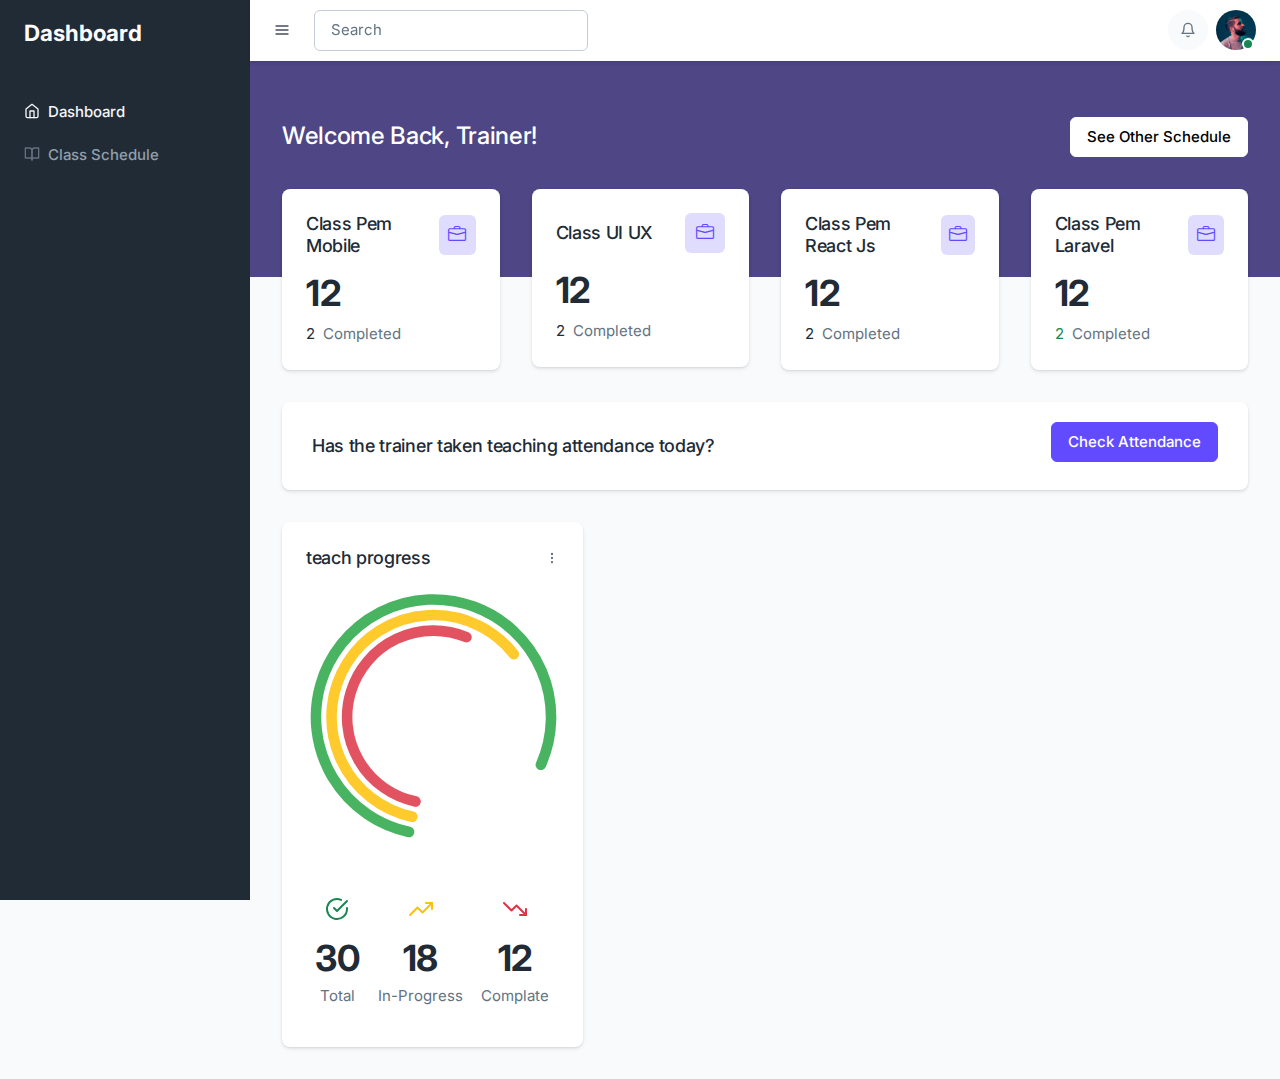
<file: index.html>
<!DOCTYPE html>
<html lang="en">
    <head>
        <!-- Required meta tags -->
        <meta charset="utf-8" />
        <meta name="viewport" content="width=device-width, initial-scale=1, shrink-to-fit=no" />

        <!-- Favicon icon-->
        <link rel="shortcut icon" type="image/x-icon" href="./assets/images/favicon/favicon.ico" />

        <!-- Libs CSS -->

        <link href="./assets/libs/bootstrap-icons/font/bootstrap-icons.css" rel="stylesheet" />
        <link href="./assets/libs/dropzone/dist/dropzone.css" rel="stylesheet" />
        <link href="./assets/libs/@mdi/font/css/materialdesignicons.min.css" rel="stylesheet" />
        <link href="./assets/libs/prismjs/themes/prism-okaidia.css" rel="stylesheet" />

        <link rel="stylesheet" href="https://cdnjs.cloudflare.com/ajax/libs/twitter-bootstrap/5.3.0/css/bootstrap.min.css" />
        <link rel="stylesheet" href="https://cdn.datatables.net/2.0.2/css/dataTables.bootstrap5.css" />
        <!-- Theme CSS -->
        <link rel="stylesheet" href="./assets/css/theme.min.css" />
        <title>Dashboard | Trainer</title>
    </head>

    <body class="bg-light">
        <div id="db-wrapper">
            <!-- navbar vertical -->
            <!-- Sidebar -->
            <nav class="navbar-vertical navbar">
                <div class="nav-scroller">
                    <!-- Brand logo -->
                    <a class="navbar-brand" href="index.html">
                        <p style="color: #fdfdfd; font-weight: bold; font-size: larger">Dashboard</p>
                        <!-- <img src="./assets/images/brand/logo/logo.svg" alt="" /> -->
                    </a>
                    <!-- Navbar nav -->
                    <ul class="navbar-nav flex-column" id="sideNavbar">
                        <li class="nav-item">
                            <a class="nav-link has-arrow active" href="index.html">
                                <i data-feather="home" class="nav-icon icon-xs me-2"></i>
                                Dashboard
                            </a>
                        </li>
                        <li class="nav-item">
                            <a class="nav-link has-arrow" href="kelas.html">
                                <i data-feather="book-open" class="nav-icon icon-xs me-2"></i>
                                Class Schedule
                            </a>
                        </li>
                    </ul>
                </div>
            </nav>
            <!-- Page content -->
            <div id="page-content">
                <div class="header @@classList">
                    <!-- navbar -->
                    <nav class="navbar-classic navbar navbar-expand-lg">
                        <a id="nav-toggle" href="#"><i data-feather="menu" class="nav-icon me-2 icon-xs"></i></a>
                        <div class="ms-lg-3 d-none d-md-none d-lg-block">
                            <!-- Form -->
                            <form class="d-flex align-items-center">
                                <input type="search" class="form-control" placeholder="Search" />
                            </form>
                        </div>
                        <!--Navbar nav -->
                        <ul class="navbar-nav navbar-right-wrap ms-auto d-flex nav-top-wrap">
                            <li class="dropdown stopevent">
                                <a class="btn btn-light btn-icon rounded-circle indicator indicator-primary text-muted" href="#" role="button" id="dropdownNotification" data-bs-toggle="dropdown" aria-haspopup="true" aria-expanded="false">
                                    <i class="icon-xs" data-feather="bell"></i>
                                </a>
                                <div class="dropdown-menu dropdown-menu-lg dropdown-menu-end" aria-labelledby="dropdownNotification">
                                    <div>
                                        <div class="border-bottom px-3 pt-2 pb-3 d-flex justify-content-between align-items-center">
                                            <p class="mb-0 text-dark fw-medium fs-4">Notifications</p>
                                            <a href="#" class="text-muted">
                                                <span>
                                                    <i class="me-1 icon-xxs" data-feather="settings"></i>
                                                </span>
                                            </a>
                                        </div>
                                        <!-- List group -->
                                        <ul class="list-group list-group-flush notification-list-scroll">
                                            <!-- List group item -->
                                            <li class="list-group-item bg-light">
                                                <a href="#" class="text-muted">
                                                    <h5 class="mb-1">Rishi Chopra</h5>
                                                    <p class="mb-0">Mauris blandit erat id nunc blandit, ac eleifend dolor pretium.</p>
                                                </a>
                                            </li>
                                            <!-- List group item -->
                                            <li class="list-group-item">
                                                <a href="#" class="text-muted">
                                                    <h5 class="mb-1">Neha Kannned</h5>
                                                    <p class="mb-0">Proin at elit vel est condimentum elementum id in ante. Maecenas et sapien metus.</p>
                                                </a>
                                            </li>
                                            <!-- List group item -->
                                            <li class="list-group-item">
                                                <a href="#" class="text-muted">
                                                    <h5 class="mb-1">Nirmala Chauhan</h5>
                                                    <p class="mb-0">Morbi maximus urna lobortis elit sollicitudin sollicitudieget elit vel pretium.</p>
                                                </a>
                                            </li>
                                            <!-- List group item -->
                                            <li class="list-group-item">
                                                <a href="#" class="text-muted">
                                                    <h5 class="mb-1">Sina Ray</h5>
                                                    <p class="mb-0">Sed aliquam augue sit amet mauris volutpat hendrerit sed nunc eu diam.</p>
                                                </a>
                                            </li>
                                        </ul>
                                        <div class="border-top px-3 py-2 text-center">
                                            <a href="#" class="text-inherit fw-semi-bold"> View all Notifications </a>
                                        </div>
                                    </div>
                                </div>
                            </li>
                            <!-- List -->
                            <li class="dropdown ms-2">
                                <a class="rounded-circle" href="#" role="button" id="dropdownUser" data-bs-toggle="dropdown" aria-haspopup="true" aria-expanded="false">
                                    <div class="avatar avatar-md avatar-indicators avatar-online">
                                        <img alt="avatar" src="./assets/images/avatar/avatar-1.jpg" class="rounded-circle" />
                                    </div>
                                </a>
                                <div class="dropdown-menu dropdown-menu-end" aria-labelledby="dropdownUser">
                                    <div class="px-4 pb-0 pt-2">
                                        <div class="lh-1">
                                            <h5 class="mb-1">John E. Grainger</h5>
                                            <a href="#" class="text-inherit fs-6">Trainer</a>
                                        </div>
                                        <div class="dropdown-divider mt-3 mb-2"></div>
                                    </div>

                                    <ul class="list-unstyled">
                                        <li>
                                            <a class="dropdown-item" href="./index.html"> <i class="me-2 icon-xxs dropdown-item-icon" data-feather="power"></i>Sign Out </a>
                                        </li>
                                    </ul>
                                </div>
                            </li>
                        </ul>
                    </nav>
                </div>
                <!-- Container fluid -->
                <div class="bg-primary pt-10 pb-21"></div>
                <div class="container-fluid mt-n22 px-6">
                    <div class="row">
                        <div class="col-lg-12 col-md-12 col-12">
                            <!-- Page header -->
                            <div>
                                <div class="d-flex justify-content-between align-items-center">
                                    <div class="mb-2 mb-lg-0">
                                        <h3 class="mb-0 text-white">Welcome Back, Trainer!</h3>
                                    </div>
                                    <div>
                                        <a href="#" class="btn btn-white">See Other Schedule</a>
                                    </div>
                                </div>
                            </div>
                        </div>
                        <div class="col-xl-3 col-lg-6 col-md-12 col-12 mt-6">
                            <!-- card -->
                            <div class="card">
                                <!-- card body -->
                                <div class="card-body">
                                    <!-- heading -->
                                    <div class="d-flex justify-content-between align-items-center mb-3">
                                        <div>
                                            <h4 class="mb-0">Class Pem Mobile</h4>
                                        </div>
                                        <div class="icon-shape icon-md bg-light-primary text-primary rounded-2">
                                            <i class="bi bi-briefcase fs-4"></i>
                                        </div>
                                    </div>
                                    <!-- project number -->
                                    <div>
                                        <h1 class="fw-bold">12</h1>
                                        <p class="mb-0"><span class="text-dark me-2">2</span>Completed</p>
                                    </div>
                                </div>
                            </div>
                        </div>
                        <div class="col-xl-3 col-lg-6 col-md-12 col-12 mt-6">
                            <!-- card -->
                            <div class="card">
                                <!-- card body -->
                                <div class="card-body">
                                    <!-- heading -->
                                    <div class="d-flex justify-content-between align-items-center mb-3">
                                        <div>
                                            <h4 class="mb-0">Class UI UX</h4>
                                        </div>
                                        <div class="icon-shape icon-md bg-light-primary text-primary rounded-2">
                                            <i class="bi bi-briefcase fs-4"></i>
                                        </div>
                                    </div>
                                    <!-- project number -->
                                    <div>
                                        <h1 class="fw-bold">12</h1>
                                        <p class="mb-0"><span class="text-dark me-2">2</span>Completed</p>
                                    </div>
                                </div>
                            </div>
                        </div>
                        <div class="col-xl-3 col-lg-6 col-md-12 col-12 mt-6">
                            <!-- card -->
                            <div class="card">
                                <!-- card body -->
                                <div class="card-body">
                                    <!-- heading -->
                                    <div class="d-flex justify-content-between align-items-center mb-3">
                                        <div>
                                            <h4 class="mb-0">Class Pem React Js</h4>
                                        </div>
                                        <div class="icon-shape icon-md bg-light-primary text-primary rounded-2">
                                            <i class="bi bi-briefcase fs-4"></i>
                                        </div>
                                    </div>
                                    <!-- project number -->
                                    <div>
                                        <h1 class="fw-bold">12</h1>
                                        <p class="mb-0"><span class="text-dark me-2">2</span>Completed</p>
                                    </div>
                                </div>
                            </div>
                        </div>
                        <div class="col-xl-3 col-lg-6 col-md-12 col-12 mt-6">
                            <!-- card -->
                            <div class="card">
                                <!-- card body -->
                                <div class="card-body">
                                    <!-- heading -->
                                    <div class="d-flex justify-content-between align-items-center mb-3">
                                        <div>
                                            <h4 class="mb-0">Class Pem Laravel</h4>
                                        </div>
                                        <div class="icon-shape icon-md bg-light-primary text-primary rounded-2">
                                            <i class="bi bi-briefcase fs-4"></i>
                                        </div>
                                    </div>
                                    <!-- project number -->
                                    <div>
                                        <h1 class="fw-bold">12</h1>
                                        <p class="mb-0"><span class="text-success me-2">2</span>Completed</p>
                                    </div>
                                </div>
                            </div>
                        </div>
                    </div>
                    <!-- row  -->
                    <div class="row mt-6">
                        <div class="col-md-12 col-12">
                            <!-- card  -->
                            <div class="card">
                                <!-- card header  -->
                                <div class="d-flex justify-content-between align-items-center">
                                    <div style="margin-left: 30px" class="py-4">
                                        <h4 class="mb-0">Has the trainer taken teaching attendance today?</h4>
                                    </div>
                                    <div style="margin-right: 30px" class="py-4">
                                        <button type="button" class="btn btn-primary mb-2" data-bs-toggle="modal" data-bs-target="#exampleModal-2">Check Attendance</button>
                                    </div>
                                </div>
                            </div>
                        </div>
                    </div>
                    <!-- data modal -->
                    <div class="modal fade gd-example-modal-xl" id="exampleModal-2" tabindex="-1" role="dialog" aria-labelledby="myExtraLargeModalLabel" aria-hidden="true">
                        <div class="modal-dialog modal-xl">
                            <div class="modal-content">
                                <div class="modal-header">
                                    <h5 class="modal-title" id="exampleModalLabel">Teaching Attendance</h5>
                                </div>
                                <div class="modal-body">
                                    <div class="table-responsive">
                                        <table id="example" class="table text-nowrap mb-0" style="width: 100%">
                                            <thead class="table-light">
                                                <tr>
                                                    <th>Project name</th>
                                                    <th>Hours</th>
                                                    <th>priority</th>
                                                    <th>Members</th>
                                                    <th>Progress</th>
                                                </tr>
                                            </thead>
                                            <tbody>
                                                <tr>
                                                    <td class="align-middle">
                                                        <div class="d-flex align-items-center">
                                                            <div>
                                                                <button type="button" class="btn btn-icon btn-white border border-2 rounded-circle btn-dashed ms-2" data-bs-target="#exampleModalToggle2" data-bs-toggle="modal" data-bs-dismiss="modal">
                                                                    <svg viewBox="0 0 24 24" width="44" height="44" stroke="#0066ff" stroke-width="2" fill="none" stroke-linecap="round" stroke-linejoin="round" class="css-i6dzq1">
                                                                        <circle cx="12" cy="12" r="10"></circle>
                                                                        <line x1="12" y1="16" x2="12" y2="12"></line>
                                                                        <line x1="12" y1="8" x2="12.01" y2="8"></line>
                                                                    </svg>
                                                                </button>
                                                            </div>
                                                            <div class="ms-3 lh-1">
                                                                <h5 class="mb-1"><a href="#" class="text-inherit">Dropbox Design System</a></h5>
                                                            </div>
                                                        </div>
                                                    </td>
                                                    <td class="align-middle">34</td>
                                                    <td class="align-middle"><span class="badge bg-warning">Medium</span></td>
                                                    <td class="align-middle">
                                                        <div class="avatar-group">
                                                            <span class="avatar avatar-sm">
                                                                <img alt="avatar" src="assets/images/avatar/avatar-1.jpg" class="rounded-circle" />
                                                            </span>
                                                            <span class="avatar avatar-sm">
                                                                <img alt="avatar" src="assets/images/avatar/avatar-2.jpg" class="rounded-circle" />
                                                            </span>
                                                            <span class="avatar avatar-sm">
                                                                <img alt="avatar" src="assets/images/avatar/avatar-3.jpg" class="rounded-circle" />
                                                            </span>
                                                            <span class="avatar avatar-sm avatar-primary">
                                                                <span class="avatar-initials rounded-circle fs-6">+5</span>
                                                            </span>
                                                        </div>
                                                    </td>
                                                    <td class="align-middle text-dark">
                                                        <div class="float-start me-3">15%</div>
                                                        <div class="mt-2">
                                                            <div class="progress" style="height: 5px">
                                                                <div class="progress-bar" role="progressbar" style="width: 15%" aria-valuenow="15" aria-valuemin="0" aria-valuemax="100"></div>
                                                            </div>
                                                        </div>
                                                    </td>
                                                </tr>
                                                
                                                <tr>
                                                    <td class="align-middle">
                                                        <div class="d-flex align-items-center">
                                                            <div>
                                                                <button type="button" class="btn btn-icon btn-white border border-2 rounded-circle btn-dashed ms-2" data-bs-target="#exampleModalToggle2" data-bs-toggle="modal" data-bs-dismiss="modal">
                                                                    <svg viewBox="0 0 24 24" width="44" height="44" stroke="#0066ff" stroke-width="2" fill="none" stroke-linecap="round" stroke-linejoin="round" class="css-i6dzq1">
                                                                        <circle cx="12" cy="12" r="10"></circle>
                                                                        <line x1="12" y1="16" x2="12" y2="12"></line>
                                                                        <line x1="12" y1="8" x2="12.01" y2="8"></line>
                                                                    </svg>
                                                                </button>
                                                            </div>
                                                            <div class="ms-3 lh-1">
                                                                <h5 class="mb-1"><a href="#" class="text-inherit">Slack Team UI Design</a></h5>
                                                            </div>
                                                        </div>
                                                    </td>
                                                    <td class="align-middle">47</td>
                                                    <td class="align-middle"><span class="badge bg-danger">High</span></td>
                                                    <td class="align-middle">
                                                        <div class="avatar-group">
                                                            <span class="avatar avatar-sm">
                                                                <img alt="avatar" src="assets/images/avatar/avatar-4.jpg" class="rounded-circle" />
                                                            </span>
                                                            <span class="avatar avatar-sm">
                                                                <img alt="avatar" src="assets/images/avatar/avatar-5.jpg" class="rounded-circle" />
                                                            </span>
                                                            <span class="avatar avatar-sm">
                                                                <img alt="avatar" src="assets/images/avatar/avatar-6.jpg" class="rounded-circle" />
                                                            </span>
                                                            <span class="avatar avatar-sm avatar-primary">
                                                                <span class="avatar-initials rounded-circle fs-6">+5</span>
                                                            </span>
                                                        </div>
                                                    </td>
                                                    <td class="align-middle text-dark">
                                                        <div class="float-start me-3">35%</div>
                                                        <div class="mt-2">
                                                            <div class="progress" style="height: 5px">
                                                                <div class="progress-bar" role="progressbar" style="width: 35%" aria-valuenow="35" aria-valuemin="0" aria-valuemax="100"></div>
                                                            </div>
                                                        </div>
                                                    </td>
                                                </tr>
                                                
                                                <tr>
                                                    <td class="align-middle">
                                                        <div class="d-flex align-items-center">
                                                            <div>
                                                                <button type="button" class="btn btn-icon btn-white border border-2 rounded-circle btn-dashed ms-2" data-bs-target="#exampleModalToggle2" data-bs-toggle="modal" data-bs-dismiss="modal">
                                                                    <svg viewBox="0 0 24 24" width="44" height="44" stroke="#0066ff" stroke-width="2" fill="none" stroke-linecap="round" stroke-linejoin="round" class="css-i6dzq1">
                                                                        <circle cx="12" cy="12" r="10"></circle>
                                                                        <line x1="12" y1="16" x2="12" y2="12"></line>
                                                                        <line x1="12" y1="8" x2="12.01" y2="8"></line>
                                                                    </svg>
                                                                </button>
                                                            </div>
                                                            <div class="ms-3 lh-1">
                                                                <h5 class="mb-1"><a href="#" class="text-inherit">GitHub Satellite</a></h5>
                                                            </div>
                                                        </div>
                                                    </td>
                                                    <td class="align-middle">120</td>
                                                    <td class="align-middle"><span class="badge bg-info">Low</span></td>
                                                    <td class="align-middle">
                                                        <div class="avatar-group">
                                                            <span class="avatar avatar-sm">
                                                                <img alt="avatar" src="assets/images/avatar/avatar-7.jpg" class="rounded-circle" />
                                                            </span>
                                                            <span class="avatar avatar-sm">
                                                                <img alt="avatar" src="assets/images/avatar/avatar-8.jpg" class="rounded-circle" />
                                                            </span>
                                                            <span class="avatar avatar-sm">
                                                                <img alt="avatar" src="assets/images/avatar/avatar-9.jpg" class="rounded-circle" />
                                                            </span>
                                                            <span class="avatar avatar-sm avatar-primary">
                                                                <span class="avatar-initials rounded-circle fs-6">+1</span>
                                                            </span>
                                                        </div>
                                                    </td>
                                                    <td class="align-middle text-dark">
                                                        <div class="float-start me-3">75%</div>
                                                        <div class="mt-2">
                                                            <div class="progress" style="height: 5px">
                                                                <div class="progress-bar" role="progressbar" style="width: 75%" aria-valuenow="75" aria-valuemin="0" aria-valuemax="100"></div>
                                                            </div>
                                                        </div>
                                                    </td>
                                                </tr>
                                                
                                                <tr>
                                                    <td class="align-middle">
                                                        <div class="d-flex align-items-center">
                                                            <div>
                                                                <button type="button" class="btn btn-icon btn-white border border-2 rounded-circle btn-dashed ms-2" data-bs-target="#exampleModalToggle2" data-bs-toggle="modal" data-bs-dismiss="modal">
                                                                    <svg viewBox="0 0 24 24" width="44" height="44" stroke="#0066ff" stroke-width="2" fill="none" stroke-linecap="round" stroke-linejoin="round" class="css-i6dzq1">
                                                                        <circle cx="12" cy="12" r="10"></circle>
                                                                        <line x1="12" y1="16" x2="12" y2="12"></line>
                                                                        <line x1="12" y1="8" x2="12.01" y2="8"></line>
                                                                    </svg>
                                                                </button>
                                                            </div>
                                                            <div class="ms-3 lh-1">
                                                                <h5 class="mb-1"><a href="#" class="text-inherit">3D Character Modelling</a></h5>
                                                            </div>
                                                        </div>
                                                    </td>
                                                    <td class="align-middle">89</td>
                                                    <td class="align-middle"><span class="badge bg-warning">Medium</span></td>
                                                    <td class="align-middle">
                                                        <div class="avatar-group">
                                                            <span class="avatar avatar-sm">
                                                                <img alt="avatar" src="assets/images/avatar/avatar-10.jpg" class="rounded-circle" />
                                                            </span>
                                                            <span class="avatar avatar-sm">
                                                                <img alt="avatar" src="assets/images/avatar/avatar-11.jpg" class="rounded-circle" />
                                                            </span>
                                                            <span class="avatar avatar-sm">
                                                                <img alt="avatar" src="assets/images/avatar/avatar-12.jpg" class="rounded-circle" />
                                                            </span>
                                                            <span class="avatar avatar-sm avatar-primary">
                                                                <span class="avatar-initials rounded-circle fs-6">+5</span>
                                                            </span>
                                                        </div>
                                                    </td>
                                                    <td class="align-middle text-dark">
                                                        <div class="float-start me-3">63%</div>
                                                        <div class="mt-2">
                                                            <div class="progress" style="height: 5px">
                                                                <div class="progress-bar" role="progressbar" style="width: 63%" aria-valuenow="63" aria-valuemin="0" aria-valuemax="100"></div>
                                                            </div>
                                                        </div>
                                                    </td>
                                                </tr>
                                                
                                                <tr>
                                                    <td class="align-middle">
                                                        <div class="d-flex align-items-center">
                                                            <div>
                                                                <button type="button" class="btn btn-icon btn-white border border-2 rounded-circle btn-dashed ms-2" data-bs-target="#exampleModalToggle2" data-bs-toggle="modal" data-bs-dismiss="modal">
                                                                    <svg viewBox="0 0 24 24" width="44" height="44" stroke="#0066ff" stroke-width="2" fill="none" stroke-linecap="round" stroke-linejoin="round" class="css-i6dzq1">
                                                                        <circle cx="12" cy="12" r="10"></circle>
                                                                        <line x1="12" y1="16" x2="12" y2="12"></line>
                                                                        <line x1="12" y1="8" x2="12.01" y2="8"></line>
                                                                    </svg>
                                                                </button>
                                                            </div>
                                                            <div class="ms-3 lh-1">
                                                                <h5 class="mb-1"><a href="#" class="text-inherit">Webapp Design System</a></h5>
                                                            </div>
                                                        </div>
                                                    </td>
                                                    <td class="align-middle">108</td>
                                                    <td class="align-middle"><span class="badge bg-success">Track</span></td>
                                                    <td class="align-middle">
                                                        <div class="avatar-group">
                                                            <span class="avatar avatar-sm">
                                                                <img alt="avatar" src="assets/images/avatar/avatar-13.jpg" class="rounded-circle" />
                                                            </span>
                                                            <span class="avatar avatar-sm">
                                                                <img alt="avatar" src="assets/images/avatar/avatar-14.jpg" class="rounded-circle" />
                                                            </span>
                                                            <span class="avatar avatar-sm">
                                                                <img alt="avatar" src="assets/images/avatar/avatar-15.jpg" class="rounded-circle" />
                                                            </span>
                                                            <span class="avatar avatar-sm avatar-primary">
                                                                <span class="avatar-initials rounded-circle fs-6">+5</span>
                                                            </span>
                                                        </div>
                                                    </td>
                                                    <td class="align-middle text-dark">
                                                        <div class="float-start me-3">100%</div>
                                                        <div class="mt-2">
                                                            <div class="progress" style="height: 5px">
                                                                <div class="progress-bar bg-success" role="progressbar" style="width: 100%" aria-valuenow="100" aria-valuemin="0" aria-valuemax="100"></div>
                                                            </div>
                                                        </div>
                                                    </td>
                                                </tr>
                                                
                                                <tr>
                                                    <td class="align-middle border-bottom-0">
                                                        <div class="d-flex align-items-center">
                                                            <div>
                                                                <button type="button" class="btn btn-icon btn-white border border-2 rounded-circle btn-dashed ms-2" data-bs-target="#exampleModalToggle2" data-bs-toggle="modal" data-bs-dismiss="modal">
                                                                    <svg viewBox="0 0 24 24" width="44" height="44" stroke="#0066ff" stroke-width="2" fill="none" stroke-linecap="round" stroke-linejoin="round" class="css-i6dzq1">
                                                                        <circle cx="12" cy="12" r="10"></circle>
                                                                        <line x1="12" y1="16" x2="12" y2="12"></line>
                                                                        <line x1="12" y1="8" x2="12.01" y2="8"></line>
                                                                    </svg>
                                                                </button>
                                                            </div>
                                                            <div class="ms-3 lh-1">
                                                                <h5 class="mb-1"><a href="#" class="text-inherit">Github Event Design</a></h5>
                                                            </div>
                                                        </div>
                                                    </td>
                                                    <td class="align-middle border-bottom-0">120</td>
                                                    <td class="align-middle border-bottom-0"><span class="badge bg-info">Low</span></td>
                                                    <td class="align-middle border-bottom-0">
                                                        <div class="avatar-group">
                                                            <span class="avatar avatar-sm">
                                                                <img alt="avatar" src="assets/images/avatar/avatar-13.jpg" class="rounded-circle" />
                                                            </span>
                                                            <span class="avatar avatar-sm">
                                                                <img alt="avatar" src="assets/images/avatar/avatar-14.jpg" class="rounded-circle" />
                                                            </span>
                                                            <span class="avatar avatar-sm">
                                                                <img alt="avatar" src="assets/images/avatar/avatar-15.jpg" class="rounded-circle" />
                                                            </span>
                                                            <span class="avatar avatar-sm avatar-primary">
                                                                <span class="avatar-initials rounded-circle fs-6">+1</span>
                                                            </span>
                                                        </div>
                                                    </td>
                                                    <td class="align-middle text-dark border-bottom-0">
                                                        <div class="float-start me-3">75%</div>
                                                        <div class="mt-2">
                                                            <div class="progress" style="height: 5px">
                                                                <div class="progress-bar" role="progressbar" style="width: 75%" aria-valuenow="75" aria-valuemin="0" aria-valuemax="100"></div>
                                                            </div>
                                                        </div>
                                                    </td>
                                                </tr>
                                            </tbody>
                                        </table>
                                    </div>
                                </div>
                                <!-- <div class="modal-footer">
                                    <button type="button" class="btn btn-secondary" data-bs-dismiss="modal">Close</button>
                                    <button type="button" class="btn btn-primary">Save changes</button>
                                </div> -->
                            </div>
                        </div>
                    </div>
                    <!-- data modal -->

                    <!-- data detail -->
                    <div class="modal fade" id="exampleModalToggle2" aria-hidden="true" aria-labelledby="exampleModalToggleLabel2" tabindex="-1">
                        <div class="modal-dialog modal-dialog-centered" role="document">
                            <div class="modal-content">
                                <div class="modal-header">
                                    <h5 class="modal-title" id="exampleModalCenterTitle">Detail Teaching Attendance</h5>
                                </div>
                                <div class="modal-body">
                                    <table class="table">
                                        <tbody>
                                            <tr data-dt-row="99" data-dt-column="2">
                                                <td>Tanggal Pinjam:</td>
                                                <td>01 Januari 2024</td>
                                            </tr>
                                            <tr data-dt-row="99" data-dt-column="3">
                                                <td>Tanggal Kembali:</td>
                                                <td>03 Maret 2024</td>
                                            </tr>
                                            <tr data-dt-row="99" data-dt-column="4">
                                                <td>Tujuan:</td>
                                                <td>Pribadi</td>
                                            </tr>
                                            <tr data-dt-row="99" data-dt-column="5">
                                                <td>Keterangan:</td>
                                                <td>Apapun yang penting saya pinjam</td>
                                            </tr>
                                            <tr data-dt-row="99" data-dt-column="8">
                                                <td>Aksi:</td>
                                                <td>
                                                    <button type="button" class="btn btn-danger">
                                                        <svg viewBox="0 0 24 24" width="24" height="24" stroke="currentColor" stroke-width="2" fill="none" stroke-linecap="round" stroke-linejoin="round" class="css-i6dzq1">
                                                            <polyline points="3 6 5 6 21 6"></polyline>
                                                            <path d="M19 6v14a2 2 0 0 1-2 2H7a2 2 0 0 1-2-2V6m3 0V4a2 2 0 0 1 2-2h4a2 2 0 0 1 2 2v2"></path>
                                                            <line x1="10" y1="11" x2="10" y2="17"></line>
                                                            <line x1="14" y1="11" x2="14" y2="17"></line>
                                                        </svg>
                                                        Hapus
                                                    </button>
                                                    <!-- |
                                                    <button type="button" class="btn btn-warning" data-bs-target="#modalToggle2" data-bs-toggle="modal" data-bs-dismiss="modal">
                                                        <i class="bx bx-edit-alt" style="margin-right: 5px"></i>
                                                        Edit
                                                    </button> -->
                                                </td>
                                            </tr>
                                        </tbody>
                                    </table>
                                </div>
                                <!-- <div class="modal-footer">
                                    <button type="button" class="btn btn-secondary" data-bs-dismiss="modal">Close</button>
                                    <button type="button" class="btn btn-primary">Save changes</button>
                                </div> -->
                            </div>
                        </div>
                    </div>
                    <!-- end -->

                    <!-- row  -->
                    <div class="row my-6">
                        <div class="col-xl-4 col-lg-12 col-md-12 col-12 mb-6 mb-xl-0">
                            <!-- card  -->
                            <div class="card h-100">
                                <!-- card body  -->
                                <div class="card-body">
                                    <div class="d-flex align-items-center justify-content-between">
                                        <div>
                                            <h4 class="mb-0">teach progress</h4>
                                        </div>
                                        <!-- dropdown  -->
                                        <div class="dropdown dropstart">
                                            <a class="text-muted text-primary-hover" href="#" role="button" id="dropdownTask" data-bs-toggle="dropdown" aria-haspopup="true" aria-expanded="false">
                                                <i class="icon-xxs" data-feather="more-vertical"></i>
                                            </a>
                                            <div class="dropdown-menu" aria-labelledby="dropdownTask">
                                                <a class="dropdown-item" href="#">Action</a>
                                                <a class="dropdown-item" href="#">Another action</a>
                                                <a class="dropdown-item" href="#">Something else here</a>
                                            </div>
                                        </div>
                                    </div>
                                    <!-- chart  -->
                                    <div class="mb-8">
                                        <div id="perfomanceChart"></div>
                                    </div>
                                    <!-- icon with content  -->
                                    <div class="d-flex align-items-center justify-content-around">
                                        <div class="text-center">
                                            <i class="icon-sm text-success" data-feather="check-circle"></i>
                                            <h1 class="mt-3 mb-1 fw-bold">30</h1>
                                            <p>Total</p>
                                        </div>
                                        <div class="text-center">
                                            <i class="icon-sm text-warning" data-feather="trending-up"></i>
                                            <h1 class="mt-3 mb-1 fw-bold">18</h1>
                                            <p>In-Progress</p>
                                        </div>
                                        <div class="text-center">
                                            <i class="icon-sm text-danger" data-feather="trending-down"></i>
                                            <h1 class="mt-3 mb-1 fw-bold">12</h1>
                                            <p>Complate</p>
                                        </div>
                                    </div>
                                </div>
                            </div>
                        </div>
                        <!-- card  -->
                    </div>
                </div>
            </div>
        </div>

        <!-- Scripts -->
        <!-- Libs JS -->
        <script defer src="https://code.jquery.com/jquery-3.7.1.js"></script>
        <script defer src="https://cdn.datatables.net/2.0.2/js/dataTables.js"></script>
        <script defer src="https://cdn.datatables.net/2.0.2/js/dataTables.bootstrap5.js"></script>

        <script src="./assets/libs/jquery/dist/jquery.min.js"></script>
        <script src="./assets/libs/bootstrap/dist/js/bootstrap.bundle.min.js"></script>
        <script src="./assets/libs/jquery-slimscroll/jquery.slimscroll.min.js"></script>
        <script src="./assets/libs/feather-icons/dist/feather.min.js"></script>
        <script src="./assets/libs/prismjs/prism.js"></script>
        <script src="./assets/libs/apexcharts/dist/apexcharts.min.js"></script>
        <script src="./assets/libs/dropzone/dist/min/dropzone.min.js"></script>
        <script src="./assets/libs/prismjs/plugins/toolbar/prism-toolbar.min.js"></script>
        <script src="./assets/libs/prismjs/plugins/copy-to-clipboard/prism-copy-to-clipboard.min.js"></script>

        <!-- Theme JS -->
        <script src="./assets/js/theme.min.js"></script>
        <script defer src="assets/script.js"></script>
    </body>
</html>
</file>
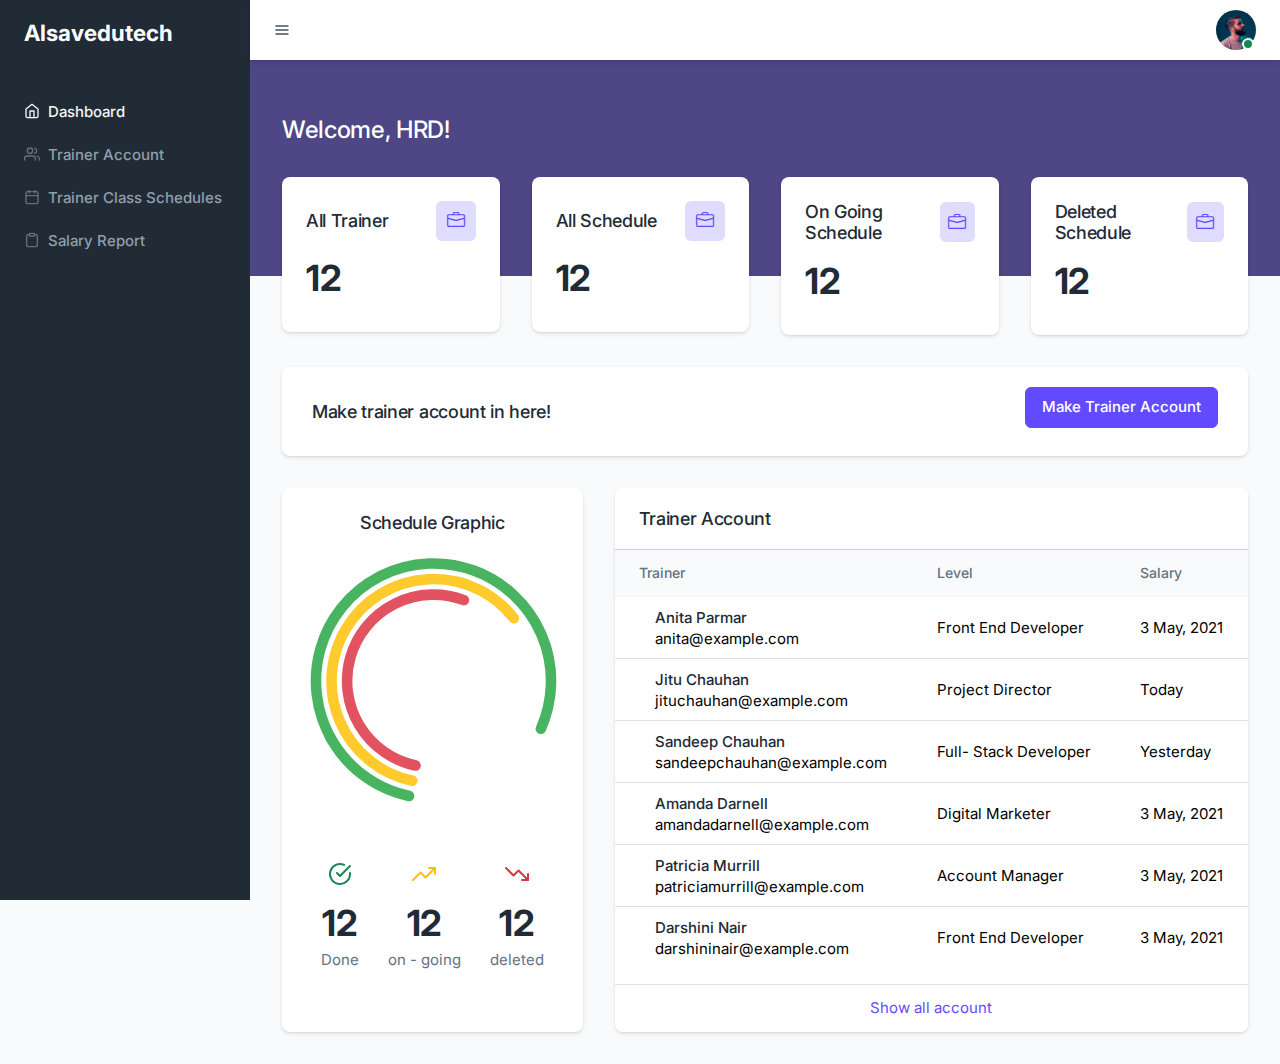
<file: dashboard/hrd/index.html>
<!DOCTYPE html>
<html lang="en">
    <head>
        <!-- Required meta tags -->
        <meta charset="utf-8" />
        <meta name="viewport" content="width=device-width, initial-scale=1, shrink-to-fit=no" />

        <!-- Favicon icon-->
        <link rel="shortcut icon" type="image/x-icon" href="../../assets/images/favicon/favicon.ico" />

        <!-- Libs CSS -->

        <link href="../../assets/libs/bootstrap-icons/font/bootstrap-icons.css" rel="stylesheet" />
        <link href="../../assets/libs/dropzone/dist/dropzone.css" rel="stylesheet" />
        <link href="../../assets/libs/@mdi/font/css/materialdesignicons.min.css" rel="stylesheet" />
        <link href="../../assets/libs/prismjs/themes/prism-okaidia.css" rel="stylesheet" />

        <link rel="stylesheet" href="https://cdnjs.cloudflare.com/ajax/libs/twitter-bootstrap/5.3.0/css/bootstrap.min.css" />
        <link rel="stylesheet" href="https://cdn.datatables.net/2.0.2/css/dataTables.bootstrap5.css" />
        <!-- Theme CSS -->
        <link rel="stylesheet" href="../../assets/css/theme.min.css" />
        <title>Dashboard | HRD</title>
    </head>

    <body class="bg-light">
        <div id="db-wrapper">
            <!-- navbar vertical -->
            <!-- Sidebar -->
            <nav class="navbar-vertical navbar">
                <div class="nav-scroller">
                    <!-- Brand logo -->
                    <a class="navbar-brand" href="index.html">
                        <p style="color: #fdfdfd; font-weight: bold; font-size: larger">Alsavedutech</p>
                        <!-- <img src="./assets/images/brand/logo/logo.svg" alt="" /> -->
                    </a>
                    <!-- Navbar nav -->
                    <ul class="navbar-nav flex-column" id="sideNavbar">
                        <li class="nav-item">
                            <a class="nav-link has-arrow active" href="index.html">
                                <i data-feather="home" class="nav-icon icon-xs me-2"></i>
                                Dashboard
                            </a>
                        </li>
                        <li class="nav-item">
                            <a class="nav-link has-arrow" href="akun_trainer.html">
                                <i data-feather="users" class="nav-icon icon-xs me-2"></i>
                                Trainer Account
                            </a>
                        </li>
                        <li class="nav-item">
                            <a class="nav-link has-arrow" href="jadwal.html">
                                <i data-feather="calendar" class="nav-icon icon-xs me-2"></i>
                                Trainer Class Schedules
                            </a>
                        </li>
                        <li class="nav-item">
                            <a class="nav-link has-arrow" href="gaji.html">
                                <i data-feather="clipboard" class="nav-icon icon-xs me-2"></i>
                                Salary Report
                            </a>
                        </li>
                        <!-- <li class="nav-item">
                            <a class="nav-link has-arrow collapsed" href="#!" data-bs-toggle="collapse" data-bs-target="#navAuthentication" aria-expanded="false" aria-controls="navAuthentication">
                                <i data-feather="clipboard" class="nav-icon icon-xs me-2"></i>
                                Salary Report
                            </a>
                            <div id="navAuthentication" class="collapse" data-bs-parent="#sideNavbar">
                                <ul class="nav flex-column">
                                    <li class="nav-item">
                                        <a class="nav-link" href="gaji.html"> Data Salary</a>
                                    </li>
                                    <li class="nav-item">
                                        <a class="nav-link" href="./pages/sign-up.html"> Status Salary</a>
                                    </li>
                                </ul>
                            </div>
                        </li> -->
                    </ul>
                </div>
            </nav>
            <!-- Page content -->
            <div id="page-content">
                <div class="header @@classList">
                    <!-- navbar -->
                    <nav class="navbar-classic navbar navbar-expand-lg">
                        <a id="nav-toggle" href="#"><i data-feather="menu" class="nav-icon me-2 icon-xs"></i></a>
                        <div class="ms-lg-3 d-none d-md-none d-lg-block">
                            <!-- Form
                            <form class="d-flex align-items-center">
                                <input type="search" class="form-control" placeholder="Search" />
                            </form> -->
                        </div>
                        <!--Navbar nav -->
                        <ul class="navbar-nav navbar-right-wrap ms-auto d-flex nav-top-wrap">
                            <!-- List -->
                            <li class="dropdown ms-2">
                                <a class="rounded-circle" href="#" role="button" id="dropdownUser" data-bs-toggle="dropdown" aria-haspopup="true" aria-expanded="false">
                                    <div class="avatar avatar-md avatar-indicators avatar-online">
                                        <img alt="avatar" src="../../assets/images/avatar/avatar-1.jpg" class="rounded-circle" />
                                    </div>
                                </a>
                                <div class="dropdown-menu dropdown-menu-end" aria-labelledby="dropdownUser">
                                    <div class="px-4 pb-0 pt-2">
                                        <div class="lh-1">
                                            <h5 class="mb-1">Okta Mada</h5>
                                            <a href="#" class="text-inherit fs-6">HRD</a>
                                        </div>
                                        <div class="dropdown-divider mt-3 mb-2"></div>
                                    </div>

                                    <ul class="list-unstyled">
                                        <li>
                                            <a class="dropdown-item" href="./index.html"> <i class="me-2 icon-xxs dropdown-item-icon" data-feather="power"></i>Sign Out </a>
                                        </li>
                                    </ul>
                                </div>
                            </li>
                        </ul>
                    </nav>
                </div>
                <!-- Container fluid -->
                <div class="bg-primary pt-10 pb-21"></div>
                <div class="container-fluid mt-n22 px-6">
                    <div class="row">
                        <div class="col-lg-12 col-md-12 col-12">
                            <!-- Page header -->
                            <div>
                                <div class="d-flex justify-content-between align-items-center">
                                    <div class="mb-2 mb-lg-0">
                                        <h3 class="mb-0 text-white">Welcome, HRD!</h3>
                                    </div>
                                    <!-- <div>
                                        <a href="#" class="btn btn-white">See other classes</a>
                                    </div> -->
                                </div>
                            </div>
                        </div>
                        <div class="col-xl-3 col-lg-6 col-md-12 col-12 mt-6">
                            <!-- card -->
                            <div class="card">
                                <!-- card body -->
                                <div class="card-body">
                                    <!-- heading -->
                                    <div class="d-flex justify-content-between align-items-center mb-3">
                                        <div>
                                            <h4 class="mb-0">All Trainer</h4>
                                        </div>
                                        <div class="icon-shape icon-md bg-light-primary text-primary rounded-2">
                                            <i class="bi bi-briefcase fs-4"></i>
                                        </div>
                                    </div>
                                    <!-- project number -->
                                    <div>
                                        <h1 class="fw-bold">12</h1>
                                        <!-- <p class="mb-0"><span class="text-dark me-2">2</span>Completed</p> -->
                                    </div>
                                </div>
                            </div>
                        </div>
                        <div class="col-xl-3 col-lg-6 col-md-12 col-12 mt-6">
                            <!-- card -->
                            <div class="card">
                                <!-- card body -->
                                <div class="card-body">
                                    <!-- heading -->
                                    <div class="d-flex justify-content-between align-items-center mb-3">
                                        <div>
                                            <h4 class="mb-0">All Schedule</h4>
                                        </div>
                                        <div class="icon-shape icon-md bg-light-primary text-primary rounded-2">
                                            <i class="bi bi-briefcase fs-4"></i>
                                        </div>
                                    </div>
                                    <!-- project number -->
                                    <div>
                                        <h1 class="fw-bold">12</h1>
                                        <!-- <p class="mb-0"><span class="text-dark me-2">2</span>Completed</p> -->
                                    </div>
                                </div>
                            </div>
                        </div>
                        <div class="col-xl-3 col-lg-6 col-md-12 col-12 mt-6">
                            <!-- card -->
                            <div class="card">
                                <!-- card body -->
                                <div class="card-body">
                                    <!-- heading -->
                                    <div class="d-flex justify-content-between align-items-center mb-3">
                                        <div>
                                            <h4 class="mb-0">On Going Schedule</h4>
                                        </div>
                                        <div class="icon-shape icon-md bg-light-primary text-primary rounded-2">
                                            <i class="bi bi-briefcase fs-4"></i>
                                        </div>
                                    </div>
                                    <!-- project number -->
                                    <div>
                                        <h1 class="fw-bold">12</h1>
                                        <!-- <p class="mb-0"><span class="text-dark me-2">2</span>Completed</p> -->
                                    </div>
                                </div>
                            </div>
                        </div>
                        <div class="col-xl-3 col-lg-6 col-md-12 col-12 mt-6">
                            <!-- card -->
                            <div class="card">
                                <!-- card body -->
                                <div class="card-body">
                                    <!-- heading -->
                                    <div class="d-flex justify-content-between align-items-center mb-3">
                                        <div>
                                            <h4 class="mb-0">Deleted Schedule</h4>
                                        </div>
                                        <div class="icon-shape icon-md bg-light-primary text-primary rounded-2">
                                            <i class="bi bi-briefcase fs-4"></i>
                                        </div>
                                    </div>
                                    <!-- project number -->
                                    <div>
                                        <h1 class="fw-bold">12</h1>
                                        <!-- <p class="mb-0"><span class="text-success me-2">2</span>Completed</p> -->
                                    </div>
                                </div>
                            </div>
                        </div>
                    </div>
                    <!-- row  -->
                    <div class="row mt-6">
                        <div class="col-md-12 col-12">
                            <!-- card  -->
                            <div class="card">
                                <!-- card header  -->
                                <div class="d-flex justify-content-between align-items-center">
                                    <div style="margin-left: 30px" class="py-4">
                                        <h4 class="mb-0">Make trainer account in here!</h4>
                                    </div>
                                    <div style="margin-right: 30px" class="py-4">
                                        <a href="akun_trainer.html" class="btn btn-primary mb-2">Make Trainer Account</a>
                                    </div>
                                </div>
                            </div>
                        </div>
                    </div>

                    <!-- row  -->
                    <div class="row my-6">
                        <div class="col-xl-4 col-lg-12 col-md-12 col-12 mb-6 mb-xl-0">
                            <!-- card  -->
                            <div class="card h-100">
                                <!-- card body  -->
                                <div class="card-body">
                                    <div class="d-flex" style="justify-content: center">
                                        <div>
                                            <h4 class="mb-0">Schedule Graphic</h4>
                                        </div>
                                        <!-- dropdown  -->
                                        <!-- <div class="dropdown dropstart">
                                            <a class="text-muted text-primary-hover" href="#" role="button" id="dropdownTask" data-bs-toggle="dropdown" aria-haspopup="true" aria-expanded="false">
                                                <i class="icon-xxs" data-feather="more-vertical"></i>
                                            </a>
                                            <div class="dropdown-menu" aria-labelledby="dropdownTask">
                                                <a class="dropdown-item" href="#">Action</a>
                                                <a class="dropdown-item" href="#">Another action</a>
                                                <a class="dropdown-item" href="#">Something else here</a>
                                            </div>
                                        </div> -->
                                    </div>
                                    <!-- chart  -->
                                    <div class="mb-8">
                                        <div id="perfomanceChart"></div>
                                    </div>
                                    <!-- icon with content  -->
                                    <div class="d-flex align-items-center justify-content-around">
                                        <div class="text-center">
                                            <i class="icon-sm text-success" data-feather="check-circle"></i>
                                            <h1 class="mt-3 mb-1 fw-bold">12</h1>
                                            <p>Done</p>
                                        </div>
                                        <div class="text-center">
                                            <i class="icon-sm text-warning" data-feather="trending-up"></i>
                                            <h1 class="mt-3 mb-1 fw-bold">12</h1>
                                            <p>on - going</p>
                                        </div>
                                        <div class="text-center">
                                            <i class="icon-sm text-danger" data-feather="trending-down"></i>
                                            <h1 class="mt-3 mb-1 fw-bold">12</h1>
                                            <p>deleted</p>
                                        </div>
                                    </div>
                                </div>
                            </div>
                        </div>
                        <!-- card  -->
                        <div class="col-xl-8 col-lg-12 col-md-12 col-12">
                            <div class="card h-100">
                                <!-- card header  -->
                                <div class="card-header bg-white py-4">
                                    <h4 class="mb-0">Trainer Account</h4>
                                </div>
                                <!-- table  -->
                                <div class="table-responsive">
                                    <table class="table text-nowrap">
                                        <thead class="table-light">
                                            <tr>
                                                <th>Trainer</th>
                                                <th>Level</th>
                                                <th>Salary</th>
                                            </tr>
                                        </thead>
                                        <tbody>
                                            <tr>
                                                <td class="align-middle">
                                                    <div class="d-flex align-items-center">
                                                        <div class="ms-3 lh-1">
                                                            <h5 class="mb-1">Anita Parmar</h5>
                                                            <p class="mb-0">anita@example.com</p>
                                                        </div>
                                                    </div>
                                                </td>
                                                <td class="align-middle">Front End Developer</td>
                                                <td class="align-middle">3 May, 2021</td>
                                            </tr>
                                            <tr>
                                                <td class="align-middle">
                                                    <div class="d-flex align-items-center">
                                                        <div class="ms-3 lh-1">
                                                            <h5 class="mb-1">Jitu Chauhan</h5>
                                                            <p class="mb-0">jituchauhan@example.com</p>
                                                        </div>
                                                    </div>
                                                </td>
                                                <td class="align-middle">Project Director</td>
                                                <td class="align-middle">Today</td>
                                            </tr>
                                            <tr>
                                                <td class="align-middle">
                                                    <div class="d-flex align-items-center">
                                                        <div class="ms-3 lh-1">
                                                            <h5 class="mb-1">Sandeep Chauhan</h5>
                                                            <p class="mb-0">sandeepchauhan@example.com</p>
                                                        </div>
                                                    </div>
                                                </td>
                                                <td class="align-middle">Full- Stack Developer</td>
                                                <td class="align-middle">Yesterday</td>
                                            </tr>
                                            <tr>
                                                <td class="align-middle">
                                                    <div class="d-flex align-items-center">
                                                        <div class="ms-3 lh-1">
                                                            <h5 class="mb-1">Amanda Darnell</h5>
                                                            <p class="mb-0">amandadarnell@example.com</p>
                                                        </div>
                                                    </div>
                                                </td>
                                                <td class="align-middle">Digital Marketer</td>
                                                <td class="align-middle">3 May, 2021</td>
                                            </tr>
                                            <tr>
                                                <td class="align-middle">
                                                    <div class="d-flex align-items-center">
                                                        <div class="ms-3 lh-1">
                                                            <h5 class="mb-1">Patricia Murrill</h5>
                                                            <p class="mb-0">patriciamurrill@example.com</p>
                                                        </div>
                                                    </div>
                                                </td>
                                                <td class="align-middle">Account Manager</td>
                                                <td class="align-middle">3 May, 2021</td>
                                            </tr>
                                            <tr>
                                                <td class="align-middle border-bottom-0">
                                                    <div class="d-flex align-items-center">
                                                        <div class="ms-3 lh-1">
                                                            <h5 class="mb-1">Darshini Nair</h5>
                                                            <p class="mb-0">darshininair@example.com</p>
                                                        </div>
                                                    </div>
                                                </td>
                                                <td class="align-middle border-bottom-0">Front End Developer</td>
                                                <td class="align-middle border-bottom-0">3 May, 2021</td>
                                            </tr>
                                        </tbody>
                                    </table>
                                </div>
                                <div class="card-footer bg-white text-center">
                                    <a href="#" class="link-primary">Show all account</a>
                                </div>
                            </div>
                        </div>
                    </div>
                </div>
            </div>
        </div>

        <!-- Scripts -->
        <!-- Libs JS -->
        <script defer src="https://code.jquery.com/jquery-3.7.1.js"></script>
        <script defer src="https://cdn.datatables.net/2.0.2/js/dataTables.js"></script>
        <script defer src="https://cdn.datatables.net/2.0.2/js/dataTables.bootstrap5.js"></script>

        <script src="../../assets/libs/jquery/dist/jquery.min.js"></script>
        <script src="../../assets/libs/bootstrap/dist/js/bootstrap.bundle.min.js"></script>
        <script src="../../assets/libs/jquery-slimscroll/jquery.slimscroll.min.js"></script>
        <script src="../../assets/libs/feather-icons/dist/feather.min.js"></script>
        <script src="../../assets/libs/prismjs/prism.js"></script>
        <script src="../../assets/libs/apexcharts/dist/apexcharts.min.js"></script>
        <script src="../../assets/libs/dropzone/dist/min/dropzone.min.js"></script>
        <script src="../../assets/libs/prismjs/plugins/toolbar/prism-toolbar.min.js"></script>
        <script src="../../assets/libs/prismjs/plugins/copy-to-clipboard/prism-copy-to-clipboard.min.js"></script>

        <!-- Theme JS -->
        <script src="../../assets/js/theme.min.js"></script>
        <script defer src="../../assets/script.js"></script>
    </body>
</html>
</file>
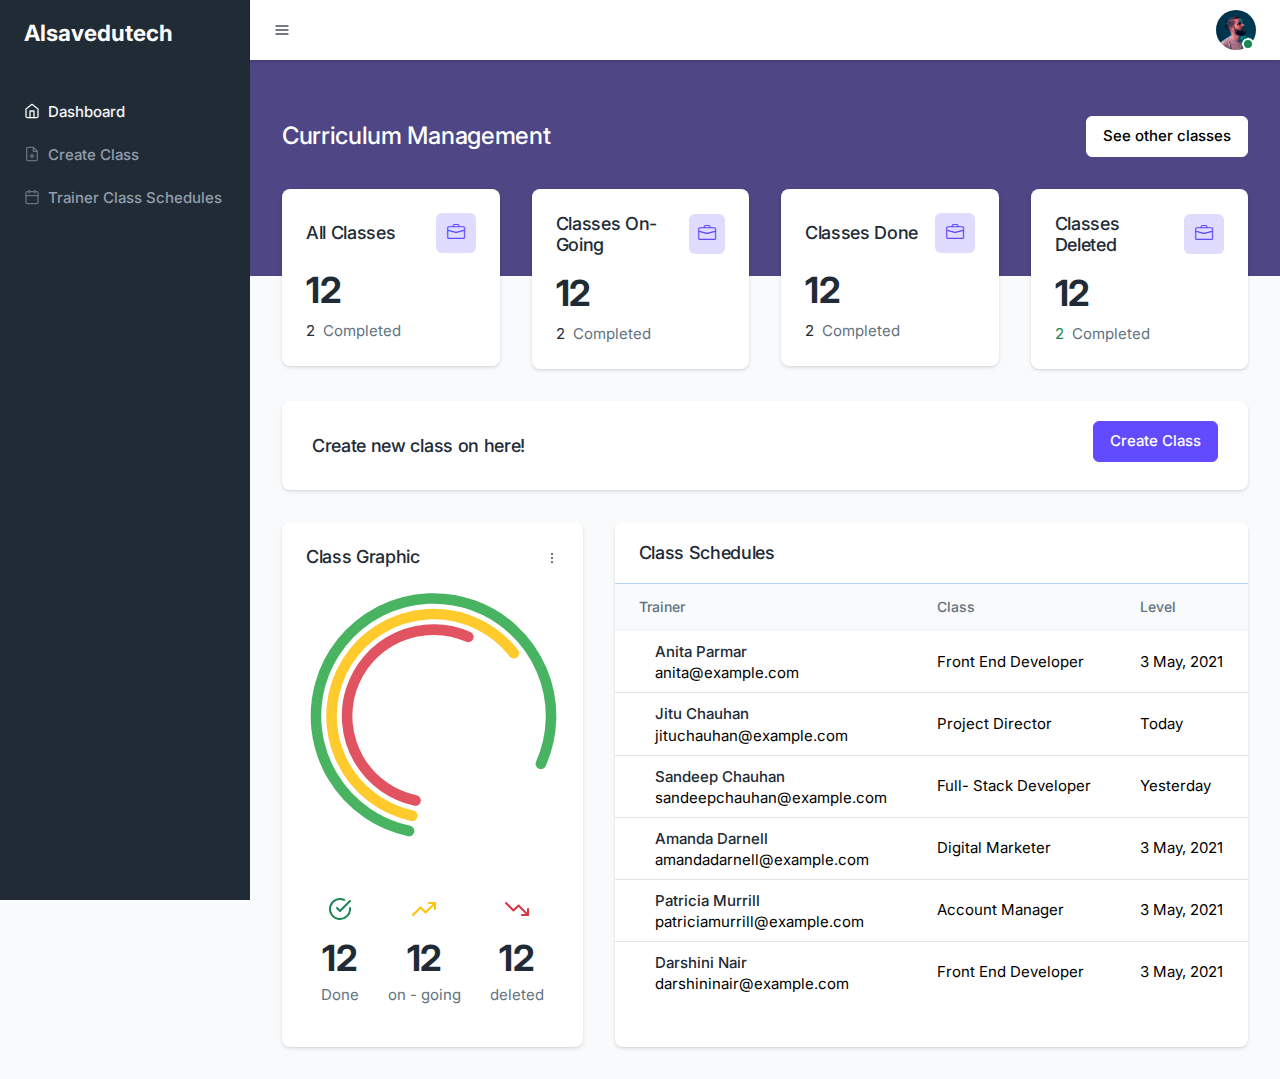
<file: dashboard/kurikulum/index.html>
<!DOCTYPE html>
<html lang="en">
    <head>
        <!-- Required meta tags -->
        <meta charset="utf-8" />
        <meta name="viewport" content="width=device-width, initial-scale=1, shrink-to-fit=no" />

        <!-- Favicon icon-->
        <link rel="shortcut icon" type="image/x-icon" href="../../assets/images/favicon/favicon.ico" />

        <!-- Libs CSS -->

        <link href="../../assets/libs/bootstrap-icons/font/bootstrap-icons.css" rel="stylesheet" />
        <link href="../../assets/libs/dropzone/dist/dropzone.css" rel="stylesheet" />
        <link href="../../assets/libs/@mdi/font/css/materialdesignicons.min.css" rel="stylesheet" />
        <link href="../../assets/libs/prismjs/themes/prism-okaidia.css" rel="stylesheet" />

        <link rel="stylesheet" href="https://cdnjs.cloudflare.com/ajax/libs/twitter-bootstrap/5.3.0/css/bootstrap.min.css" />
        <link rel="stylesheet" href="https://cdn.datatables.net/2.0.2/css/dataTables.bootstrap5.css" />
        <!-- Theme CSS -->
        <link rel="stylesheet" href="../../assets/css/theme.min.css" />
        <title>Dashboard | Kurikulum</title>
    </head>

    <body class="bg-light">
        <div id="db-wrapper">
            <!-- navbar vertical -->
            <!-- Sidebar -->
            <nav class="navbar-vertical navbar">
                <div class="nav-scroller">
                    <!-- Brand logo -->
                    <a class="navbar-brand" href="index.html">
                        <p style="color: #fdfdfd; font-weight: bold; font-size: larger">Alsavedutech</p>
                        <!-- <img src="./assets/images/brand/logo/logo.svg" alt="" /> -->
                    </a>
                    <!-- Navbar nav -->
                    <ul class="navbar-nav flex-column" id="sideNavbar">
                        <li class="nav-item">
                            <a class="nav-link has-arrow active" href="index.html">
                                <i data-feather="home" class="nav-icon icon-xs me-2"></i>
                                Dashboard
                            </a>
                        </li>
                        <li class="nav-item">
                            <a class="nav-link has-arrow" href="buat_kelas.html">
                                <i data-feather="file-plus" class="nav-icon icon-xs me-2"></i>
                                Create Class
                            </a>
                        </li>
                        <li class="nav-item">
                            <a class="nav-link has-arrow" href="jadwal.html">
                                <i data-feather="calendar" class="nav-icon icon-xs me-2"></i>
                                Trainer Class Schedules
                            </a>
                        </li>
                    </ul>
                </div>
            </nav>
            <!-- Page content -->
            <div id="page-content">
                <div class="header @@classList">
                    <!-- navbar -->
                    <nav class="navbar-classic navbar navbar-expand-lg">
                        <a id="nav-toggle" href="#"><i data-feather="menu" class="nav-icon me-2 icon-xs"></i></a>
                        <div class="ms-lg-3 d-none d-md-none d-lg-block">
                            <!-- Form
                            <form class="d-flex align-items-center">
                                <input type="search" class="form-control" placeholder="Search" />
                            </form> -->
                        </div>
                        <!--Navbar nav -->
                        <ul class="navbar-nav navbar-right-wrap ms-auto d-flex nav-top-wrap">
                            <!-- List -->
                            <li class="dropdown ms-2">
                                <a class="rounded-circle" href="#" role="button" id="dropdownUser" data-bs-toggle="dropdown" aria-haspopup="true" aria-expanded="false">
                                    <div class="avatar avatar-md avatar-indicators avatar-online">
                                        <img alt="avatar" src="../../assets/images/avatar/avatar-1.jpg" class="rounded-circle" />
                                    </div>
                                </a>
                                <div class="dropdown-menu dropdown-menu-end" aria-labelledby="dropdownUser">
                                    <div class="px-4 pb-0 pt-2">
                                        <div class="lh-1">
                                            <h5 class="mb-1">Miftahul Jannah</h5>
                                            <a href="#" class="text-inherit fs-6">Curriculum</a>
                                        </div>
                                        <div class="dropdown-divider mt-3 mb-2"></div>
                                    </div>

                                    <ul class="list-unstyled">
                                        <li>
                                            <a class="dropdown-item" href="./index.html"> <i class="me-2 icon-xxs dropdown-item-icon" data-feather="power"></i>Sign Out </a>
                                        </li>
                                    </ul>
                                </div>
                            </li>
                        </ul>
                    </nav>
                </div>
                <!-- Container fluid -->
                <div class="bg-primary pt-10 pb-21"></div>
                <div class="container-fluid mt-n22 px-6">
                    <div class="row">
                        <div class="col-lg-12 col-md-12 col-12">
                            <!-- Page header -->
                            <div>
                                <div class="d-flex justify-content-between align-items-center">
                                    <div class="mb-2 mb-lg-0">
                                        <h3 class="mb-0 text-white">Curriculum Management</h3>
                                    </div>
                                    <div>
                                        <a href="#" class="btn btn-white">See other classes</a>
                                    </div>
                                </div>
                            </div>
                        </div>
                        <div class="col-xl-3 col-lg-6 col-md-12 col-12 mt-6">
                            <!-- card -->
                            <div class="card">
                                <!-- card body -->
                                <div class="card-body">
                                    <!-- heading -->
                                    <div class="d-flex justify-content-between align-items-center mb-3">
                                        <div>
                                            <h4 class="mb-0">All Classes</h4>
                                        </div>
                                        <div class="icon-shape icon-md bg-light-primary text-primary rounded-2">
                                            <i class="bi bi-briefcase fs-4"></i>
                                        </div>
                                    </div>
                                    <!-- project number -->
                                    <div>
                                        <h1 class="fw-bold">12</h1>
                                        <p class="mb-0"><span class="text-dark me-2">2</span>Completed</p>
                                    </div>
                                </div>
                            </div>
                        </div>
                        <div class="col-xl-3 col-lg-6 col-md-12 col-12 mt-6">
                            <!-- card -->
                            <div class="card">
                                <!-- card body -->
                                <div class="card-body">
                                    <!-- heading -->
                                    <div class="d-flex justify-content-between align-items-center mb-3">
                                        <div>
                                            <h4 class="mb-0">Classes On-Going</h4>
                                        </div>
                                        <div class="icon-shape icon-md bg-light-primary text-primary rounded-2">
                                            <i class="bi bi-briefcase fs-4"></i>
                                        </div>
                                    </div>
                                    <!-- project number -->
                                    <div>
                                        <h1 class="fw-bold">12</h1>
                                        <p class="mb-0"><span class="text-dark me-2">2</span>Completed</p>
                                    </div>
                                </div>
                            </div>
                        </div>
                        <div class="col-xl-3 col-lg-6 col-md-12 col-12 mt-6">
                            <!-- card -->
                            <div class="card">
                                <!-- card body -->
                                <div class="card-body">
                                    <!-- heading -->
                                    <div class="d-flex justify-content-between align-items-center mb-3">
                                        <div>
                                            <h4 class="mb-0">Classes Done</h4>
                                        </div>
                                        <div class="icon-shape icon-md bg-light-primary text-primary rounded-2">
                                            <i class="bi bi-briefcase fs-4"></i>
                                        </div>
                                    </div>
                                    <!-- project number -->
                                    <div>
                                        <h1 class="fw-bold">12</h1>
                                        <p class="mb-0"><span class="text-dark me-2">2</span>Completed</p>
                                    </div>
                                </div>
                            </div>
                        </div>
                        <div class="col-xl-3 col-lg-6 col-md-12 col-12 mt-6">
                            <!-- card -->
                            <div class="card">
                                <!-- card body -->
                                <div class="card-body">
                                    <!-- heading -->
                                    <div class="d-flex justify-content-between align-items-center mb-3">
                                        <div>
                                            <h4 class="mb-0">Classes Deleted</h4>
                                        </div>
                                        <div class="icon-shape icon-md bg-light-primary text-primary rounded-2">
                                            <i class="bi bi-briefcase fs-4"></i>
                                        </div>
                                    </div>
                                    <!-- project number -->
                                    <div>
                                        <h1 class="fw-bold">12</h1>
                                        <p class="mb-0"><span class="text-success me-2">2</span>Completed</p>
                                    </div>
                                </div>
                            </div>
                        </div>
                    </div>
                    <!-- row  -->
                    <div class="row mt-6">
                        <div class="col-md-12 col-12">
                            <!-- card  -->
                            <div class="card">
                                <!-- card header  -->
                                <div class="d-flex justify-content-between align-items-center">
                                    <div style="margin-left: 30px" class="py-4">
                                        <h4 class="mb-0">Create new class on here!</h4>
                                    </div>
                                    <div style="margin-right: 30px" class="py-4">
                                        <a href="buat_kelas.html" class="btn btn-primary mb-2">Create Class</a>
                                    </div>
                                </div>
                            </div>
                        </div>
                    </div>

                    <!-- row  -->
                    <div class="row my-6">
                        <div class="col-xl-4 col-lg-12 col-md-12 col-12 mb-6 mb-xl-0">
                            <!-- card  -->
                            <div class="card h-100">
                                <!-- card body  -->
                                <div class="card-body">
                                    <div class="d-flex align-items-center justify-content-between">
                                        <div>
                                            <h4 class="mb-0">Class Graphic</h4>
                                        </div>
                                        <!-- dropdown  -->
                                        <div class="dropdown dropstart">
                                            <a class="text-muted text-primary-hover" href="#" role="button" id="dropdownTask" data-bs-toggle="dropdown" aria-haspopup="true" aria-expanded="false">
                                                <i class="icon-xxs" data-feather="more-vertical"></i>
                                            </a>
                                            <div class="dropdown-menu" aria-labelledby="dropdownTask">
                                                <a class="dropdown-item" href="#">Action</a>
                                                <a class="dropdown-item" href="#">Another action</a>
                                                <a class="dropdown-item" href="#">Something else here</a>
                                            </div>
                                        </div>
                                    </div>
                                    <!-- chart  -->
                                    <div class="mb-8">
                                        <div id="perfomanceChart"></div>
                                    </div>
                                    <!-- icon with content  -->
                                    <div class="d-flex align-items-center justify-content-around">
                                        <div class="text-center">
                                            <i class="icon-sm text-success" data-feather="check-circle"></i>
                                            <h1 class="mt-3 mb-1 fw-bold">12</h1>
                                            <p>Done</p>
                                        </div>
                                        <div class="text-center">
                                            <i class="icon-sm text-warning" data-feather="trending-up"></i>
                                            <h1 class="mt-3 mb-1 fw-bold">12</h1>
                                            <p>on - going</p>
                                        </div>
                                        <div class="text-center">
                                            <i class="icon-sm text-danger" data-feather="trending-down"></i>
                                            <h1 class="mt-3 mb-1 fw-bold">12</h1>
                                            <p>deleted</p>
                                        </div>
                                    </div>
                                </div>
                            </div>
                        </div>
                        <!-- card  -->
                        <div class="col-xl-8 col-lg-12 col-md-12 col-12">
                            <div class="card h-100">
                                <!-- card header  -->
                                <div class="card-header bg-white py-4">
                                    <h4 class="mb-0">Class Schedules</h4>
                                </div>
                                <!-- table  -->
                                <div class="table-responsive">
                                    <!-- <div class="container" style="padding-bottom: 20px; padding-top: 20px;"> -->
                                    <table class="table text-nowrap">
                                        <thead class="table-light">
                                            <tr>
                                                <th>Trainer</th>
                                                <th>Class</th>
                                                <th>Level</th>
                                            </tr>
                                        </thead>
                                        <tbody>
                                            <tr>
                                                <td class="align-middle">
                                                    <div class="d-flex align-items-center">
                                                        <div class="ms-3 lh-1">
                                                            <h5 class="mb-1">Anita Parmar</h5>
                                                            <p class="mb-0">anita@example.com</p>
                                                        </div>
                                                    </div>
                                                </td>
                                                <td class="align-middle">Front End Developer</td>
                                                <td class="align-middle">3 May, 2021</td>
                                            </tr>
                                            <tr>
                                                <td class="align-middle">
                                                    <div class="d-flex align-items-center">
                                                        <div class="ms-3 lh-1">
                                                            <h5 class="mb-1">Jitu Chauhan</h5>
                                                            <p class="mb-0">jituchauhan@example.com</p>
                                                        </div>
                                                    </div>
                                                </td>
                                                <td class="align-middle">Project Director</td>
                                                <td class="align-middle">Today</td>
                                            </tr>
                                            <tr>
                                                <td class="align-middle">
                                                    <div class="d-flex align-items-center">
                                                        <div class="ms-3 lh-1">
                                                            <h5 class="mb-1">Sandeep Chauhan</h5>
                                                            <p class="mb-0">sandeepchauhan@example.com</p>
                                                        </div>
                                                    </div>
                                                </td>
                                                <td class="align-middle">Full- Stack Developer</td>
                                                <td class="align-middle">Yesterday</td>
                                            </tr>
                                            <tr>
                                                <td class="align-middle">
                                                    <div class="d-flex align-items-center">
                                                        <div class="ms-3 lh-1">
                                                            <h5 class="mb-1">Amanda Darnell</h5>
                                                            <p class="mb-0">amandadarnell@example.com</p>
                                                        </div>
                                                    </div>
                                                </td>
                                                <td class="align-middle">Digital Marketer</td>
                                                <td class="align-middle">3 May, 2021</td>
                                            </tr>
                                            <tr>
                                                <td class="align-middle">
                                                    <div class="d-flex align-items-center">
                                                        <div class="ms-3 lh-1">
                                                            <h5 class="mb-1">Patricia Murrill</h5>
                                                            <p class="mb-0">patriciamurrill@example.com</p>
                                                        </div>
                                                    </div>
                                                </td>
                                                <td class="align-middle">Account Manager</td>
                                                <td class="align-middle">3 May, 2021</td>
                                            </tr>
                                            <tr>
                                                <td class="align-middle border-bottom-0">
                                                    <div class="d-flex align-items-center">
                                                        <div class="ms-3 lh-1">
                                                            <h5 class="mb-1">Darshini Nair</h5>
                                                            <p class="mb-0">darshininair@example.com</p>
                                                        </div>
                                                    </div>
                                                </td>
                                                <td class="align-middle border-bottom-0">Front End Developer</td>
                                                <td class="align-middle border-bottom-0">3 May, 2021</td>
                                            </tr>
                                        </tbody>
                                    </table>
                                    <!-- </div> -->
                                </div>
                            </div>
                        </div>
                    </div>
                </div>
            </div>
        </div>

        <!-- Scripts -->
        <!-- Libs JS -->
        <script defer src="https://code.jquery.com/jquery-3.7.1.js"></script>
        <script defer src="https://cdn.datatables.net/2.0.2/js/dataTables.js"></script>
        <script defer src="https://cdn.datatables.net/2.0.2/js/dataTables.bootstrap5.js"></script>

        <script src="../../assets/libs/jquery/dist/jquery.min.js"></script>
        <script src="../../assets/libs/bootstrap/dist/js/bootstrap.bundle.min.js"></script>
        <script src="../../assets/libs/jquery-slimscroll/jquery.slimscroll.min.js"></script>
        <script src="../../assets/libs/feather-icons/dist/feather.min.js"></script>
        <script src="../../assets/libs/prismjs/prism.js"></script>
        <script src="../../assets/libs/apexcharts/dist/apexcharts.min.js"></script>
        <script src="../../assets/libs/dropzone/dist/min/dropzone.min.js"></script>
        <script src="../../assets/libs/prismjs/plugins/toolbar/prism-toolbar.min.js"></script>
        <script src="../../assets/libs/prismjs/plugins/copy-to-clipboard/prism-copy-to-clipboard.min.js"></script>

        <!-- Theme JS -->
        <script src="../../assets/js/theme.min.js"></script>
        <script defer src="../../assets/script.js"></script>
    </body>
</html>
</file>
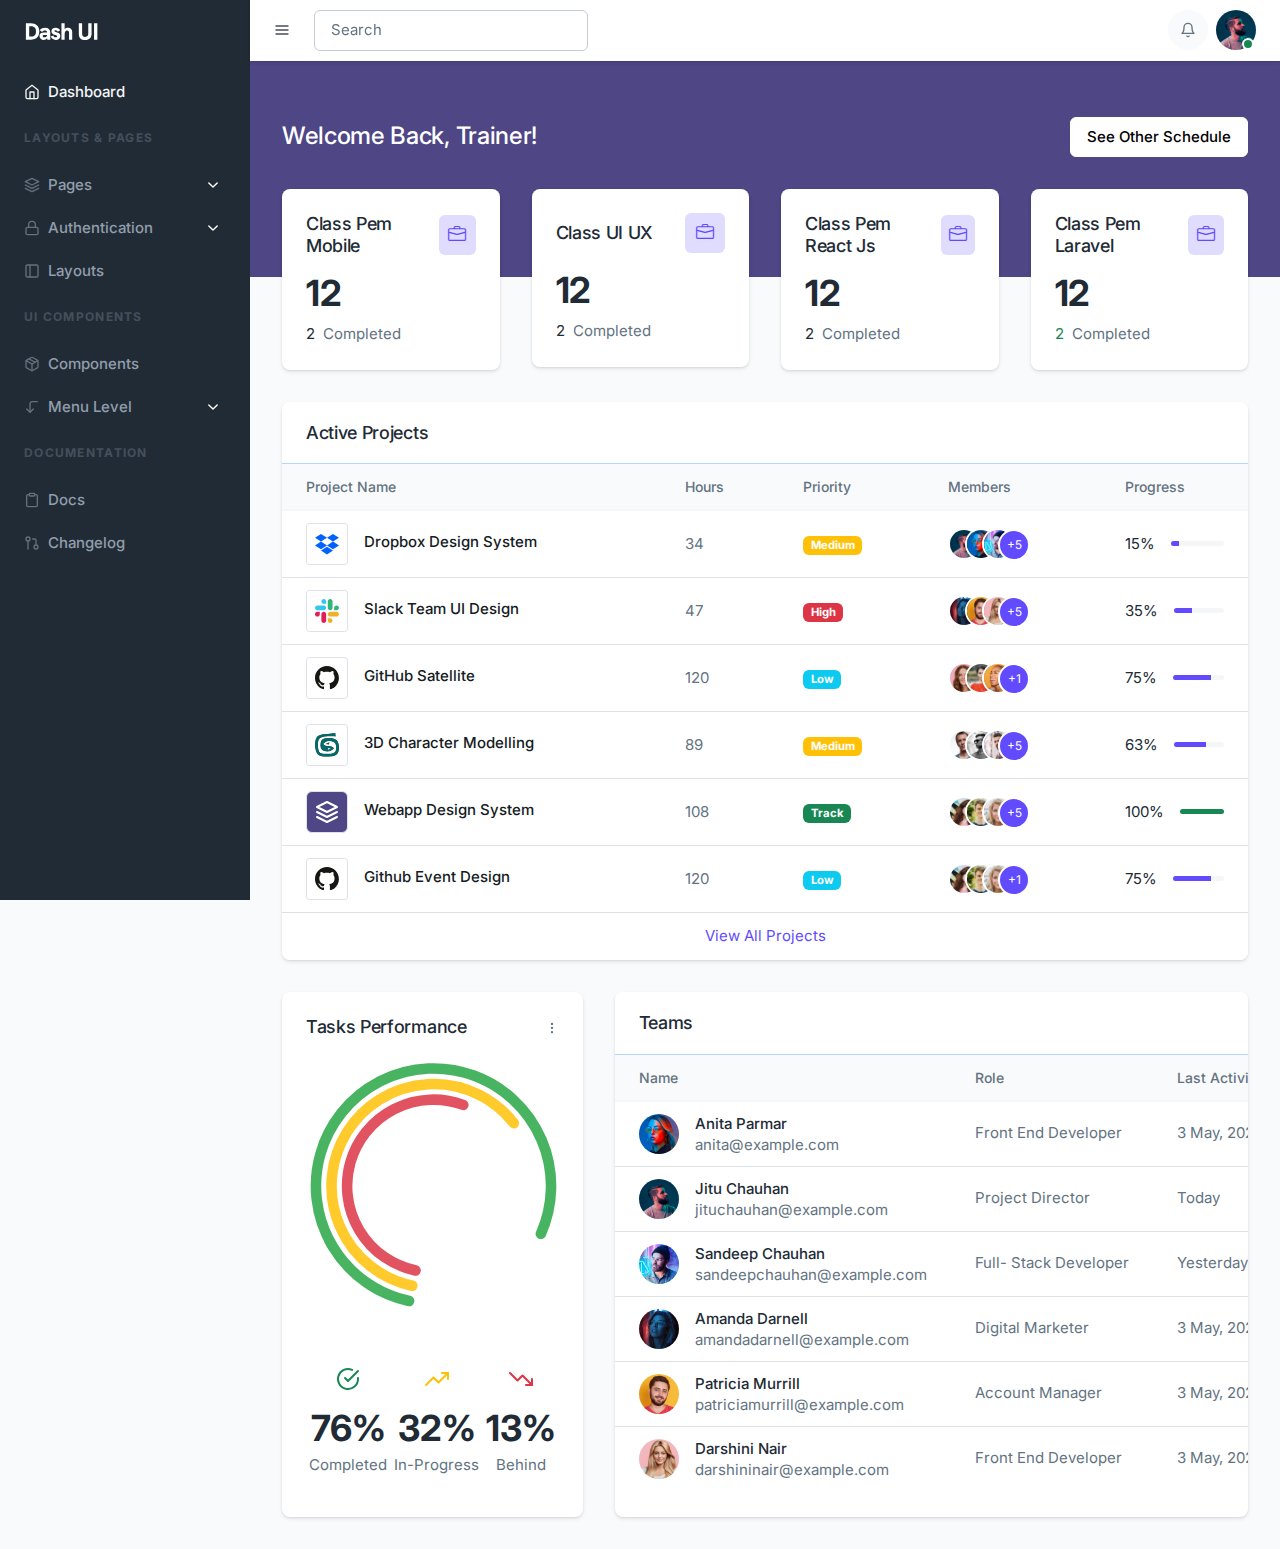
<file: index copy.html>
<!DOCTYPE html>
<html lang="en">
    <head>
        <!-- Required meta tags -->
        <meta charset="utf-8" />
        <meta name="viewport" content="width=device-width, initial-scale=1, shrink-to-fit=no" />

        <!-- Favicon icon-->
        <link rel="shortcut icon" type="image/x-icon" href="./assets/images/favicon/favicon.ico" />

        <!-- Libs CSS -->

        <link href="./assets/libs/bootstrap-icons/font/bootstrap-icons.css" rel="stylesheet" />
        <link href="./assets/libs/dropzone/dist/dropzone.css" rel="stylesheet" />
        <link href="./assets/libs/@mdi/font/css/materialdesignicons.min.css" rel="stylesheet" />
        <link href="./assets/libs/prismjs/themes/prism-okaidia.css" rel="stylesheet" />

        <!-- Theme CSS -->
        <link rel="stylesheet" href="./assets/css/theme.min.css" />
        <title>Homepage | Dash Ui - Bootstrap 5 Admin Dashboard Template</title>
    </head>

    <body class="bg-light">
        <div id="db-wrapper">
            <!-- navbar vertical -->
            <!-- Sidebar -->
            <nav class="navbar-vertical navbar">
                <div class="nav-scroller">
                    <!-- Brand logo -->
                    <a class="navbar-brand" href="./index.html">
                        <img src="./assets/images/brand/logo/logo.svg" alt="" />
                    </a>
                    <!-- Navbar nav -->
                    <ul class="navbar-nav flex-column" id="sideNavbar">
                        <li class="nav-item">
                            <a class="nav-link has-arrow active" href="./index.html"> <i data-feather="home" class="nav-icon icon-xs me-2"></i> Dashboard </a>
                        </li>

                        <!-- Nav item -->
                        <li class="nav-item">
                            <div class="navbar-heading">Layouts & Pages</div>
                        </li>

                        <!-- Nav item -->
                        <li class="nav-item">
                            <a class="nav-link has-arrow collapsed" href="#!" data-bs-toggle="collapse" data-bs-target="#navPages" aria-expanded="false" aria-controls="navPages"> <i data-feather="layers" class="nav-icon icon-xs me-2"> </i> Pages </a>

                            <div id="navPages" class="collapse" data-bs-parent="#sideNavbar">
                                <ul class="nav flex-column">
                                    <li class="nav-item">
                                        <a class="nav-link" href="./pages/profile.html"> Profile </a>
                                    </li>
                                    <li class="nav-item">
                                        <a class="nav-link has-arrow" href="./pages/settings.html"> Settings </a>
                                    </li>

                                    <li class="nav-item">
                                        <a class="nav-link" href="./pages/billing.html"> Billing </a>
                                    </li>

                                    <li class="nav-item">
                                        <a class="nav-link" href="./pages/pricing.html"> Pricing </a>
                                    </li>
                                    <li class="nav-item">
                                        <a class="nav-link" href="./pages/404-error.html"> 404 Error </a>
                                    </li>
                                </ul>
                            </div>
                        </li>

                        <!-- Nav item -->
                        <li class="nav-item">
                            <a class="nav-link has-arrow collapsed" href="#!" data-bs-toggle="collapse" data-bs-target="#navAuthentication" aria-expanded="false" aria-controls="navAuthentication"> <i data-feather="lock" class="nav-icon icon-xs me-2"> </i> Authentication </a>
                            <div id="navAuthentication" class="collapse" data-bs-parent="#sideNavbar">
                                <ul class="nav flex-column">
                                    <li class="nav-item">
                                        <a class="nav-link" href="./pages/sign-in.html"> Sign In</a>
                                    </li>
                                    <li class="nav-item">
                                        <a class="nav-link" href="./pages/sign-up.html"> Sign Up</a>
                                    </li>
                                    <li class="nav-item">
                                        <a class="nav-link" href="./pages/forget-password.html"> Forget Password </a>
                                    </li>
                                </ul>
                            </div>
                        </li>
                        <li class="nav-item">
                            <a class="nav-link" href="./pages/layout.html">
                                <i data-feather="sidebar" class="nav-icon icon-xs me-2"> </i>
                                Layouts
                            </a>
                        </li>

                        <!-- Nav item -->
                        <li class="nav-item">
                            <div class="navbar-heading">UI Components</div>
                        </li>

                        <!-- Nav item -->
                        <li class="nav-item">
                            <a class="nav-link has-arrow" href="./docs/accordions.html"> <i data-feather="package" class="nav-icon icon-xs me-2"> </i> Components </a>
                        </li>

                        <li class="nav-item">
                            <a class="nav-link has-arrow collapsed" href="#!" data-bs-toggle="collapse" data-bs-target="#navMenuLevel" aria-expanded="false" aria-controls="navMenuLevel"> <i data-feather="corner-left-down" class="nav-icon icon-xs me-2"> </i> Menu Level </a>
                            <div id="navMenuLevel" class="collapse" data-bs-parent="#sideNavbar">
                                <ul class="nav flex-column">
                                    <li class="nav-item">
                                        <a class="nav-link has-arrow" href="#!" data-bs-toggle="collapse" data-bs-target="#navMenuLevelSecond" aria-expanded="false" aria-controls="navMenuLevelSecond"> Two Level </a>
                                        <div id="navMenuLevelSecond" class="collapse" data-bs-parent="#navMenuLevel">
                                            <ul class="nav flex-column">
                                                <li class="nav-item">
                                                    <a class="nav-link" href="#!"> NavItem 1</a>
                                                </li>
                                                <li class="nav-item">
                                                    <a class="nav-link" href="#!"> NavItem 2</a>
                                                </li>
                                            </ul>
                                        </div>
                                    </li>
                                    <li class="nav-item">
                                        <a class="nav-link has-arrow collapsed" href="#!" data-bs-toggle="collapse" data-bs-target="#navMenuLevelThree" aria-expanded="false" aria-controls="navMenuLevelThree"> Three Level </a>
                                        <div id="navMenuLevelThree" class="collapse" data-bs-parent="#navMenuLevel">
                                            <ul class="nav flex-column">
                                                <li class="nav-item">
                                                    <a class="nav-link collapsed" href="#!" data-bs-toggle="collapse" data-bs-target="#navMenuLevelThreeOne" aria-expanded="false" aria-controls="navMenuLevelThreeOne"> NavItem 1 </a>
                                                    <div id="navMenuLevelThreeOne" class="collapse collapse" data-bs-parent="#navMenuLevelThree">
                                                        <ul class="nav flex-column">
                                                            <li class="nav-item">
                                                                <a class="nav-link" href="#!"> NavChild Item 1 </a>
                                                            </li>
                                                        </ul>
                                                    </div>
                                                </li>
                                                <li class="nav-item">
                                                    <a class="nav-link" href="#!"> Nav Item 2</a>
                                                </li>
                                            </ul>
                                        </div>
                                    </li>
                                </ul>
                            </div>
                        </li>

                        <!-- Nav item -->
                        <li class="nav-item">
                            <div class="navbar-heading">Documentation</div>
                        </li>

                        <!-- Nav item -->
                        <li class="nav-item">
                            <a class="nav-link has-arrow" href="./docs/index.html"> <i data-feather="clipboard" class="nav-icon icon-xs me-2"> </i> Docs </a>
                        </li>
                        <li class="nav-item">
                            <a class="nav-link has-arrow" href="./docs/changelog.html"> <i data-feather="git-pull-request" class="nav-icon icon-xs me-2"> </i> Changelog </a>
                        </li>
                    </ul>
                </div>
            </nav>
            <!-- Page content -->
            <div id="page-content">
                <div class="header @@classList">
                    <!-- navbar -->
                    <nav class="navbar-classic navbar navbar-expand-lg">
                        <a id="nav-toggle" href="#"><i data-feather="menu" class="nav-icon me-2 icon-xs"></i></a>
                        <div class="ms-lg-3 d-none d-md-none d-lg-block">
                            <!-- Form -->
                            <form class="d-flex align-items-center">
                                <input type="search" class="form-control" placeholder="Search" />
                            </form>
                        </div>
                        <!--Navbar nav -->
                        <ul class="navbar-nav navbar-right-wrap ms-auto d-flex nav-top-wrap">
                            <li class="dropdown stopevent">
                                <a class="btn btn-light btn-icon rounded-circle indicator indicator-primary text-muted" href="#" role="button" id="dropdownNotification" data-bs-toggle="dropdown" aria-haspopup="true" aria-expanded="false">
                                    <i class="icon-xs" data-feather="bell"></i>
                                </a>
                                <div class="dropdown-menu dropdown-menu-lg dropdown-menu-end" aria-labelledby="dropdownNotification">
                                    <div>
                                        <div class="border-bottom px-3 pt-2 pb-3 d-flex justify-content-between align-items-center">
                                            <p class="mb-0 text-dark fw-medium fs-4">Notifications</p>
                                            <a href="#" class="text-muted">
                                                <span>
                                                    <i class="me-1 icon-xxs" data-feather="settings"></i>
                                                </span>
                                            </a>
                                        </div>
                                        <!-- List group -->
                                        <ul class="list-group list-group-flush notification-list-scroll">
                                            <!-- List group item -->
                                            <li class="list-group-item bg-light">
                                                <a href="#" class="text-muted">
                                                    <h5 class="mb-1">Rishi Chopra</h5>
                                                    <p class="mb-0">Mauris blandit erat id nunc blandit, ac eleifend dolor pretium.</p>
                                                </a>
                                            </li>
                                            <!-- List group item -->
                                            <li class="list-group-item">
                                                <a href="#" class="text-muted">
                                                    <h5 class="mb-1">Neha Kannned</h5>
                                                    <p class="mb-0">Proin at elit vel est condimentum elementum id in ante. Maecenas et sapien metus.</p>
                                                </a>
                                            </li>
                                            <!-- List group item -->
                                            <li class="list-group-item">
                                                <a href="#" class="text-muted">
                                                    <h5 class="mb-1">Nirmala Chauhan</h5>
                                                    <p class="mb-0">Morbi maximus urna lobortis elit sollicitudin sollicitudieget elit vel pretium.</p>
                                                </a>
                                            </li>
                                            <!-- List group item -->
                                            <li class="list-group-item">
                                                <a href="#" class="text-muted">
                                                    <h5 class="mb-1">Sina Ray</h5>
                                                    <p class="mb-0">Sed aliquam augue sit amet mauris volutpat hendrerit sed nunc eu diam.</p>
                                                </a>
                                            </li>
                                        </ul>
                                        <div class="border-top px-3 py-2 text-center">
                                            <a href="#" class="text-inherit fw-semi-bold"> View all Notifications </a>
                                        </div>
                                    </div>
                                </div>
                            </li>
                            <!-- List -->
                            <li class="dropdown ms-2">
                                <a class="rounded-circle" href="#" role="button" id="dropdownUser" data-bs-toggle="dropdown" aria-haspopup="true" aria-expanded="false">
                                    <div class="avatar avatar-md avatar-indicators avatar-online">
                                        <img alt="avatar" src="./assets/images/avatar/avatar-1.jpg" class="rounded-circle" />
                                    </div>
                                </a>
                                <div class="dropdown-menu dropdown-menu-end" aria-labelledby="dropdownUser">
                                    <div class="px-4 pb-0 pt-2">
                                        <div class="lh-1">
                                            <h5 class="mb-1">John E. Grainger</h5>
                                            <a href="#" class="text-inherit fs-6">View my profile</a>
                                        </div>
                                        <div class="dropdown-divider mt-3 mb-2"></div>
                                    </div>

                                    <ul class="list-unstyled">
                                        <li>
                                            <a class="dropdown-item" href="#"> <i class="me-2 icon-xxs dropdown-item-icon" data-feather="user"></i>Edit Profile </a>
                                        </li>
                                        <li>
                                            <a class="dropdown-item" href="#"> <i class="me-2 icon-xxs dropdown-item-icon" data-feather="activity"></i>Activity Log </a>
                                        </li>

                                        <li>
                                            <a class="dropdown-item text-primary" href="#"> <i class="me-2 icon-xxs text-primary dropdown-item-icon" data-feather="star"></i>Go Pro </a>
                                        </li>
                                        <li>
                                            <a class="dropdown-item" href="#"> <i class="me-2 icon-xxs dropdown-item-icon" data-feather="settings"></i>Account Settings </a>
                                        </li>
                                        <li>
                                            <a class="dropdown-item" href="./index.html"> <i class="me-2 icon-xxs dropdown-item-icon" data-feather="power"></i>Sign Out </a>
                                        </li>
                                    </ul>
                                </div>
                            </li>
                        </ul>
                    </nav>
                </div>
                <!-- Container fluid -->
                <div class="bg-primary pt-10 pb-21"></div>
                <div class="container-fluid mt-n22 px-6">
                    <div class="row">
                        <div class="col-lg-12 col-md-12 col-12">
                            <!-- Page header -->
                            <div>
                                <div class="d-flex justify-content-between align-items-center">
                                    <div class="mb-2 mb-lg-0">
                                        <h3 class="mb-0 text-white">Welcome Back, Trainer!</h3>
                                    </div>
                                    <div>
                                        <a href="#" class="btn btn-white">See Other Schedule</a>
                                    </div>
                                </div>
                            </div>
                        </div>
                        <div class="col-xl-3 col-lg-6 col-md-12 col-12 mt-6">
                            <!-- card -->
                            <div class="card">
                                <!-- card body -->
                                <div class="card-body">
                                    <!-- heading -->
                                    <div class="d-flex justify-content-between align-items-center mb-3">
                                        <div>
                                            <h4 class="mb-0">Class Pem Mobile</h4>
                                        </div>
                                        <div class="icon-shape icon-md bg-light-primary text-primary rounded-2">
                                            <i class="bi bi-briefcase fs-4"></i>
                                        </div>
                                    </div>
                                    <!-- project number -->
                                    <div>
                                        <h1 class="fw-bold">12</h1>
                                        <p class="mb-0"><span class="text-dark me-2">2</span>Completed</p>
                                    </div>
                                </div>
                            </div>
                        </div>
                        <div class="col-xl-3 col-lg-6 col-md-12 col-12 mt-6">
                            <!-- card -->
                            <div class="card">
                                <!-- card body -->
                                <div class="card-body">
                                    <!-- heading -->
                                    <div class="d-flex justify-content-between align-items-center mb-3">
                                        <div>
                                            <h4 class="mb-0">Class UI UX</h4>
                                        </div>
                                        <div class="icon-shape icon-md bg-light-primary text-primary rounded-2">
                                            <i class="bi bi-briefcase fs-4"></i>
                                        </div>
                                    </div>
                                    <!-- project number -->
                                    <div>
                                        <h1 class="fw-bold">12</h1>
                                        <p class="mb-0"><span class="text-dark me-2">2</span>Completed</p>
                                    </div>
                                </div>
                            </div>
                        </div>
                        <div class="col-xl-3 col-lg-6 col-md-12 col-12 mt-6">
                            <!-- card -->
                            <div class="card">
                                <!-- card body -->
                                <div class="card-body">
                                    <!-- heading -->
                                    <div class="d-flex justify-content-between align-items-center mb-3">
                                        <div>
                                            <h4 class="mb-0">Class Pem React Js</h4>
                                        </div>
                                        <div class="icon-shape icon-md bg-light-primary text-primary rounded-2">
                                            <i class="bi bi-briefcase fs-4"></i>
                                        </div>
                                    </div>
                                    <!-- project number -->
                                    <div>
                                        <h1 class="fw-bold">12</h1>
                                        <p class="mb-0"><span class="text-dark me-2">2</span>Completed</p>
                                    </div>
                                </div>
                            </div>
                        </div>
                        <div class="col-xl-3 col-lg-6 col-md-12 col-12 mt-6">
                            <!-- card -->
                            <div class="card">
                                <!-- card body -->
                                <div class="card-body">
                                    <!-- heading -->
                                    <div class="d-flex justify-content-between align-items-center mb-3">
                                        <div>
                                            <h4 class="mb-0">Class Pem Laravel</h4>
                                        </div>
                                        <div class="icon-shape icon-md bg-light-primary text-primary rounded-2">
                                            <i class="bi bi-briefcase fs-4"></i>
                                        </div>
                                    </div>
                                    <!-- project number -->
                                    <div>
                                        <h1 class="fw-bold">12</h1>
                                        <p class="mb-0"><span class="text-success me-2">2</span>Completed</p>
                                    </div>
                                </div>
                            </div>
                        </div>
                    </div>
                    <!-- row  -->
                    <div class="row mt-6">
                        <div class="col-md-12 col-12">
                            <!-- card  -->
                            <div class="card">
                                <!-- card header  -->
                                <div class="card-header bg-white py-4">
                                    <h4 class="mb-0">Active Projects</h4>
                                </div>
                                <!-- table  -->
                                <div class="table-responsive">
                                    <table class="table text-nowrap mb-0">
                                        <thead class="table-light">
                                            <tr>
                                                <th>Project name</th>
                                                <th>Hours</th>
                                                <th>priority</th>
                                                <th>Members</th>
                                                <th>Progress</th>
                                            </tr>
                                        </thead>
                                        <tbody>
                                            <tr>
                                                <td class="align-middle">
                                                    <div class="d-flex align-items-center">
                                                        <div>
                                                            <div class="icon-shape icon-md border p-4 rounded-1">
                                                                <img src="assets/images/brand/dropbox-logo.svg" alt="" />
                                                            </div>
                                                        </div>
                                                        <div class="ms-3 lh-1">
                                                            <h5 class="mb-1"><a href="#" class="text-inherit">Dropbox Design System</a></h5>
                                                        </div>
                                                    </div>
                                                </td>
                                                <td class="align-middle">34</td>
                                                <td class="align-middle"><span class="badge bg-warning">Medium</span></td>
                                                <td class="align-middle">
                                                    <div class="avatar-group">
                                                        <span class="avatar avatar-sm">
                                                            <img alt="avatar" src="assets/images/avatar/avatar-1.jpg" class="rounded-circle" />
                                                        </span>
                                                        <span class="avatar avatar-sm">
                                                            <img alt="avatar" src="assets/images/avatar/avatar-2.jpg" class="rounded-circle" />
                                                        </span>
                                                        <span class="avatar avatar-sm">
                                                            <img alt="avatar" src="assets/images/avatar/avatar-3.jpg" class="rounded-circle" />
                                                        </span>
                                                        <span class="avatar avatar-sm avatar-primary">
                                                            <span class="avatar-initials rounded-circle fs-6">+5</span>
                                                        </span>
                                                    </div>
                                                </td>
                                                <td class="align-middle text-dark">
                                                    <div class="float-start me-3">15%</div>
                                                    <div class="mt-2">
                                                        <div class="progress" style="height: 5px">
                                                            <div class="progress-bar" role="progressbar" style="width: 15%" aria-valuenow="15" aria-valuemin="0" aria-valuemax="100"></div>
                                                        </div>
                                                    </div>
                                                </td>
                                            </tr>
                                            <tr>
                                                <td class="align-middle">
                                                    <div class="d-flex align-items-center">
                                                        <div>
                                                            <div class="icon-shape icon-md border p-4 rounded-1">
                                                                <img src="assets/images/brand/slack-logo.svg" alt="" />
                                                            </div>
                                                        </div>
                                                        <div class="ms-3 lh-1">
                                                            <h5 class="mb-1"><a href="#" class="text-inherit">Slack Team UI Design</a></h5>
                                                        </div>
                                                    </div>
                                                </td>
                                                <td class="align-middle">47</td>
                                                <td class="align-middle"><span class="badge bg-danger">High</span></td>
                                                <td class="align-middle">
                                                    <div class="avatar-group">
                                                        <span class="avatar avatar-sm">
                                                            <img alt="avatar" src="assets/images/avatar/avatar-4.jpg" class="rounded-circle" />
                                                        </span>
                                                        <span class="avatar avatar-sm">
                                                            <img alt="avatar" src="assets/images/avatar/avatar-5.jpg" class="rounded-circle" />
                                                        </span>
                                                        <span class="avatar avatar-sm">
                                                            <img alt="avatar" src="assets/images/avatar/avatar-6.jpg" class="rounded-circle" />
                                                        </span>
                                                        <span class="avatar avatar-sm avatar-primary">
                                                            <span class="avatar-initials rounded-circle fs-6">+5</span>
                                                        </span>
                                                    </div>
                                                </td>
                                                <td class="align-middle text-dark">
                                                    <div class="float-start me-3">35%</div>
                                                    <div class="mt-2">
                                                        <div class="progress" style="height: 5px">
                                                            <div class="progress-bar" role="progressbar" style="width: 35%" aria-valuenow="35" aria-valuemin="0" aria-valuemax="100"></div>
                                                        </div>
                                                    </div>
                                                </td>
                                            </tr>
                                            <tr>
                                                <td class="align-middle">
                                                    <div class="d-flex align-items-center">
                                                        <div>
                                                            <div class="icon-shape icon-md border p-4 rounded-1">
                                                                <img src="assets/images/brand/github-logo.svg" alt="" />
                                                            </div>
                                                        </div>
                                                        <div class="ms-3 lh-1">
                                                            <h5 class="mb-1"><a href="#" class="text-inherit">GitHub Satellite</a></h5>
                                                        </div>
                                                    </div>
                                                </td>
                                                <td class="align-middle">120</td>
                                                <td class="align-middle"><span class="badge bg-info">Low</span></td>
                                                <td class="align-middle">
                                                    <div class="avatar-group">
                                                        <span class="avatar avatar-sm">
                                                            <img alt="avatar" src="assets/images/avatar/avatar-7.jpg" class="rounded-circle" />
                                                        </span>
                                                        <span class="avatar avatar-sm">
                                                            <img alt="avatar" src="assets/images/avatar/avatar-8.jpg" class="rounded-circle" />
                                                        </span>
                                                        <span class="avatar avatar-sm">
                                                            <img alt="avatar" src="assets/images/avatar/avatar-9.jpg" class="rounded-circle" />
                                                        </span>
                                                        <span class="avatar avatar-sm avatar-primary">
                                                            <span class="avatar-initials rounded-circle fs-6">+1</span>
                                                        </span>
                                                    </div>
                                                </td>
                                                <td class="align-middle text-dark">
                                                    <div class="float-start me-3">75%</div>
                                                    <div class="mt-2">
                                                        <div class="progress" style="height: 5px">
                                                            <div class="progress-bar" role="progressbar" style="width: 75%" aria-valuenow="75" aria-valuemin="0" aria-valuemax="100"></div>
                                                        </div>
                                                    </div>
                                                </td>
                                            </tr>
                                            <tr>
                                                <td class="align-middle">
                                                    <div class="d-flex align-items-center">
                                                        <div>
                                                            <div class="icon-shape icon-md border p-4 rounded-1">
                                                                <img src="assets/images/brand/3dsmax-logo.svg" alt="" />
                                                            </div>
                                                        </div>
                                                        <div class="ms-3 lh-1">
                                                            <h5 class="mb-1"><a href="#" class="text-inherit">3D Character Modelling</a></h5>
                                                        </div>
                                                    </div>
                                                </td>
                                                <td class="align-middle">89</td>
                                                <td class="align-middle"><span class="badge bg-warning">Medium</span></td>
                                                <td class="align-middle">
                                                    <div class="avatar-group">
                                                        <span class="avatar avatar-sm">
                                                            <img alt="avatar" src="assets/images/avatar/avatar-10.jpg" class="rounded-circle" />
                                                        </span>
                                                        <span class="avatar avatar-sm">
                                                            <img alt="avatar" src="assets/images/avatar/avatar-11.jpg" class="rounded-circle" />
                                                        </span>
                                                        <span class="avatar avatar-sm">
                                                            <img alt="avatar" src="assets/images/avatar/avatar-12.jpg" class="rounded-circle" />
                                                        </span>
                                                        <span class="avatar avatar-sm avatar-primary">
                                                            <span class="avatar-initials rounded-circle fs-6">+5</span>
                                                        </span>
                                                    </div>
                                                </td>
                                                <td class="align-middle text-dark">
                                                    <div class="float-start me-3">63%</div>
                                                    <div class="mt-2">
                                                        <div class="progress" style="height: 5px">
                                                            <div class="progress-bar" role="progressbar" style="width: 63%" aria-valuenow="63" aria-valuemin="0" aria-valuemax="100"></div>
                                                        </div>
                                                    </div>
                                                </td>
                                            </tr>
                                            <tr>
                                                <td class="align-middle">
                                                    <div class="d-flex align-items-center">
                                                        <div>
                                                            <div class="icon-shape icon-md border p-4 rounded bg-primary">
                                                                <img src="assets/images/brand/layers-logo.svg" alt="" />
                                                            </div>
                                                        </div>
                                                        <div class="ms-3 lh-1">
                                                            <h5 class="mb-1"><a href="#" class="text-inherit">Webapp Design System</a></h5>
                                                        </div>
                                                    </div>
                                                </td>
                                                <td class="align-middle">108</td>
                                                <td class="align-middle"><span class="badge bg-success">Track</span></td>
                                                <td class="align-middle">
                                                    <div class="avatar-group">
                                                        <span class="avatar avatar-sm">
                                                            <img alt="avatar" src="assets/images/avatar/avatar-13.jpg" class="rounded-circle" />
                                                        </span>
                                                        <span class="avatar avatar-sm">
                                                            <img alt="avatar" src="assets/images/avatar/avatar-14.jpg" class="rounded-circle" />
                                                        </span>
                                                        <span class="avatar avatar-sm">
                                                            <img alt="avatar" src="assets/images/avatar/avatar-15.jpg" class="rounded-circle" />
                                                        </span>
                                                        <span class="avatar avatar-sm avatar-primary">
                                                            <span class="avatar-initials rounded-circle fs-6">+5</span>
                                                        </span>
                                                    </div>
                                                </td>
                                                <td class="align-middle text-dark">
                                                    <div class="float-start me-3">100%</div>
                                                    <div class="mt-2">
                                                        <div class="progress" style="height: 5px">
                                                            <div class="progress-bar bg-success" role="progressbar" style="width: 100%" aria-valuenow="100" aria-valuemin="0" aria-valuemax="100"></div>
                                                        </div>
                                                    </div>
                                                </td>
                                            </tr>
                                            <tr>
                                                <td class="align-middle border-bottom-0">
                                                    <div class="d-flex align-items-center">
                                                        <div>
                                                            <div class="icon-shape icon-md border p-4 rounded-1">
                                                                <img src="assets/images/brand/github-logo.svg" alt="" />
                                                            </div>
                                                        </div>
                                                        <div class="ms-3 lh-1">
                                                            <h5 class="mb-1"><a href="#" class="text-inherit">Github Event Design</a></h5>
                                                        </div>
                                                    </div>
                                                </td>
                                                <td class="align-middle border-bottom-0">120</td>
                                                <td class="align-middle border-bottom-0"><span class="badge bg-info">Low</span></td>
                                                <td class="align-middle border-bottom-0">
                                                    <div class="avatar-group">
                                                        <span class="avatar avatar-sm">
                                                            <img alt="avatar" src="assets/images/avatar/avatar-13.jpg" class="rounded-circle" />
                                                        </span>
                                                        <span class="avatar avatar-sm">
                                                            <img alt="avatar" src="assets/images/avatar/avatar-14.jpg" class="rounded-circle" />
                                                        </span>
                                                        <span class="avatar avatar-sm">
                                                            <img alt="avatar" src="assets/images/avatar/avatar-15.jpg" class="rounded-circle" />
                                                        </span>
                                                        <span class="avatar avatar-sm avatar-primary">
                                                            <span class="avatar-initials rounded-circle fs-6">+1</span>
                                                        </span>
                                                    </div>
                                                </td>
                                                <td class="align-middle text-dark border-bottom-0">
                                                    <div class="float-start me-3">75%</div>
                                                    <div class="mt-2">
                                                        <div class="progress" style="height: 5px">
                                                            <div class="progress-bar" role="progressbar" style="width: 75%" aria-valuenow="75" aria-valuemin="0" aria-valuemax="100"></div>
                                                        </div>
                                                    </div>
                                                </td>
                                            </tr>
                                        </tbody>
                                    </table>
                                </div>
                                <!-- card footer  -->
                                <div class="card-footer bg-white text-center">
                                    <a href="#" class="link-primary">View All Projects</a>
                                </div>
                            </div>
                        </div>
                    </div>
                    <!-- row  -->
                    <div class="row my-6">
                        <div class="col-xl-4 col-lg-12 col-md-12 col-12 mb-6 mb-xl-0">
                            <!-- card  -->
                            <div class="card h-100">
                                <!-- card body  -->
                                <div class="card-body">
                                    <div class="d-flex align-items-center justify-content-between">
                                        <div>
                                            <h4 class="mb-0">Tasks Performance</h4>
                                        </div>
                                        <!-- dropdown  -->
                                        <div class="dropdown dropstart">
                                            <a class="text-muted text-primary-hover" href="#" role="button" id="dropdownTask" data-bs-toggle="dropdown" aria-haspopup="true" aria-expanded="false">
                                                <i class="icon-xxs" data-feather="more-vertical"></i>
                                            </a>
                                            <div class="dropdown-menu" aria-labelledby="dropdownTask">
                                                <a class="dropdown-item" href="#">Action</a>
                                                <a class="dropdown-item" href="#">Another action</a>
                                                <a class="dropdown-item" href="#">Something else here</a>
                                            </div>
                                        </div>
                                    </div>
                                    <!-- chart  -->
                                    <div class="mb-8">
                                        <div id="perfomanceChart"></div>
                                    </div>
                                    <!-- icon with content  -->
                                    <div class="d-flex align-items-center justify-content-around">
                                        <div class="text-center">
                                            <i class="icon-sm text-success" data-feather="check-circle"></i>
                                            <h1 class="mt-3 mb-1 fw-bold">76%</h1>
                                            <p>Completed</p>
                                        </div>
                                        <div class="text-center">
                                            <i class="icon-sm text-warning" data-feather="trending-up"></i>
                                            <h1 class="mt-3 mb-1 fw-bold">32%</h1>
                                            <p>In-Progress</p>
                                        </div>
                                        <div class="text-center">
                                            <i class="icon-sm text-danger" data-feather="trending-down"></i>
                                            <h1 class="mt-3 mb-1 fw-bold">13%</h1>
                                            <p>Behind</p>
                                        </div>
                                    </div>
                                </div>
                            </div>
                        </div>
                        <!-- card  -->
                        <div class="col-xl-8 col-lg-12 col-md-12 col-12">
                            <div class="card h-100">
                                <!-- card header  -->
                                <div class="card-header bg-white py-4">
                                    <h4 class="mb-0">Teams</h4>
                                </div>
                                <!-- table  -->
                                <div class="table-responsive">
                                    <table class="table text-nowrap">
                                        <thead class="table-light">
                                            <tr>
                                                <th>Name</th>
                                                <th>Role</th>
                                                <th>Last Activity</th>
                                                <th></th>
                                            </tr>
                                        </thead>
                                        <tbody>
                                            <tr>
                                                <td class="align-middle">
                                                    <div class="d-flex align-items-center">
                                                        <div>
                                                            <img src="assets/images/avatar/avatar-2.jpg" alt="" class="avatar-md avatar rounded-circle" />
                                                        </div>
                                                        <div class="ms-3 lh-1">
                                                            <h5 class="mb-1">Anita Parmar</h5>
                                                            <p class="mb-0">anita@example.com</p>
                                                        </div>
                                                    </div>
                                                </td>
                                                <td class="align-middle">Front End Developer</td>
                                                <td class="align-middle">3 May, 2021</td>
                                                <td class="align-middle">
                                                    <div class="dropdown dropstart">
                                                        <a class="text-muted text-primary-hover" href="#" role="button" id="dropdownTeamOne" data-bs-toggle="dropdown" aria-haspopup="true" aria-expanded="false">
                                                            <i class="icon-xxs" data-feather="more-vertical"></i>
                                                        </a>
                                                        <div class="dropdown-menu" aria-labelledby="dropdownTeamOne">
                                                            <a class="dropdown-item" href="#">Action</a>
                                                            <a class="dropdown-item" href="#">Another action</a>
                                                            <a class="dropdown-item" href="#">Something else here</a>
                                                        </div>
                                                    </div>
                                                </td>
                                            </tr>
                                            <tr>
                                                <td class="align-middle">
                                                    <div class="d-flex align-items-center">
                                                        <div>
                                                            <img src="assets/images/avatar/avatar-1.jpg" alt="" class="avatar-md avatar rounded-circle" />
                                                        </div>
                                                        <div class="ms-3 lh-1">
                                                            <h5 class="mb-1">Jitu Chauhan</h5>
                                                            <p class="mb-0">jituchauhan@example.com</p>
                                                        </div>
                                                    </div>
                                                </td>
                                                <td class="align-middle">Project Director</td>
                                                <td class="align-middle">Today</td>
                                                <td class="align-middle">
                                                    <div class="dropdown dropstart">
                                                        <a class="text-muted text-primary-hover" href="#" role="button" id="dropdownTeamTwo" data-bs-toggle="dropdown" aria-haspopup="true" aria-expanded="false">
                                                            <i class="icon-xxs" data-feather="more-vertical"></i>
                                                        </a>
                                                        <div class="dropdown-menu" aria-labelledby="dropdownTeamTwo">
                                                            <a class="dropdown-item" href="#">Action</a>
                                                            <a class="dropdown-item" href="#">Another action</a>
                                                            <a class="dropdown-item" href="#">Something else here</a>
                                                        </div>
                                                    </div>
                                                </td>
                                            </tr>
                                            <tr>
                                                <td class="align-middle">
                                                    <div class="d-flex align-items-center">
                                                        <div>
                                                            <img src="assets/images/avatar/avatar-3.jpg" alt="" class="avatar-md avatar rounded-circle" />
                                                        </div>
                                                        <div class="ms-3 lh-1">
                                                            <h5 class="mb-1">Sandeep Chauhan</h5>
                                                            <p class="mb-0">sandeepchauhan@example.com</p>
                                                        </div>
                                                    </div>
                                                </td>
                                                <td class="align-middle">Full- Stack Developer</td>
                                                <td class="align-middle">Yesterday</td>
                                                <td class="align-middle">
                                                    <div class="dropdown dropstart">
                                                        <a class="text-muted text-primary-hover" href="#" role="button" id="dropdownTeamThree" data-bs-toggle="dropdown" aria-haspopup="true" aria-expanded="false">
                                                            <i class="icon-xxs" data-feather="more-vertical"></i>
                                                        </a>

                                                        <div class="dropdown-menu" aria-labelledby="dropdownTeamThree">
                                                            <a class="dropdown-item" href="#">Action</a>
                                                            <a class="dropdown-item" href="#">Another action</a>
                                                            <a class="dropdown-item" href="#">Something else here</a>
                                                        </div>
                                                    </div>
                                                </td>
                                            </tr>
                                            <tr>
                                                <td class="align-middle">
                                                    <div class="d-flex align-items-center">
                                                        <div>
                                                            <img src="assets/images/avatar/avatar-4.jpg" alt="" class="avatar-md avatar rounded-circle" />
                                                        </div>

                                                        <div class="ms-3 lh-1">
                                                            <h5 class="mb-1">Amanda Darnell</h5>
                                                            <p class="mb-0">amandadarnell@example.com</p>
                                                        </div>
                                                    </div>
                                                </td>
                                                <td class="align-middle">Digital Marketer</td>
                                                <td class="align-middle">3 May, 2021</td>
                                                <td class="align-middle">
                                                    <div class="dropdown dropstart">
                                                        <a class="text-muted text-primary-hover" href="#" role="button" id="dropdownTeamFour" data-bs-toggle="dropdown" aria-haspopup="true" aria-expanded="false">
                                                            <i class="icon-xxs" data-feather="more-vertical"></i>
                                                        </a>

                                                        <div class="dropdown-menu" aria-labelledby="dropdownTeamFour">
                                                            <a class="dropdown-item" href="#">Action</a>
                                                            <a class="dropdown-item" href="#">Another action</a>
                                                            <a class="dropdown-item" href="#">Something else here</a>
                                                        </div>
                                                    </div>
                                                </td>
                                            </tr>
                                            <tr>
                                                <td class="align-middle">
                                                    <div class="d-flex align-items-center">
                                                        <div>
                                                            <img src="assets/images/avatar/avatar-5.jpg" alt="" class="avatar-md avatar rounded-circle" />
                                                        </div>

                                                        <div class="ms-3 lh-1">
                                                            <h5 class="mb-1">Patricia Murrill</h5>
                                                            <p class="mb-0">patriciamurrill@example.com</p>
                                                        </div>
                                                    </div>
                                                </td>
                                                <td class="align-middle">Account Manager</td>
                                                <td class="align-middle">3 May, 2021</td>
                                                <td class="align-middle">
                                                    <div class="dropdown dropstart">
                                                        <a class="text-muted text-primary-hover" href="#" role="button" id="dropdownTeamFive" data-bs-toggle="dropdown" aria-haspopup="true" aria-expanded="false">
                                                            <i class="icon-xxs" data-feather="more-vertical"></i>
                                                        </a>

                                                        <div class="dropdown-menu" aria-labelledby="dropdownTeamFive">
                                                            <a class="dropdown-item" href="#">Action</a>
                                                            <a class="dropdown-item" href="#">Another action</a>
                                                            <a class="dropdown-item" href="#">Something else here</a>
                                                        </div>
                                                    </div>
                                                </td>
                                            </tr>
                                            <tr>
                                                <td class="align-middle border-bottom-0">
                                                    <div class="d-flex align-items-center">
                                                        <div>
                                                            <img src="assets/images/avatar/avatar-6.jpg" alt="" class="avatar-md avatar rounded-circle" />
                                                        </div>
                                                        <div class="ms-3 lh-1">
                                                            <h5 class="mb-1">Darshini Nair</h5>
                                                            <p class="mb-0">darshininair@example.com</p>
                                                        </div>
                                                    </div>
                                                </td>
                                                <td class="align-middle border-bottom-0">Front End Developer</td>
                                                <td class="align-middle border-bottom-0">3 May, 2021</td>
                                                <td class="align-middle border-bottom-0">
                                                    <div class="dropdown dropstart">
                                                        <a class="text-muted text-primary-hover" href="#" role="button" id="dropdownTeamSix" data-bs-toggle="dropdown" aria-haspopup="true" aria-expanded="false">
                                                            <i class="icon-xxs" data-feather="more-vertical"></i>
                                                        </a>

                                                        <div class="dropdown-menu" aria-labelledby="dropdownTeamSix">
                                                            <a class="dropdown-item" href="#">Action</a>
                                                            <a class="dropdown-item" href="#">Another action</a>
                                                            <a class="dropdown-item" href="#">Something else here</a>
                                                        </div>
                                                    </div>
                                                </td>
                                            </tr>
                                        </tbody>
                                    </table>
                                </div>
                            </div>
                        </div>
                    </div>
                </div>
            </div>
        </div>

        <!-- Scripts -->
        <!-- Libs JS -->
        <script src="./assets/libs/jquery/dist/jquery.min.js"></script>
        <script src="./assets/libs/bootstrap/dist/js/bootstrap.bundle.min.js"></script>
        <script src="./assets/libs/jquery-slimscroll/jquery.slimscroll.min.js"></script>
        <script src="./assets/libs/feather-icons/dist/feather.min.js"></script>
        <script src="./assets/libs/prismjs/prism.js"></script>
        <script src="./assets/libs/apexcharts/dist/apexcharts.min.js"></script>
        <script src="./assets/libs/dropzone/dist/min/dropzone.min.js"></script>
        <script src="./assets/libs/prismjs/plugins/toolbar/prism-toolbar.min.js"></script>
        <script src="./assets/libs/prismjs/plugins/copy-to-clipboard/prism-copy-to-clipboard.min.js"></script>

        <!-- Theme JS -->
        <script src="./assets/js/theme.min.js"></script>
    </body>
</html>
</file>
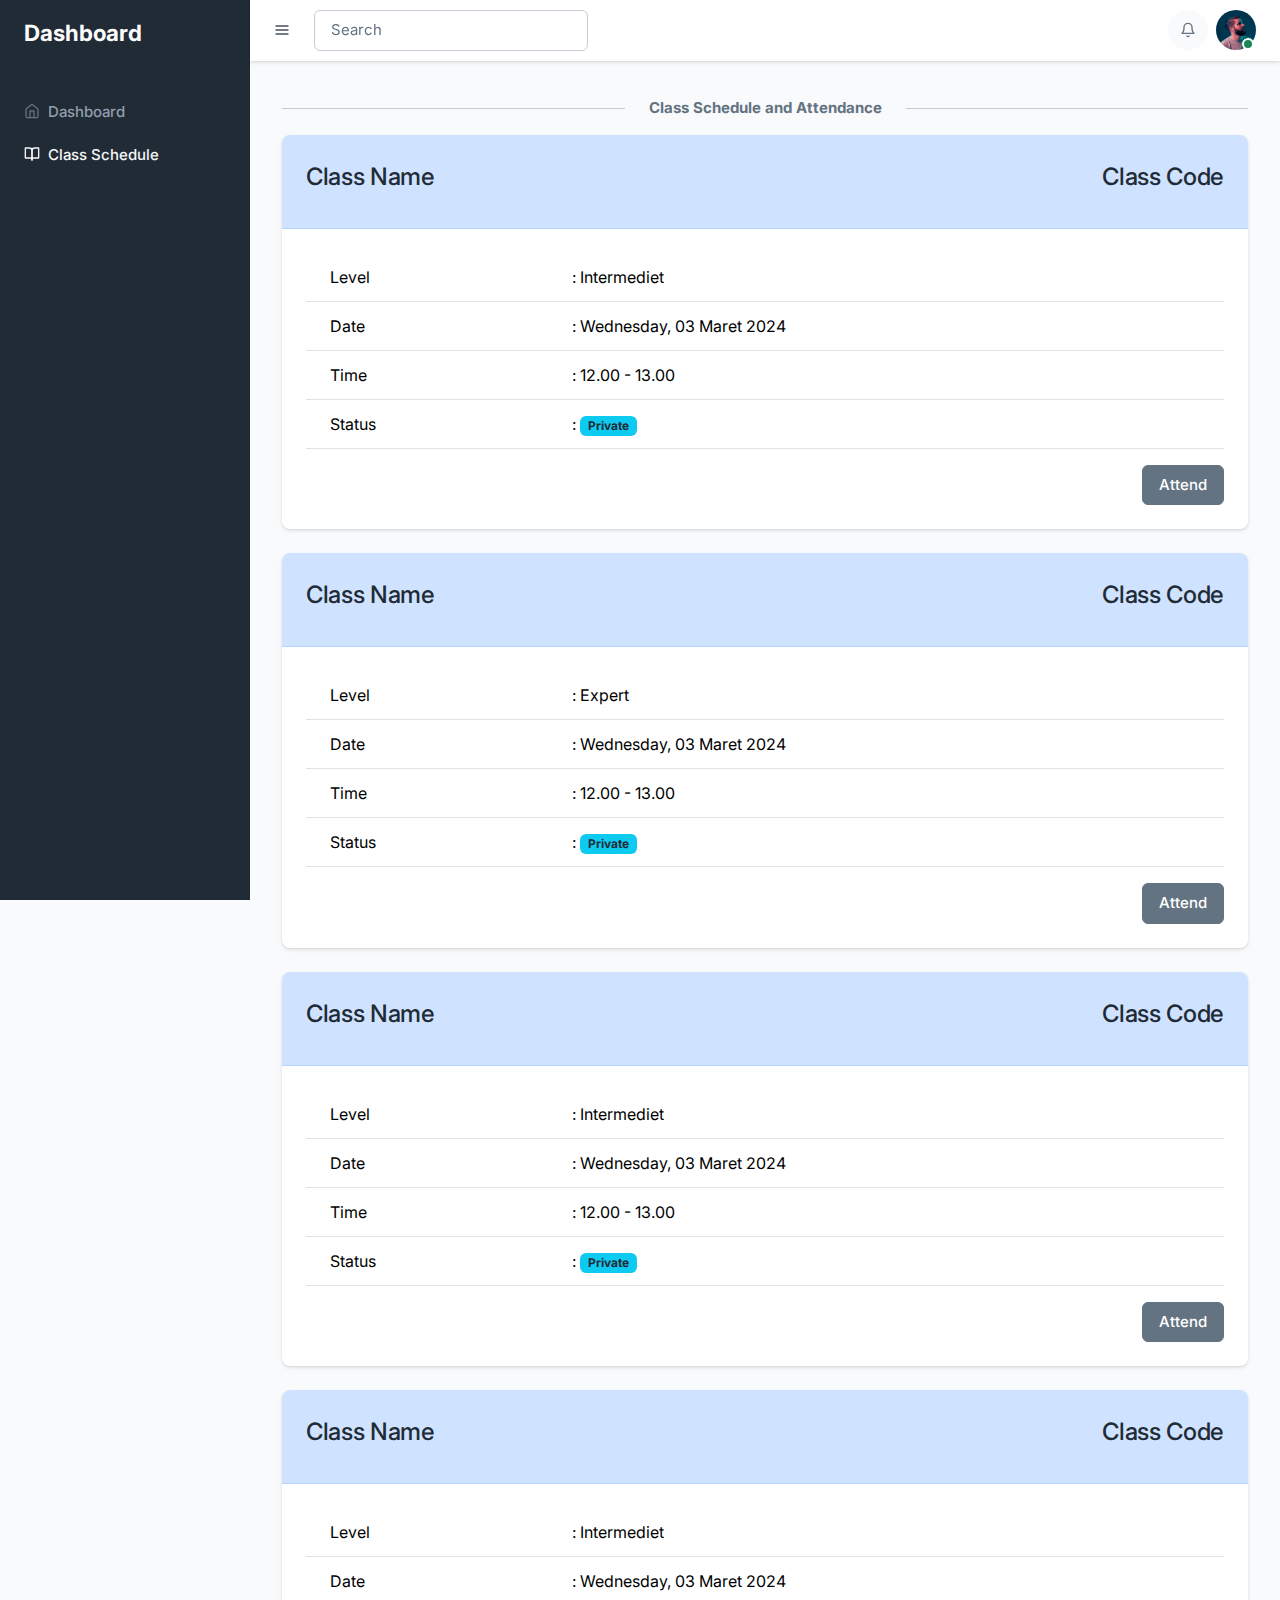
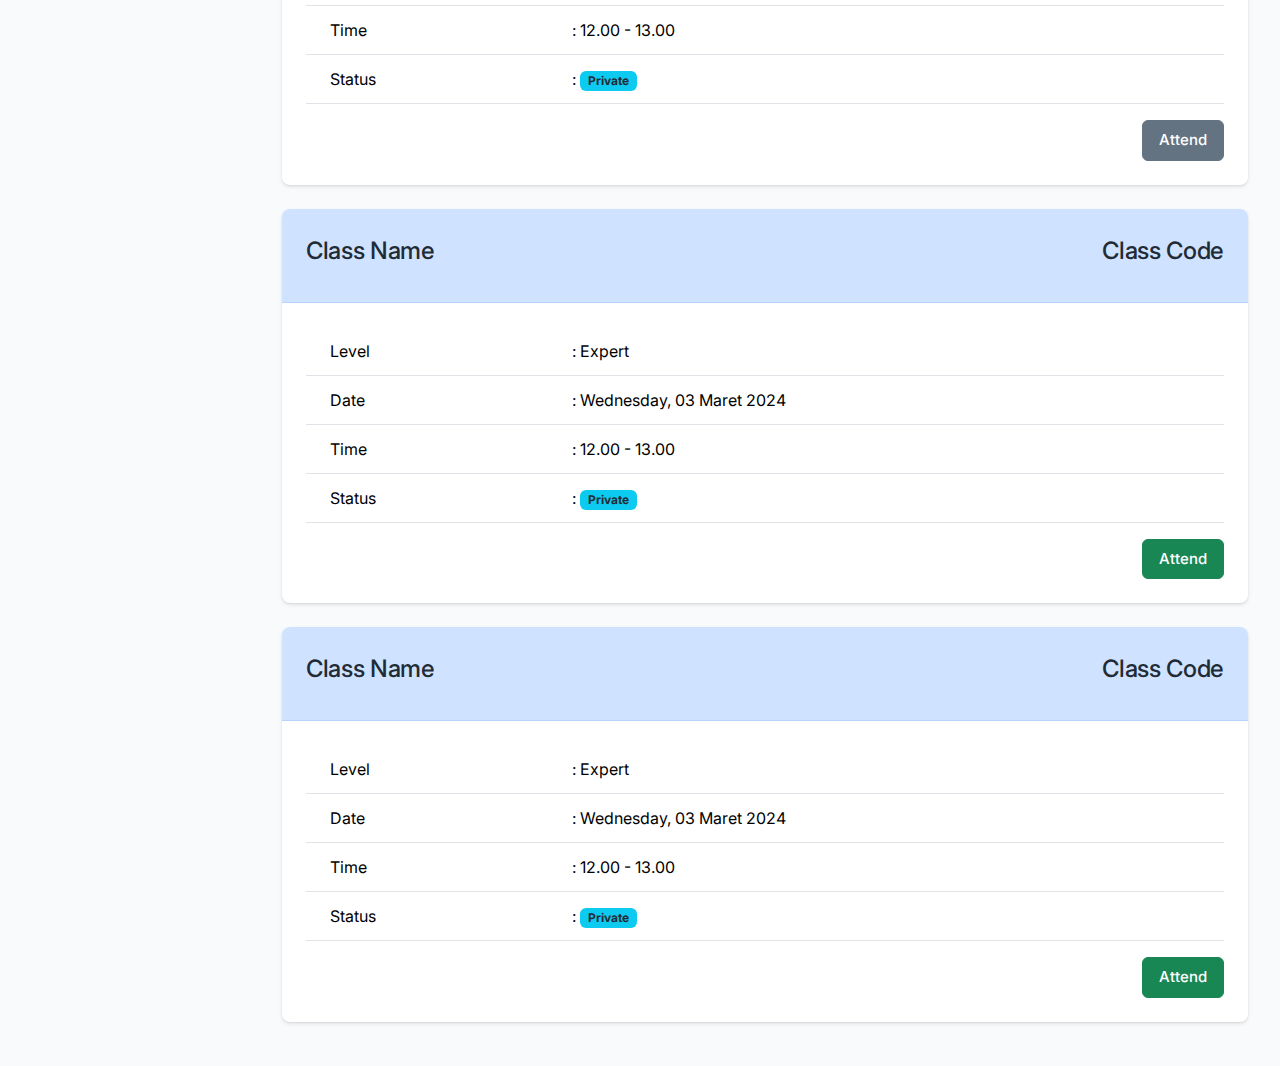
<file: kelas.html>
<!DOCTYPE html>
<html lang="en">
    <head>
        <!-- Required meta tags -->
        <meta charset="utf-8" />
        <meta name="viewport" content="width=device-width, initial-scale=1, shrink-to-fit=no" />

        <!-- Favicon icon-->
        <link rel="shortcut icon" type="image/x-icon" href="./assets/images/favicon/favicon.ico" />

        <!-- Libs CSS -->

        <link href="./assets/libs/bootstrap-icons/font/bootstrap-icons.css" rel="stylesheet" />
        <link href="./assets/libs/dropzone/dist/dropzone.css" rel="stylesheet" />
        <link href="./assets/libs/@mdi/font/css/materialdesignicons.min.css" rel="stylesheet" />
        <link href="./assets/libs/prismjs/themes/prism-okaidia.css" rel="stylesheet" />

        <link rel="stylesheet" href="https://cdnjs.cloudflare.com/ajax/libs/twitter-bootstrap/5.3.0/css/bootstrap.min.css" />
        <link rel="stylesheet" href="https://cdn.datatables.net/2.0.2/css/dataTables.bootstrap5.css" />
        <!-- Theme CSS -->
        <link rel="stylesheet" href="./assets/css/theme.min.css" />
        <title>Class Schedule | Trainer</title>
    </head>

    <body class="bg-light">
        <div id="db-wrapper">
            <!-- navbar vertical -->
            <!-- Sidebar -->
            <nav class="navbar-vertical navbar">
                <div class="nav-scroller">
                    <!-- Brand logo -->
                    <a class="navbar-brand" href="index.html">
                        <p style="color: #fdfdfd; font-weight: bold; font-size: larger">Dashboard</p>
                        <!-- <img src="./assets/images/brand/logo/logo.svg" alt="" /> -->
                    </a>
                    <!-- Navbar nav -->
                    <ul class="navbar-nav flex-column" id="sideNavbar">
                        <li class="nav-item">
                            <a class="nav-link has-arrow" href="index.html">
                                <i data-feather="home" class="nav-icon icon-xs me-2"></i>
                                Dashboard
                            </a>
                        </li>
                        <li class="nav-item">
                            <a class="nav-link has-arrow active" href="kelas.html">
                                <i data-feather="book-open" class="nav-icon icon-xs me-2"></i>
                                Class Schedule
                            </a>
                        </li>
                    </ul>
                </div>
            </nav>
            <!-- Page content -->
            <div id="page-content">
                <div class="header @@classList">
                    <!-- navbar -->
                    <nav class="navbar-classic navbar navbar-expand-lg">
                        <a id="nav-toggle" href="#"><i data-feather="menu" class="nav-icon me-2 icon-xs"></i></a>
                        <div class="ms-lg-3 d-none d-md-none d-lg-block">
                            <!-- Form -->
                            <form class="d-flex align-items-center">
                                <input type="search" class="form-control" placeholder="Search" />
                            </form>
                        </div>
                        <!--Navbar nav -->
                        <ul class="navbar-nav navbar-right-wrap ms-auto d-flex nav-top-wrap">
                            <li class="dropdown stopevent">
                                <a class="btn btn-light btn-icon rounded-circle indicator indicator-primary text-muted" href="#" role="button" id="dropdownNotification" data-bs-toggle="dropdown" aria-haspopup="true" aria-expanded="false">
                                    <i class="icon-xs" data-feather="bell"></i>
                                </a>
                                <div class="dropdown-menu dropdown-menu-lg dropdown-menu-end" aria-labelledby="dropdownNotification">
                                    <div>
                                        <div class="border-bottom px-3 pt-2 pb-3 d-flex justify-content-between align-items-center">
                                            <p class="mb-0 text-dark fw-medium fs-4">Notifications</p>
                                            <a href="#" class="text-muted">
                                                <span>
                                                    <i class="me-1 icon-xxs" data-feather="settings"></i>
                                                </span>
                                            </a>
                                        </div>
                                        <!-- List group -->
                                        <ul class="list-group list-group-flush notification-list-scroll">
                                            <!-- List group item -->
                                            <li class="list-group-item bg-light">
                                                <a href="#" class="text-muted">
                                                    <h5 class="mb-1">Rishi Chopra</h5>
                                                    <p class="mb-0">Mauris blandit erat id nunc blandit, ac eleifend dolor pretium.</p>
                                                </a>
                                            </li>
                                            <!-- List group item -->
                                            <li class="list-group-item">
                                                <a href="#" class="text-muted">
                                                    <h5 class="mb-1">Neha Kannned</h5>
                                                    <p class="mb-0">Proin at elit vel est condimentum elementum id in ante. Maecenas et sapien metus.</p>
                                                </a>
                                            </li>
                                            <!-- List group item -->
                                            <li class="list-group-item">
                                                <a href="#" class="text-muted">
                                                    <h5 class="mb-1">Nirmala Chauhan</h5>
                                                    <p class="mb-0">Morbi maximus urna lobortis elit sollicitudin sollicitudieget elit vel pretium.</p>
                                                </a>
                                            </li>
                                            <!-- List group item -->
                                            <li class="list-group-item">
                                                <a href="#" class="text-muted">
                                                    <h5 class="mb-1">Sina Ray</h5>
                                                    <p class="mb-0">Sed aliquam augue sit amet mauris volutpat hendrerit sed nunc eu diam.</p>
                                                </a>
                                            </li>
                                        </ul>
                                        <div class="border-top px-3 py-2 text-center">
                                            <a href="#" class="text-inherit fw-semi-bold"> View all Notifications </a>
                                        </div>
                                    </div>
                                </div>
                            </li>
                            <!-- List -->
                            <li class="dropdown ms-2">
                                <a class="rounded-circle" href="#" role="button" id="dropdownUser" data-bs-toggle="dropdown" aria-haspopup="true" aria-expanded="false">
                                    <div class="avatar avatar-md avatar-indicators avatar-online">
                                        <img alt="avatar" src="./assets/images/avatar/avatar-1.jpg" class="rounded-circle" />
                                    </div>
                                </a>
                                <div class="dropdown-menu dropdown-menu-end" aria-labelledby="dropdownUser">
                                    <div class="px-4 pb-0 pt-2">
                                        <div class="lh-1">
                                            <h5 class="mb-1">John E. Grainger</h5>
                                            <a href="#" class="text-inherit fs-6">Trainer</a>
                                        </div>
                                        <div class="dropdown-divider mt-3 mb-2"></div>
                                    </div>

                                    <ul class="list-unstyled">
                                        <li>
                                            <a class="dropdown-item" href="./index.html"> <i class="me-2 icon-xxs dropdown-item-icon" data-feather="power"></i>Sign Out </a>
                                        </li>
                                    </ul>
                                </div>
                            </li>
                        </ul>
                    </nav>
                </div>
                <!-- Container fluid -->
                <div class="container-fluid px-6 py-4">
                    <div class="row">
                        <div class="col-xl-12 col-lg-12 col-md-12 col-sm-12 col-12">
                            <!-- text -->
                            <!-- <div class="text-center mb-7">
                                <h1 class="display-4">Layouts</h1>
                                <p>Customize your overview page layout. Choose the one that best fits your needs.</p>
                            </div> -->
                            <span class="divider fw-bold my-3">Class Schedule and Attendance</span>
                        </div>
                    </div>
                    <!-- scrollspy navbar -->

                    <div class="card mb-5">
                        <div class="card-header">
                            <div class="rows" style="display: flex; flex-wrap: nowrap; justify-content: space-between">
                                <h3>Class Name</h3>
                                <h3>Class Code</h3>
                            </div>
                        </div>
                        <div class="card-body">
                            <table class="table" style="font-size: medium">
                                <tbody>
                                    <tr data-dt-row="99" data-dt-column="2">
                                        <td>Level</td>
                                        <td>: Intermediet</td>
                                    </tr>
                                    <tr data-dt-row="99" data-dt-column="3">
                                        <td>Date</td>
                                        <td>: Wednesday, 03 Maret 2024</td>
                                    </tr>
                                    <tr data-dt-row="99" data-dt-column="4">
                                        <td>Time</td>
                                        <td>: 12.00 - 13.00</td>
                                    </tr>
                                    <tr data-dt-row="99" data-dt-column="5">
                                        <td>Status</td>
                                        <td>: <span class="badge bg-info text-dark">Private</span></td>
                                    </tr>
                                </tbody>
                            </table>
                            <!-- Button Block -->
                            <div class="d-grid gap-2 d-md-flex justify-content-md-end">
                                <button class="btn btn-secondary" type="button">Attend</button>
                            </div>
                        </div>
                    </div>
                    <div class="card mb-5">
                        <div class="card-header">
                            <div class="rows" style="display: flex; flex-wrap: nowrap; justify-content: space-between">
                                <h3>Class Name</h3>
                                <h3>Class Code</h3>
                            </div>
                        </div>
                        <div class="card-body">
                            <table class="table" style="font-size: medium">
                                <tbody>
                                    <tr data-dt-row="99" data-dt-column="2">
                                        <td>Level</td>
                                        <td>: Expert</td>
                                    </tr>
                                    <tr data-dt-row="99" data-dt-column="3">
                                        <td>Date</td>
                                        <td>: Wednesday, 03 Maret 2024</td>
                                    </tr>
                                    <tr data-dt-row="99" data-dt-column="4">
                                        <td>Time</td>
                                        <td>: 12.00 - 13.00</td>
                                    </tr>
                                    <tr data-dt-row="99" data-dt-column="5">
                                        <td>Status</td>
                                        <td>: <span class="badge bg-info text-dark">Private</span></td>
                                    </tr>
                                </tbody>
                            </table>
                            <!-- Button Block -->
                            <div class="d-grid gap-2 d-md-flex justify-content-md-end">
                                <button class="btn btn-secondary" type="button">Attend</button>
                            </div>
                        </div>
                    </div>
                    <div class="card mb-5">
                        <div class="card-header">
                            <div class="rows" style="display: flex; flex-wrap: nowrap; justify-content: space-between">
                                <h3>Class Name</h3>
                                <h3>Class Code</h3>
                            </div>
                        </div>
                        <div class="card-body">
                            <table class="table" style="font-size: medium">
                                <tbody>
                                    <tr data-dt-row="99" data-dt-column="2">
                                        <td>Level</td>
                                        <td>: Intermediet</td>
                                    </tr>
                                    <tr data-dt-row="99" data-dt-column="3">
                                        <td>Date</td>
                                        <td>: Wednesday, 03 Maret 2024</td>
                                    </tr>
                                    <tr data-dt-row="99" data-dt-column="4">
                                        <td>Time</td>
                                        <td>: 12.00 - 13.00</td>
                                    </tr>
                                    <tr data-dt-row="99" data-dt-column="5">
                                        <td>Status</td>
                                        <td>: <span class="badge bg-info text-dark">Private</span></td>
                                    </tr>
                                </tbody>
                            </table>
                            <!-- Button Block -->
                            <div class="d-grid gap-2 d-md-flex justify-content-md-end">
                                <button class="btn btn-secondary" type="button">Attend</button>
                            </div>
                        </div>
                    </div>
                    <div class="card mb-5">
                        <div class="card-header">
                            <div class="rows" style="display: flex; flex-wrap: nowrap; justify-content: space-between">
                                <h3>Class Name</h3>
                                <h3>Class Code</h3>
                            </div>
                        </div>
                        <div class="card-body">
                            <table class="table" style="font-size: medium">
                                <tbody>
                                    <tr data-dt-row="99" data-dt-column="2">
                                        <td>Level</td>
                                        <td>: Intermediet</td>
                                    </tr>
                                    <tr data-dt-row="99" data-dt-column="3">
                                        <td>Date</td>
                                        <td>: Wednesday, 03 Maret 2024</td>
                                    </tr>
                                    <tr data-dt-row="99" data-dt-column="4">
                                        <td>Time</td>
                                        <td>: 12.00 - 13.00</td>
                                    </tr>
                                    <tr data-dt-row="99" data-dt-column="5">
                                        <td>Status</td>
                                        <td>: <span class="badge bg-info text-dark">Private</span></td>
                                    </tr>
                                </tbody>
                            </table>
                            <!-- Button Block -->
                            <div class="d-grid gap-2 d-md-flex justify-content-md-end">
                                <button class="btn btn-secondary" type="button">Attend</button>
                            </div>
                        </div>
                    </div>
                    <div class="card mb-5">
                        <div class="card-header">
                            <div class="rows" style="display: flex; flex-wrap: nowrap; justify-content: space-between">
                                <h3>Class Name</h3>
                                <h3>Class Code</h3>
                            </div>
                        </div>
                        <div class="card-body">
                            <table class="table" style="font-size: medium">
                                <tbody>
                                    <tr data-dt-row="99" data-dt-column="2">
                                        <td>Level</td>
                                        <td>: Expert</td>
                                    </tr>
                                    <tr data-dt-row="99" data-dt-column="3">
                                        <td>Date</td>
                                        <td>: Wednesday, 03 Maret 2024</td>
                                    </tr>
                                    <tr data-dt-row="99" data-dt-column="4">
                                        <td>Time</td>
                                        <td>: 12.00 - 13.00</td>
                                    </tr>
                                    <tr data-dt-row="99" data-dt-column="5">
                                        <td>Status</td>
                                        <td>: <span class="badge bg-info text-dark">Private</span></td>
                                    </tr>
                                </tbody>
                            </table>
                            <!-- Button Block -->
                            <div class="d-grid gap-2 d-md-flex justify-content-md-end">
                                <button class="btn btn-success" type="button">Attend</button>
                            </div>
                        </div>
                    </div>
                    <div class="card mb-5">
                        <div class="card-header">
                            <div class="rows" style="display: flex; flex-wrap: nowrap; justify-content: space-between">
                                <h3>Class Name</h3>
                                <h3>Class Code</h3>
                            </div>
                        </div>
                        <div class="card-body">
                            <table class="table" style="font-size: medium">
                                <tbody>
                                    <tr data-dt-row="99" data-dt-column="2">
                                        <td>Level</td>
                                        <td>: Expert</td>
                                    </tr>
                                    <tr data-dt-row="99" data-dt-column="3">
                                        <td>Date</td>
                                        <td>: Wednesday, 03 Maret 2024</td>
                                    </tr>
                                    <tr data-dt-row="99" data-dt-column="4">
                                        <td>Time</td>
                                        <td>: 12.00 - 13.00</td>
                                    </tr>
                                    <tr data-dt-row="99" data-dt-column="5">
                                        <td>Status</td>
                                        <td>: <span class="badge bg-info text-dark">Private</span></td>
                                    </tr>
                                </tbody>
                            </table>
                            <!-- Button Block -->
                            <div class="d-grid gap-2 d-md-flex justify-content-md-end">
                                <button class="btn btn-success" type="button">Attend</button>
                            </div>
                        </div>
                    </div>
                </div>
            </div>
        </div>

        <!-- Scripts -->
        <!-- Libs JS -->
        <script defer src="https://code.jquery.com/jquery-3.7.1.js"></script>
        <script defer src="https://cdn.datatables.net/2.0.2/js/dataTables.js"></script>
        <script defer src="https://cdn.datatables.net/2.0.2/js/dataTables.bootstrap5.js"></script>

        <script src="./assets/libs/jquery/dist/jquery.min.js"></script>
        <script src="./assets/libs/bootstrap/dist/js/bootstrap.bundle.min.js"></script>
        <script src="./assets/libs/jquery-slimscroll/jquery.slimscroll.min.js"></script>
        <script src="./assets/libs/feather-icons/dist/feather.min.js"></script>
        <script src="./assets/libs/prismjs/prism.js"></script>
        <script src="./assets/libs/apexcharts/dist/apexcharts.min.js"></script>
        <script src="./assets/libs/dropzone/dist/min/dropzone.min.js"></script>
        <script src="./assets/libs/prismjs/plugins/toolbar/prism-toolbar.min.js"></script>
        <script src="./assets/libs/prismjs/plugins/copy-to-clipboard/prism-copy-to-clipboard.min.js"></script>

        <!-- Theme JS -->
        <script src="./assets/js/theme.min.js"></script>
        <script defer src="assets/script.js"></script>
    </body>
</html>
</file>
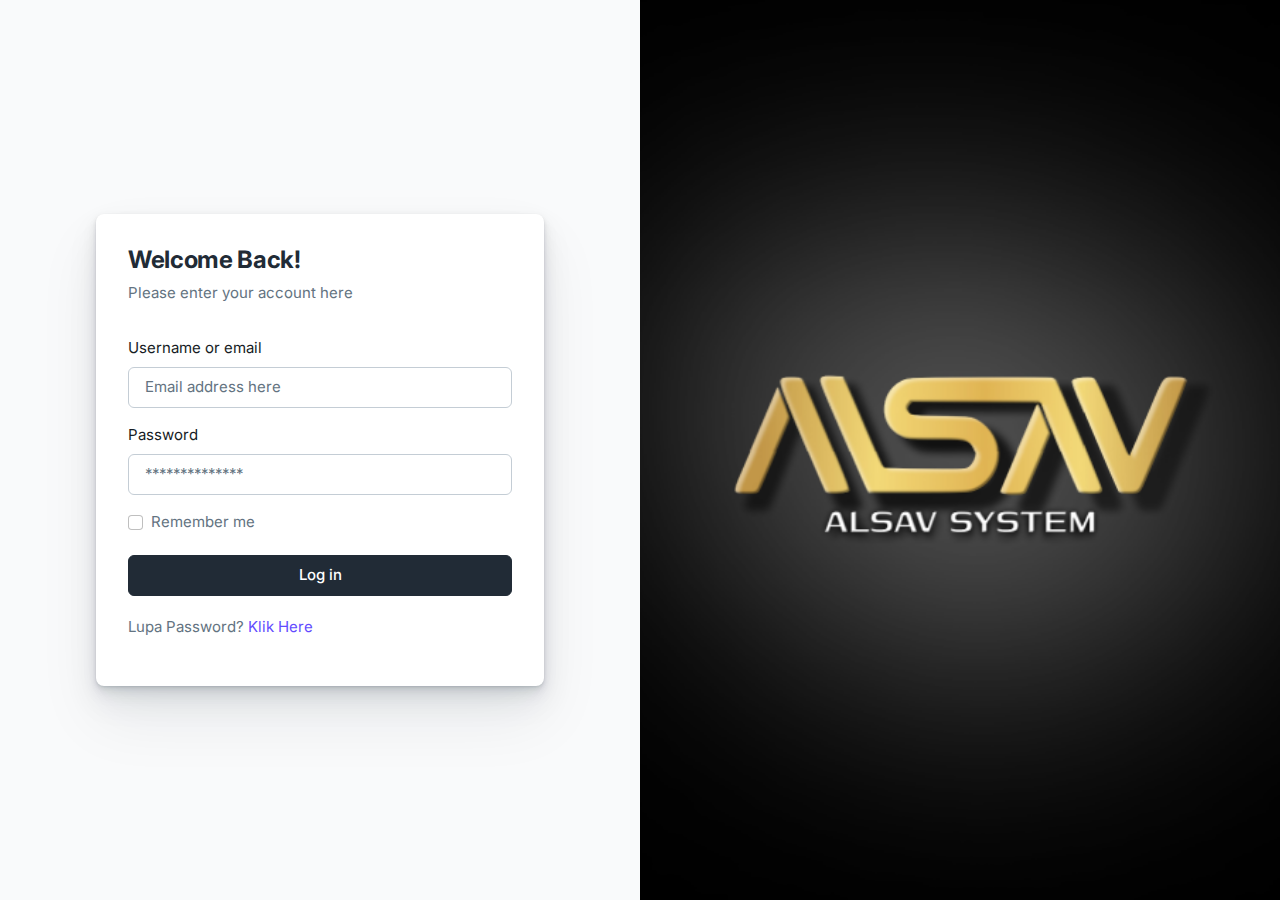
<file: login.html>
<!DOCTYPE html>
<html lang="en">
    <head>
        <!-- Required meta tags -->
        <meta charset="utf-8" />
        <meta name="viewport" content="width=device-width, initial-scale=1, shrink-to-fit=no" />

        <!-- Favicon icon-->
        <link rel="shortcut icon" type="image/x-icon" href="./assets/images/favicon/favicon.ico" />

        <!-- Libs CSS -->

        <link href="./assets/libs/bootstrap-icons/font/bootstrap-icons.css" rel="stylesheet" />
        <link href="./assets/libs/dropzone/dist/dropzone.css" rel="stylesheet" />
        <link href="./assets/libs/@mdi/font/css/materialdesignicons.min.css" rel="stylesheet" />
        <link href="./assets/libs/prismjs/themes/prism-okaidia.css" rel="stylesheet" />

        <!-- Theme CSS -->
        <link rel="stylesheet" href="./assets/css/theme.min.css" />
        <link rel="stylesheet" href="css/style.css" />

        <title>Sign In | Dash Ui - Bootstrap 5 Admin Dashboard Template</title>
    </head>

    <body class="bg-light">
        <!-- container -->
        <div class="d-lg-flex half">
            <div class="bg order-1 order-md-2" style="background-image: url('images/bg-1.png')"></div>
            <div class="contents order-2 order-md-1">
                <div class="container">
                    <div class="row align-items-center justify-content-center">
                        <div class="col-md-9">
                            <div class="card smooth-shadow-md">
                                <!-- Card body -->
                                <div class="card-body p-6">
                                    <div class="mb-4">
                                        <h3 style="font-weight: 700;">Welcome Back!</h3>
                                        <p class="mb-6">Please enter your account here</p>
                                    </div>
                                    <!-- Form -->
                                    <form>
                                        <!-- Username -->
                                        <div class="mb-3">
                                            <label for="email" class="form-label">Username or email</label>
                                            <input type="email" id="email" class="form-control" name="email" placeholder="Email address here" required="" />
                                        </div>
                                        <!-- Password -->
                                        <div class="mb-3">
                                            <label for="password" class="form-label">Password</label>
                                            <input type="password" id="password" class="form-control" name="password" placeholder="**************" required="" />
                                        </div>
                                        <!-- Checkbox -->
                                        <div class="d-lg-flex justify-content-between align-items-center mb-4">
                                            <div class="form-check custom-checkbox">
                                                <input type="checkbox" class="form-check-input" id="rememberme" />
                                                <label class="form-check-label" for="rememberme">Remember me</label>
                                            </div>
                                        </div>
                                        <div>
                                            <!-- Button -->
                                            <div class="d-grid">
                                                <button type="submit" class="btn btn-dark">Log in</button>
                                            </div>

                                            <div class="d-md-flex justify-content-between mt-4">
                                                <div class="mb-2 mb-md-0">
                                                    <p>Lupa Password? <a href="sign-up.html" class="fs-5"> Klik Here</a></p>
                                                </div>
                                            </div>
                                        </div>
                                    </form>
                                </div>
                            </div>
                        </div>
                    </div>
                </div>
            </div>
        </div>
        <!-- Scripts -->
        <!-- Libs JS -->
        <script src="./assets/libs/jquery/dist/jquery.min.js"></script>
        <script src="./assets/libs/bootstrap/dist/js/bootstrap.bundle.min.js"></script>
        <script src="./assets/libs/jquery-slimscroll/jquery.slimscroll.min.js"></script>
        <script src="./assets/libs/feather-icons/dist/feather.min.js"></script>
        <script src="./assets/libs/prismjs/prism.js"></script>
        <script src="./assets/libs/apexcharts/dist/apexcharts.min.js"></script>
        <script src="./assets/libs/dropzone/dist/min/dropzone.min.js"></script>
        <script src="./assets/libs/prismjs/plugins/toolbar/prism-toolbar.min.js"></script>
        <script src="./assets/libs/prismjs/plugins/copy-to-clipboard/prism-copy-to-clipboard.min.js"></script>

        <!-- Theme JS -->
        <script src="./assets/js/theme.min.js"></script>
    </body>
</html>
</file>
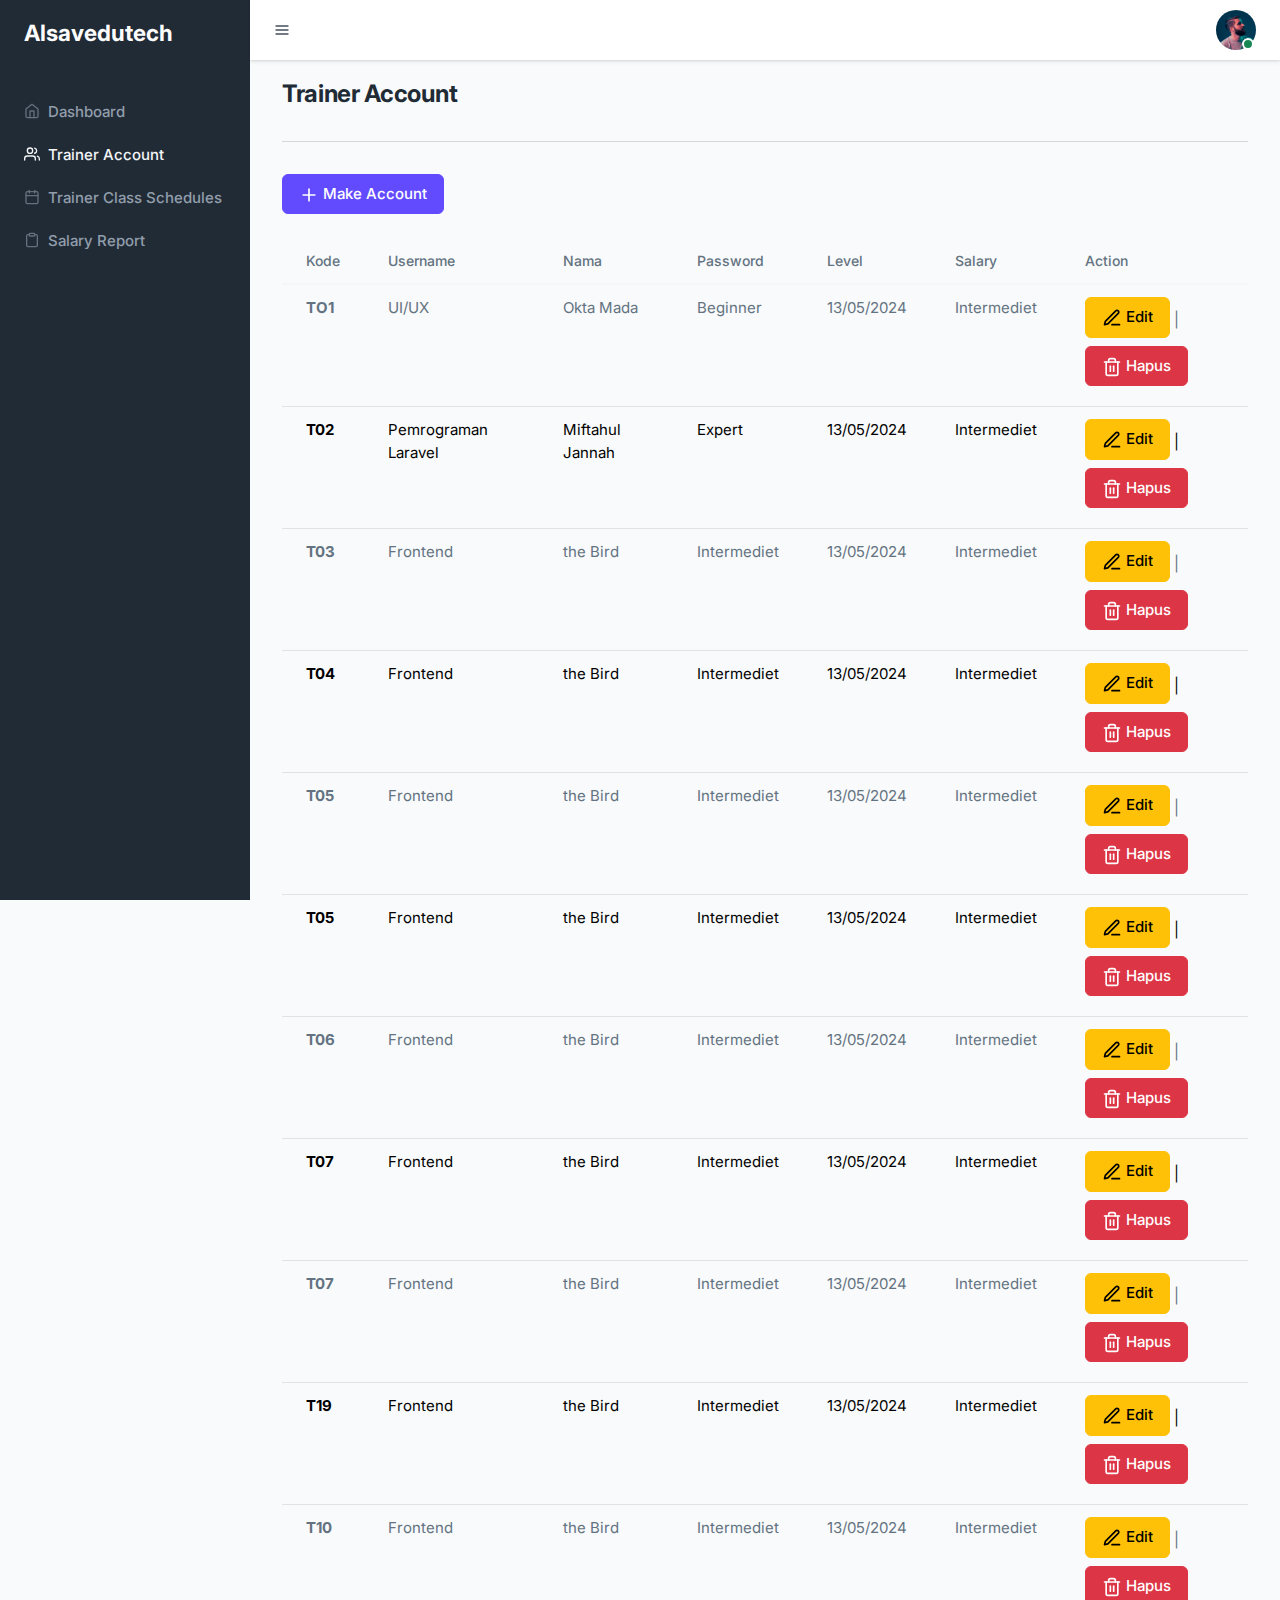
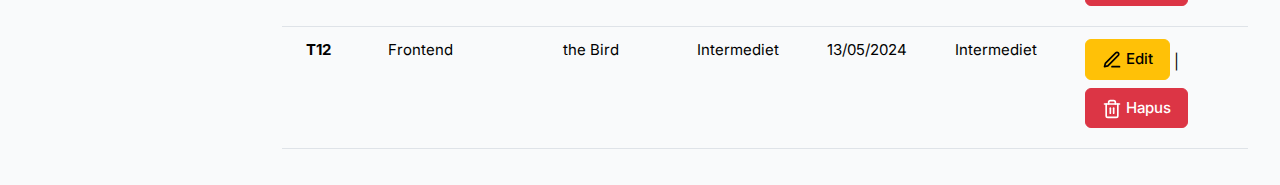
<file: dashboard/hrd/akun_trainer.html>
<!DOCTYPE html>
<html lang="en">
    <head>
        <!-- Required meta tags -->
        <meta charset="utf-8" />
        <meta name="viewport" content="width=device-width, initial-scale=1, shrink-to-fit=no" />

        <!-- Favicon icon-->
        <link rel="shortcut icon" type="image/x-icon" href="../../assets/images/favicon/favicon.ico" />

        <!-- Libs CSS -->

        <link href="../../assets/libs/bootstrap-icons/font/bootstrap-icons.css" rel="stylesheet" />
        <link href="../../assets/libs/dropzone/dist/dropzone.css" rel="stylesheet" />
        <link href="../../assets/libs/@mdi/font/css/materialdesignicons.min.css" rel="stylesheet" />
        <link href="../../assets/libs/prismjs/themes/prism-okaidia.css" rel="stylesheet" />

        <link rel="stylesheet" href="https://cdnjs.cloudflare.com/ajax/libs/twitter-bootstrap/5.3.0/css/bootstrap.min.css" />
        <link rel="stylesheet" href="https://cdn.datatables.net/2.0.2/css/dataTables.bootstrap5.css" />
        <!-- Theme CSS -->
        <link rel="stylesheet" href="../../assets/css/theme.min.css" />
        <title>Trainer Account | HRD</title>
    </head>

    <body class="bg-light">
        <div id="db-wrapper">
            <!-- navbar vertical -->
            <!-- Sidebar -->
            <nav class="navbar-vertical navbar">
                <div class="nav-scroller">
                    <!-- Brand logo -->
                    <a class="navbar-brand" href="index.html">
                        <p style="color: #fdfdfd; font-weight: bold; font-size: larger">Alsavedutech</p>
                        <!-- <img src="./assets/images/brand/logo/logo.svg" alt="" /> -->
                    </a>
                    <!-- Navbar nav -->
                    <ul class="navbar-nav flex-column" id="sideNavbar">
                        <li class="nav-item">
                            <a class="nav-link has-arrow" href="index.html">
                                <i data-feather="home" class="nav-icon icon-xs me-2"></i>
                                Dashboard
                            </a>
                        </li>
                        <li class="nav-item">
                            <a class="nav-link has-arrow active" href="akun_trainer.html">
                                <i data-feather="users" class="nav-icon icon-xs me-2"></i>
                                Trainer Account
                            </a>
                        </li>
                        <li class="nav-item">
                            <a class="nav-link has-arrow" href="jadwal.html">
                                <i data-feather="calendar" class="nav-icon icon-xs me-2"></i>
                                Trainer Class Schedules
                            </a>
                        </li>
                        <li class="nav-item">
                            <a class="nav-link has-arrow" href="gaji.html">
                                <i data-feather="clipboard" class="nav-icon icon-xs me-2"></i>
                                Salary Report
                            </a>
                        </li>
                        <!-- <li class="nav-item">
                            <a class="nav-link has-arrow collapsed" href="#!" data-bs-toggle="collapse" data-bs-target="#navAuthentication" aria-expanded="false" aria-controls="navAuthentication">
                                <i data-feather="clipboard" class="nav-icon icon-xs me-2"></i>
                                Salary Report
                            </a>
                            <div id="navAuthentication" class="collapse" data-bs-parent="#sideNavbar">
                                <ul class="nav flex-column">
                                    <li class="nav-item">
                                        <a class="nav-link" href="gaji.html"> Data Salary</a>
                                    </li>
                                    <li class="nav-item">
                                        <a class="nav-link" href="./pages/sign-up.html"> Status Salary</a>
                                    </li>
                                </ul>
                            </div>
                        </li> -->
                    </ul>
                </div>
            </nav>
            <!-- Page content -->
            <div id="page-content">
                <div class="header @@classList">
                    <!-- navbar -->
                    <nav class="navbar-classic navbar navbar-expand-lg">
                        <a id="nav-toggle" href="#"><i data-feather="menu" class="nav-icon me-2 icon-xs"></i></a>
                        <div class="ms-lg-3 d-none d-md-none d-lg-block">
                            <!-- Form
                            <form class="d-flex align-items-center">
                                <input type="search" class="form-control" placeholder="Search" />
                            </form> -->
                        </div>
                        <!--Navbar nav -->
                        <ul class="navbar-nav navbar-right-wrap ms-auto d-flex nav-top-wrap">
                            <!-- List -->
                            <li class="dropdown ms-2">
                                <a class="rounded-circle" href="#" role="button" id="dropdownUser" data-bs-toggle="dropdown" aria-haspopup="true" aria-expanded="false">
                                    <div class="avatar avatar-md avatar-indicators avatar-online">
                                        <img alt="avatar" src="../../assets/images/avatar/avatar-1.jpg" class="rounded-circle" />
                                    </div>
                                </a>
                                <div class="dropdown-menu dropdown-menu-end" aria-labelledby="dropdownUser">
                                    <div class="px-4 pb-0 pt-2">
                                        <div class="lh-1">
                                            <h5 class="mb-1">Okta Mada</h5>
                                            <a href="#" class="text-inherit fs-6">HRD</a>
                                        </div>
                                        <div class="dropdown-divider mt-3 mb-2"></div>
                                    </div>

                                    <ul class="list-unstyled">
                                        <li>
                                            <a class="dropdown-item" href="./index.html"> <i class="me-2 icon-xxs dropdown-item-icon" data-feather="power"></i>Sign Out </a>
                                        </li>
                                    </ul>
                                </div>
                            </li>
                        </ul>
                    </nav>
                </div>
                <!-- Container fluid -->
                <div class="container-fluid px-6 py-4">
                    <!-- card body -->
                    <div class="row">
                        <div class="col-xl-12 col-lg-12 col-md-12 col-sm-12 col-12">
                            <!-- text -->
                            <!-- <div class="text-center mb-7">
                                <h1 class="display-4">Layouts</h1>
                                <p>Customize your overview page layout. Choose the one that best fits your needs.</p>
                            </div> -->
                            <h3 style="font-weight: 700">Trainer Account</h3>
                            <hr />
                        </div>
                    </div>
                    <!-- tabel kelas -->
                    <button type="button" class="btn btn-primary" data-bs-toggle="modal" data-bs-target="#exampleModalCenter1">
                        <svg viewBox="0 0 24 24" width="20" height="20" stroke="currentColor" stroke-width="2" fill="none" stroke-linecap="round" stroke-linejoin="round" class="css-i6dzq1">
                            <line x1="12" y1="5" x2="12" y2="19"></line>
                            <line x1="5" y1="12" x2="19" y2="12"></line>
                        </svg>
                        Make Account
                    </button>
                    <div class="mt-5">
                        <div class="table-responsive">
                            <table id="example" class="table table-striped" style="width: 100%">
                                <thead>
                                    <tr>
                                        <th scope="col">Kode</th>
                                        <th scope="col">Username</th>
                                        <th scope="col">Nama</th>
                                        <th scope="col">Password</th>
                                        <th scope="col">Level</th>
                                        <th scope="col">Salary</th>
                                        <th scope="col">Action</th>
                                    </tr>
                                </thead>
                                <tbody>
                                    <tr>
                                        <th>TO1</th>
                                        <td>UI/UX</td>
                                        <td>Okta Mada</td>
                                        <td>Beginner</td>
                                        <td>13/05/2024</td>
                                        <td>Intermediet</td>
                                        <td>
                                            <button type="button" class="btn btn-warning mb-2" data-bs-toggle="modal" data-bs-target="#exampleModalCenter">
                                                <svg viewBox="0 0 24 24" width="20" height="20" stroke="currentColor" stroke-width="2" fill="none" stroke-linecap="round" stroke-linejoin="round" class="css-i6dzq1">
                                                    <path d="M12 20h9"></path>
                                                    <path d="M16.5 3.5a2.121 2.121 0 0 1 3 3L7 19l-4 1 1-4L16.5 3.5z"></path>
                                                </svg>
                                                Edit
                                            </button>
                                            |
                                            <button type="button" class="btn btn-danger mb-2">
                                                <svg viewBox="0 0 24 24" width="20" height="20" stroke="currentColor" stroke-width="2" fill="none" stroke-linecap="round" stroke-linejoin="round" class="css-i6dzq1">
                                                    <polyline points="3 6 5 6 21 6"></polyline>
                                                    <path d="M19 6v14a2 2 0 0 1-2 2H7a2 2 0 0 1-2-2V6m3 0V4a2 2 0 0 1 2-2h4a2 2 0 0 1 2 2v2"></path>
                                                    <line x1="10" y1="11" x2="10" y2="17"></line>
                                                    <line x1="14" y1="11" x2="14" y2="17"></line>
                                                </svg>
                                                Hapus
                                            </button>
                                        </td>
                                    </tr>

                                    <tr>
                                        <th>T02</th>
                                        <td>Pemrograman Laravel</td>
                                        <td>Miftahul Jannah</td>
                                        <td>Expert</td>
                                        <td>13/05/2024</td>
                                        <td>Intermediet</td>
                                        <td>
                                            <button type="button" class="btn btn-warning mb-2" data-bs-toggle="modal" data-bs-target="#exampleModalCenter">
                                                <svg viewBox="0 0 24 24" width="20" height="20" stroke="currentColor" stroke-width="2" fill="none" stroke-linecap="round" stroke-linejoin="round" class="css-i6dzq1">
                                                    <path d="M12 20h9"></path>
                                                    <path d="M16.5 3.5a2.121 2.121 0 0 1 3 3L7 19l-4 1 1-4L16.5 3.5z"></path>
                                                </svg>
                                                Edit
                                            </button>
                                            |
                                            <button type="button" class="btn btn-danger mb-2">
                                                <svg viewBox="0 0 24 24" width="20" height="20" stroke="currentColor" stroke-width="2" fill="none" stroke-linecap="round" stroke-linejoin="round" class="css-i6dzq1">
                                                    <polyline points="3 6 5 6 21 6"></polyline>
                                                    <path d="M19 6v14a2 2 0 0 1-2 2H7a2 2 0 0 1-2-2V6m3 0V4a2 2 0 0 1 2-2h4a2 2 0 0 1 2 2v2"></path>
                                                    <line x1="10" y1="11" x2="10" y2="17"></line>
                                                    <line x1="14" y1="11" x2="14" y2="17"></line>
                                                </svg>
                                                Hapus
                                            </button>
                                        </td>
                                    </tr>

                                    <tr>
                                        <th>T03</th>
                                        <td>Frontend</td>
                                        <td>the Bird</td>
                                        <td>Intermediet</td>
                                        <td>13/05/2024</td>
                                        <td>Intermediet</td>
                                        <td>
                                            <button type="button" class="btn btn-warning mb-2" data-bs-toggle="modal" data-bs-target="#exampleModalCenter">
                                                <svg viewBox="0 0 24 24" width="20" height="20" stroke="currentColor" stroke-width="2" fill="none" stroke-linecap="round" stroke-linejoin="round" class="css-i6dzq1">
                                                    <path d="M12 20h9"></path>
                                                    <path d="M16.5 3.5a2.121 2.121 0 0 1 3 3L7 19l-4 1 1-4L16.5 3.5z"></path>
                                                </svg>
                                                Edit
                                            </button>
                                            |
                                            <button type="button" class="btn btn-danger mb-2">
                                                <svg viewBox="0 0 24 24" width="20" height="20" stroke="currentColor" stroke-width="2" fill="none" stroke-linecap="round" stroke-linejoin="round" class="css-i6dzq1">
                                                    <polyline points="3 6 5 6 21 6"></polyline>
                                                    <path d="M19 6v14a2 2 0 0 1-2 2H7a2 2 0 0 1-2-2V6m3 0V4a2 2 0 0 1 2-2h4a2 2 0 0 1 2 2v2"></path>
                                                    <line x1="10" y1="11" x2="10" y2="17"></line>
                                                    <line x1="14" y1="11" x2="14" y2="17"></line>
                                                </svg>
                                                Hapus
                                            </button>
                                        </td>
                                    </tr>

                                    <tr>
                                        <th>T04</th>
                                        <td>Frontend</td>
                                        <td>the Bird</td>
                                        <td>Intermediet</td>
                                        <td>13/05/2024</td>
                                        <td>Intermediet</td>
                                        <td>
                                            <button type="button" class="btn btn-warning mb-2" data-bs-toggle="modal" data-bs-target="#exampleModalCenter">
                                                <svg viewBox="0 0 24 24" width="20" height="20" stroke="currentColor" stroke-width="2" fill="none" stroke-linecap="round" stroke-linejoin="round" class="css-i6dzq1">
                                                    <path d="M12 20h9"></path>
                                                    <path d="M16.5 3.5a2.121 2.121 0 0 1 3 3L7 19l-4 1 1-4L16.5 3.5z"></path>
                                                </svg>
                                                Edit
                                            </button>
                                            |
                                            <button type="button" class="btn btn-danger mb-2">
                                                <svg viewBox="0 0 24 24" width="20" height="20" stroke="currentColor" stroke-width="2" fill="none" stroke-linecap="round" stroke-linejoin="round" class="css-i6dzq1">
                                                    <polyline points="3 6 5 6 21 6"></polyline>
                                                    <path d="M19 6v14a2 2 0 0 1-2 2H7a2 2 0 0 1-2-2V6m3 0V4a2 2 0 0 1 2-2h4a2 2 0 0 1 2 2v2"></path>
                                                    <line x1="10" y1="11" x2="10" y2="17"></line>
                                                    <line x1="14" y1="11" x2="14" y2="17"></line>
                                                </svg>
                                                Hapus
                                            </button>
                                        </td>
                                    </tr>

                                    <tr>
                                        <th>T05</th>
                                        <td>Frontend</td>
                                        <td>the Bird</td>
                                        <td>Intermediet</td>
                                        <td>13/05/2024</td>
                                        <td>Intermediet</td>
                                        <td>
                                            <button type="button" class="btn btn-warning mb-2" data-bs-toggle="modal" data-bs-target="#exampleModalCenter">
                                                <svg viewBox="0 0 24 24" width="20" height="20" stroke="currentColor" stroke-width="2" fill="none" stroke-linecap="round" stroke-linejoin="round" class="css-i6dzq1">
                                                    <path d="M12 20h9"></path>
                                                    <path d="M16.5 3.5a2.121 2.121 0 0 1 3 3L7 19l-4 1 1-4L16.5 3.5z"></path>
                                                </svg>
                                                Edit
                                            </button>
                                            |
                                            <button type="button" class="btn btn-danger mb-2">
                                                <svg viewBox="0 0 24 24" width="20" height="20" stroke="currentColor" stroke-width="2" fill="none" stroke-linecap="round" stroke-linejoin="round" class="css-i6dzq1">
                                                    <polyline points="3 6 5 6 21 6"></polyline>
                                                    <path d="M19 6v14a2 2 0 0 1-2 2H7a2 2 0 0 1-2-2V6m3 0V4a2 2 0 0 1 2-2h4a2 2 0 0 1 2 2v2"></path>
                                                    <line x1="10" y1="11" x2="10" y2="17"></line>
                                                    <line x1="14" y1="11" x2="14" y2="17"></line>
                                                </svg>
                                                Hapus
                                            </button>
                                        </td>
                                    </tr>

                                    <tr>
                                        <th>T05</th>
                                        <td>Frontend</td>
                                        <td>the Bird</td>
                                        <td>Intermediet</td>
                                        <td>13/05/2024</td>
                                        <td>Intermediet</td>
                                        <td>
                                            <button type="button" class="btn btn-warning mb-2" data-bs-toggle="modal" data-bs-target="#exampleModalCenter">
                                                <svg viewBox="0 0 24 24" width="20" height="20" stroke="currentColor" stroke-width="2" fill="none" stroke-linecap="round" stroke-linejoin="round" class="css-i6dzq1">
                                                    <path d="M12 20h9"></path>
                                                    <path d="M16.5 3.5a2.121 2.121 0 0 1 3 3L7 19l-4 1 1-4L16.5 3.5z"></path>
                                                </svg>
                                                Edit
                                            </button>
                                            |
                                            <button type="button" class="btn btn-danger mb-2">
                                                <svg viewBox="0 0 24 24" width="20" height="20" stroke="currentColor" stroke-width="2" fill="none" stroke-linecap="round" stroke-linejoin="round" class="css-i6dzq1">
                                                    <polyline points="3 6 5 6 21 6"></polyline>
                                                    <path d="M19 6v14a2 2 0 0 1-2 2H7a2 2 0 0 1-2-2V6m3 0V4a2 2 0 0 1 2-2h4a2 2 0 0 1 2 2v2"></path>
                                                    <line x1="10" y1="11" x2="10" y2="17"></line>
                                                    <line x1="14" y1="11" x2="14" y2="17"></line>
                                                </svg>
                                                Hapus
                                            </button>
                                        </td>
                                    </tr>

                                    <tr>
                                        <th>T06</th>
                                        <td>Frontend</td>
                                        <td>the Bird</td>
                                        <td>Intermediet</td>
                                        <td>13/05/2024</td>
                                        <td>Intermediet</td>
                                        <td>
                                            <button type="button" class="btn btn-warning mb-2" data-bs-toggle="modal" data-bs-target="#exampleModalCenter">
                                                <svg viewBox="0 0 24 24" width="20" height="20" stroke="currentColor" stroke-width="2" fill="none" stroke-linecap="round" stroke-linejoin="round" class="css-i6dzq1">
                                                    <path d="M12 20h9"></path>
                                                    <path d="M16.5 3.5a2.121 2.121 0 0 1 3 3L7 19l-4 1 1-4L16.5 3.5z"></path>
                                                </svg>
                                                Edit
                                            </button>
                                            |
                                            <button type="button" class="btn btn-danger mb-2">
                                                <svg viewBox="0 0 24 24" width="20" height="20" stroke="currentColor" stroke-width="2" fill="none" stroke-linecap="round" stroke-linejoin="round" class="css-i6dzq1">
                                                    <polyline points="3 6 5 6 21 6"></polyline>
                                                    <path d="M19 6v14a2 2 0 0 1-2 2H7a2 2 0 0 1-2-2V6m3 0V4a2 2 0 0 1 2-2h4a2 2 0 0 1 2 2v2"></path>
                                                    <line x1="10" y1="11" x2="10" y2="17"></line>
                                                    <line x1="14" y1="11" x2="14" y2="17"></line>
                                                </svg>
                                                Hapus
                                            </button>
                                        </td>
                                    </tr>

                                    <tr>
                                        <th>T07</th>
                                        <td>Frontend</td>
                                        <td>the Bird</td>
                                        <td>Intermediet</td>
                                        <td>13/05/2024</td>
                                        <td>Intermediet</td>
                                        <td>
                                            <button type="button" class="btn btn-warning mb-2" data-bs-toggle="modal" data-bs-target="#exampleModalCenter">
                                                <svg viewBox="0 0 24 24" width="20" height="20" stroke="currentColor" stroke-width="2" fill="none" stroke-linecap="round" stroke-linejoin="round" class="css-i6dzq1">
                                                    <path d="M12 20h9"></path>
                                                    <path d="M16.5 3.5a2.121 2.121 0 0 1 3 3L7 19l-4 1 1-4L16.5 3.5z"></path>
                                                </svg>
                                                Edit
                                            </button>
                                            |
                                            <button type="button" class="btn btn-danger mb-2">
                                                <svg viewBox="0 0 24 24" width="20" height="20" stroke="currentColor" stroke-width="2" fill="none" stroke-linecap="round" stroke-linejoin="round" class="css-i6dzq1">
                                                    <polyline points="3 6 5 6 21 6"></polyline>
                                                    <path d="M19 6v14a2 2 0 0 1-2 2H7a2 2 0 0 1-2-2V6m3 0V4a2 2 0 0 1 2-2h4a2 2 0 0 1 2 2v2"></path>
                                                    <line x1="10" y1="11" x2="10" y2="17"></line>
                                                    <line x1="14" y1="11" x2="14" y2="17"></line>
                                                </svg>
                                                Hapus
                                            </button>
                                        </td>
                                    </tr>

                                    <tr>
                                        <th>T07</th>
                                        <td>Frontend</td>
                                        <td>the Bird</td>
                                        <td>Intermediet</td>
                                        <td>13/05/2024</td>
                                        <td>Intermediet</td>
                                        <td>
                                            <button type="button" class="btn btn-warning mb-2" data-bs-toggle="modal" data-bs-target="#exampleModalCenter">
                                                <svg viewBox="0 0 24 24" width="20" height="20" stroke="currentColor" stroke-width="2" fill="none" stroke-linecap="round" stroke-linejoin="round" class="css-i6dzq1">
                                                    <path d="M12 20h9"></path>
                                                    <path d="M16.5 3.5a2.121 2.121 0 0 1 3 3L7 19l-4 1 1-4L16.5 3.5z"></path>
                                                </svg>
                                                Edit
                                            </button>
                                            |
                                            <button type="button" class="btn btn-danger mb-2">
                                                <svg viewBox="0 0 24 24" width="20" height="20" stroke="currentColor" stroke-width="2" fill="none" stroke-linecap="round" stroke-linejoin="round" class="css-i6dzq1">
                                                    <polyline points="3 6 5 6 21 6"></polyline>
                                                    <path d="M19 6v14a2 2 0 0 1-2 2H7a2 2 0 0 1-2-2V6m3 0V4a2 2 0 0 1 2-2h4a2 2 0 0 1 2 2v2"></path>
                                                    <line x1="10" y1="11" x2="10" y2="17"></line>
                                                    <line x1="14" y1="11" x2="14" y2="17"></line>
                                                </svg>
                                                Hapus
                                            </button>
                                        </td>
                                    </tr>

                                    <tr>
                                        <th>T19</th>
                                        <td>Frontend</td>
                                        <td>the Bird</td>
                                        <td>Intermediet</td>
                                        <td>13/05/2024</td>
                                        <td>Intermediet</td>
                                        <td>
                                            <button type="button" class="btn btn-warning mb-2" data-bs-toggle="modal" data-bs-target="#exampleModalCenter">
                                                <svg viewBox="0 0 24 24" width="20" height="20" stroke="currentColor" stroke-width="2" fill="none" stroke-linecap="round" stroke-linejoin="round" class="css-i6dzq1">
                                                    <path d="M12 20h9"></path>
                                                    <path d="M16.5 3.5a2.121 2.121 0 0 1 3 3L7 19l-4 1 1-4L16.5 3.5z"></path>
                                                </svg>
                                                Edit
                                            </button>
                                            |
                                            <button type="button" class="btn btn-danger mb-2">
                                                <svg viewBox="0 0 24 24" width="20" height="20" stroke="currentColor" stroke-width="2" fill="none" stroke-linecap="round" stroke-linejoin="round" class="css-i6dzq1">
                                                    <polyline points="3 6 5 6 21 6"></polyline>
                                                    <path d="M19 6v14a2 2 0 0 1-2 2H7a2 2 0 0 1-2-2V6m3 0V4a2 2 0 0 1 2-2h4a2 2 0 0 1 2 2v2"></path>
                                                    <line x1="10" y1="11" x2="10" y2="17"></line>
                                                    <line x1="14" y1="11" x2="14" y2="17"></line>
                                                </svg>
                                                Hapus
                                            </button>
                                        </td>
                                    </tr>

                                    <tr>
                                        <th>T10</th>
                                        <td>Frontend</td>
                                        <td>the Bird</td>
                                        <td>Intermediet</td>
                                        <td>13/05/2024</td>
                                        <td>Intermediet</td>
                                        <td>
                                            <button type="button" class="btn btn-warning mb-2" data-bs-toggle="modal" data-bs-target="#exampleModalCenter">
                                                <svg viewBox="0 0 24 24" width="20" height="20" stroke="currentColor" stroke-width="2" fill="none" stroke-linecap="round" stroke-linejoin="round" class="css-i6dzq1">
                                                    <path d="M12 20h9"></path>
                                                    <path d="M16.5 3.5a2.121 2.121 0 0 1 3 3L7 19l-4 1 1-4L16.5 3.5z"></path>
                                                </svg>
                                                Edit
                                            </button>
                                            |
                                            <button type="button" class="btn btn-danger mb-2">
                                                <svg viewBox="0 0 24 24" width="20" height="20" stroke="currentColor" stroke-width="2" fill="none" stroke-linecap="round" stroke-linejoin="round" class="css-i6dzq1">
                                                    <polyline points="3 6 5 6 21 6"></polyline>
                                                    <path d="M19 6v14a2 2 0 0 1-2 2H7a2 2 0 0 1-2-2V6m3 0V4a2 2 0 0 1 2-2h4a2 2 0 0 1 2 2v2"></path>
                                                    <line x1="10" y1="11" x2="10" y2="17"></line>
                                                    <line x1="14" y1="11" x2="14" y2="17"></line>
                                                </svg>
                                                Hapus
                                            </button>
                                        </td>
                                    </tr>

                                    <tr>
                                        <th>T12</th>
                                        <td>Frontend</td>
                                        <td>the Bird</td>
                                        <td>Intermediet</td>
                                        <td>13/05/2024</td>
                                        <td>Intermediet</td>
                                        <td>
                                            <button type="button" class="btn btn-warning mb-2" data-bs-toggle="modal" data-bs-target="#exampleModalCenter">
                                                <svg viewBox="0 0 24 24" width="20" height="20" stroke="currentColor" stroke-width="2" fill="none" stroke-linecap="round" stroke-linejoin="round" class="css-i6dzq1">
                                                    <path d="M12 20h9"></path>
                                                    <path d="M16.5 3.5a2.121 2.121 0 0 1 3 3L7 19l-4 1 1-4L16.5 3.5z"></path>
                                                </svg>
                                                Edit
                                            </button>
                                            |
                                            <button type="button" class="btn btn-danger mb-2">
                                                <svg viewBox="0 0 24 24" width="20" height="20" stroke="currentColor" stroke-width="2" fill="none" stroke-linecap="round" stroke-linejoin="round" class="css-i6dzq1">
                                                    <polyline points="3 6 5 6 21 6"></polyline>
                                                    <path d="M19 6v14a2 2 0 0 1-2 2H7a2 2 0 0 1-2-2V6m3 0V4a2 2 0 0 1 2-2h4a2 2 0 0 1 2 2v2"></path>
                                                    <line x1="10" y1="11" x2="10" y2="17"></line>
                                                    <line x1="14" y1="11" x2="14" y2="17"></line>
                                                </svg>
                                                Hapus
                                            </button>
                                        </td>
                                    </tr>
                                </tbody>
                            </table>
                        </div>
                    </div>
                    <!-- end -->

                    <!-- Modal edit -->
                    <div class="modal fade gd-example-modal-lg" id="exampleModalCenter" tabindex="-1" role="dialog" aria-labelledby="myLargeModalLabel" aria-hidden="true">
                        <div class="modal-dialog modal-lg">
                            <div class="modal-content">
                                <div class="modal-header">
                                    <h5 class="modal-title" id="exampleModalCenterTitle">Edit Trainer Account</h5>
                                </div>
                                <div class="modal-body">
                                    <table class="table">
                                        <tbody>
                                            <tr data-dt-row="99" data-dt-column="2">
                                                <td>Kode:</td>
                                                <td>
                                                    <input type="text" class="form-control" id="defaultFormControlInput" placeholder="John Doe" aria-describedby="defaultFormControlHelp" />
                                                </td>

                                                <td>Username:</td>
                                                <td>
                                                    <input type="text" class="form-control" id="defaultFormControlInput" placeholder="John Doe" aria-describedby="defaultFormControlHelp" />
                                                </td>
                                            </tr>
                                            <tr data-dt-row="99" data-dt-column="4">
                                                <td>Nama:</td>
                                                <td>
                                                    <input type="text" class="form-control" id="defaultFormControlInput" placeholder="John Doe" aria-describedby="defaultFormControlHelp" />
                                                </td>

                                                <td>Password:</td>
                                                <td>
                                                    <input type="password" class="form-control" id="defaultFormControlInput" placeholder="John Doe" aria-describedby="defaultFormControlHelp" />
                                                </td>
                                            </tr>
                                            <tr data-dt-row="99" data-dt-column="3">
                                                <td>Level:</td>
                                                <td>
                                                    <select class="form-select" id="validationCustom04" required>
                                                        <option selected disabled value="">Choose Level</option>
                                                        <option>Beginner</option>
                                                        <option>Intermediet</option>
                                                        <option>Expert</option>
                                                    </select>
                                                    <div class="invalid-feedback">Please select a valid state.</div>
                                                </td>

                                                <td>Salary:</td>
                                                <td>
                                                    <input type="text" class="form-control" id="defaultFormControlInput" placeholder="John Doe" aria-describedby="defaultFormControlHelp" />
                                                </td>
                                            </tr>
                                        </tbody>
                                    </table>
                                </div>
                                <div class="modal-footer">
                                    <button type="button" class="btn btn-outline-secondary" data-bs-dismiss="modal">Ya, Batal</button>
                                    <button type="button" class="btn btn-success">
                                        <svg viewBox="0 0 24 24" width="20" height="20" stroke="currentColor" stroke-width="2" fill="none" stroke-linecap="round" stroke-linejoin="round" class="css-i6dzq1">
                                            <path d="M19 21H5a2 2 0 0 1-2-2V5a2 2 0 0 1 2-2h11l5 5v11a2 2 0 0 1-2 2z"></path>
                                            <polyline points="17 21 17 13 7 13 7 21"></polyline>
                                            <polyline points="7 3 7 8 15 8"></polyline>
                                        </svg>
                                        Simpan
                                    </button>
                                </div>
                            </div>
                        </div>
                    </div>
                    <!-- end -->

                    <!-- modal tambah -->
                    <div class="modal fade gd-example-modal-lg" id="exampleModalCenter1" tabindex="-1" role="dialog" aria-labelledby="myLargeModalLabel" aria-hidden="true">
                        <div class="modal-dialog modal-lg">
                            <div class="modal-content">
                                <div class="modal-header">
                                    <h5 class="modal-title" id="exampleModalCenterTitle">Make Trainer Account</h5>
                                </div>
                                <div class="modal-body">
                                    <table class="table">
                                        <tbody>
                                            <tr data-dt-row="99" data-dt-column="2">
                                                <td>Kode:</td>
                                                <td>
                                                    <input type="text" class="form-control" id="defaultFormControlInput" placeholder="John Doe" aria-describedby="defaultFormControlHelp" />
                                                </td>

                                                <td>Username:</td>
                                                <td>
                                                    <input type="text" class="form-control" id="defaultFormControlInput" placeholder="John Doe" aria-describedby="defaultFormControlHelp" />
                                                </td>
                                            </tr>
                                            <tr data-dt-row="99" data-dt-column="4">
                                                <td>Nama:</td>
                                                <td>
                                                    <input type="text" class="form-control" id="defaultFormControlInput" placeholder="John Doe" aria-describedby="defaultFormControlHelp" />
                                                </td>

                                                <td>Password:</td>
                                                <td>
                                                    <input type="password" class="form-control" id="defaultFormControlInput" placeholder="John Doe" aria-describedby="defaultFormControlHelp" />
                                                </td>
                                            </tr>
                                            <tr data-dt-row="99" data-dt-column="3">
                                                <td>Level:</td>
                                                <td>
                                                    <select class="form-select" id="validationCustom04" required>
                                                        <option selected disabled value="">Choose Level</option>
                                                        <option>Beginner</option>
                                                        <option>Intermediet</option>
                                                        <option>Expert</option>
                                                    </select>
                                                    <div class="invalid-feedback">Please select a valid state.</div>
                                                </td>

                                                <td>Salary:</td>
                                                <td>
                                                    <input type="text" class="form-control" id="defaultFormControlInput" placeholder="John Doe" aria-describedby="defaultFormControlHelp" />
                                                </td>
                                            </tr>
                                        </tbody>
                                    </table>
                                </div>
                                <div class="modal-footer">
                                    <button type="button" class="btn btn-outline-secondary" data-bs-dismiss="modal">Ya, Batal</button>
                                    <button type="button" class="btn btn-primary">
                                        <svg viewBox="0 0 24 24" width="20" height="20" stroke="currentColor" stroke-width="2" fill="none" stroke-linecap="round" stroke-linejoin="round" class="css-i6dzq1">
                                            <path d="M19 21H5a2 2 0 0 1-2-2V5a2 2 0 0 1 2-2h11l5 5v11a2 2 0 0 1-2 2z"></path>
                                            <polyline points="17 21 17 13 7 13 7 21"></polyline>
                                            <polyline points="7 3 7 8 15 8"></polyline>
                                        </svg>
                                        Simpan
                                    </button>
                                </div>
                            </div>
                        </div>
                    </div>
                    <!-- end -->
                </div>
            </div>
        </div>

        <!-- Scripts -->
        <!-- Libs JS -->
        <script defer src="https://code.jquery.com/jquery-3.7.1.js"></script>
        <script defer src="https://cdn.datatables.net/2.0.2/js/dataTables.js"></script>
        <script defer src="https://cdn.datatables.net/2.0.2/js/dataTables.bootstrap5.js"></script>

        <script src="../../assets/libs/jquery/dist/jquery.min.js"></script>
        <script src="../../assets/libs/bootstrap/dist/js/bootstrap.bundle.min.js"></script>
        <script src="../../assets/libs/jquery-slimscroll/jquery.slimscroll.min.js"></script>
        <script src="../../assets/libs/feather-icons/dist/feather.min.js"></script>
        <script src="../../assets/libs/prismjs/prism.js"></script>
        <script src="../../assets/libs/apexcharts/dist/apexcharts.min.js"></script>
        <script src="../../assets/libs/dropzone/dist/min/dropzone.min.js"></script>
        <script src="../../assets/libs/prismjs/plugins/toolbar/prism-toolbar.min.js"></script>
        <script src="../../assets/libs/prismjs/plugins/copy-to-clipboard/prism-copy-to-clipboard.min.js"></script>

        <!-- Theme JS -->
        <script src="../../assets/js/theme.min.js"></script>
        <script defer src="../../assets/script.js"></script>
    </body>
</html>
</file>
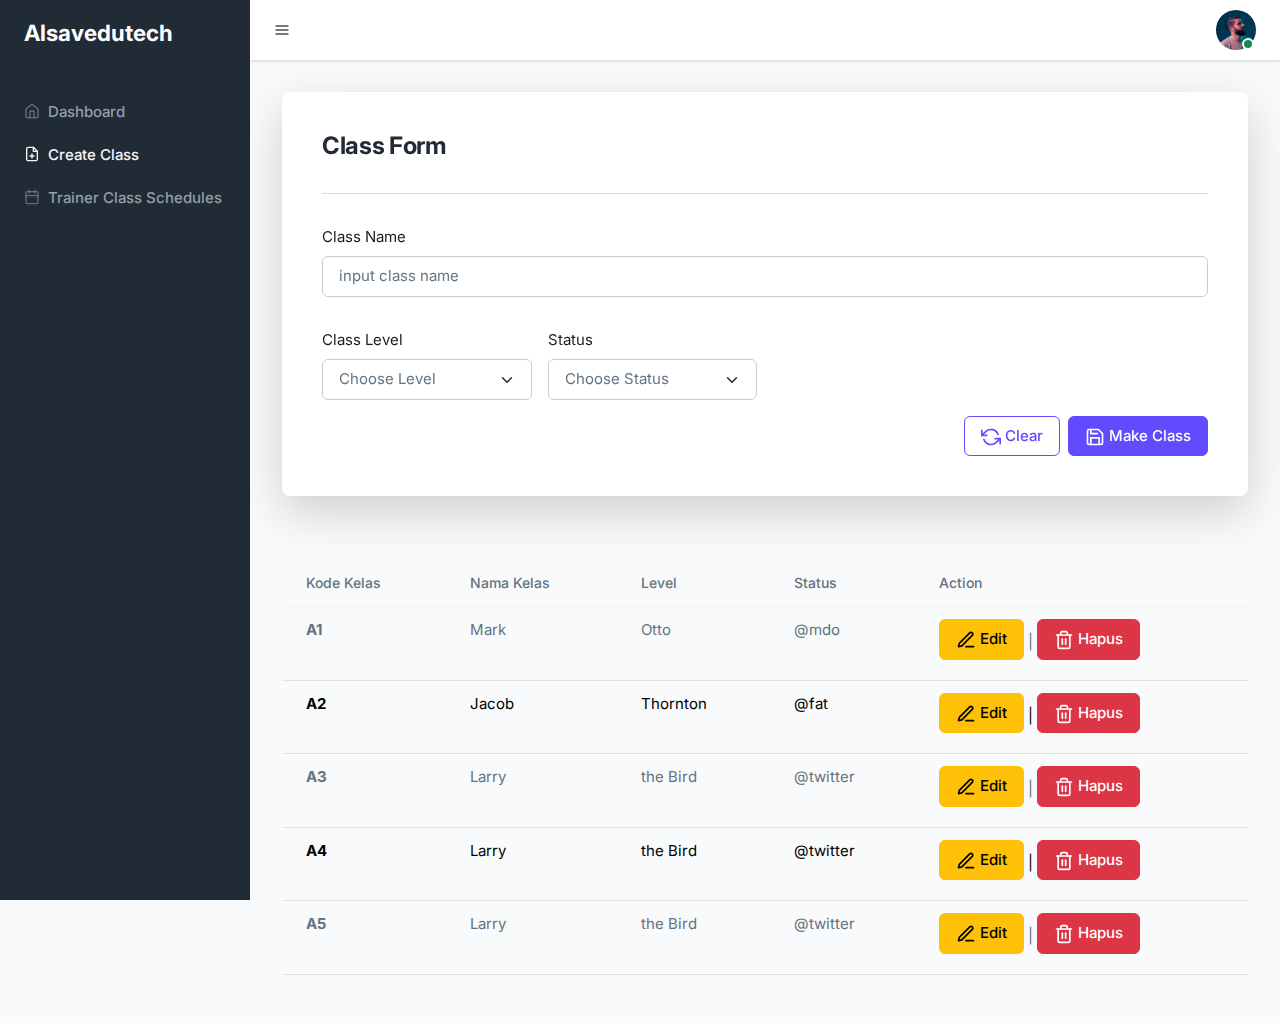
<file: dashboard/kurikulum/buat_kelas.html>
<!DOCTYPE html>
<html lang="en">
    <head>
        <!-- Required meta tags -->
        <meta charset="utf-8" />
        <meta name="viewport" content="width=device-width, initial-scale=1, shrink-to-fit=no" />

        <!-- Favicon icon-->
        <link rel="shortcut icon" type="image/x-icon" href="../../assets/images/favicon/favicon.ico" />

        <!-- Libs CSS -->

        <link href="../../assets/libs/bootstrap-icons/font/bootstrap-icons.css" rel="stylesheet" />
        <link href="../../assets/libs/dropzone/dist/dropzone.css" rel="stylesheet" />
        <link href="../../assets/libs/@mdi/font/css/materialdesignicons.min.css" rel="stylesheet" />
        <link href="../../assets/libs/prismjs/themes/prism-okaidia.css" rel="stylesheet" />

        <link rel="stylesheet" href="https://cdnjs.cloudflare.com/ajax/libs/twitter-bootstrap/5.3.0/css/bootstrap.min.css" />
        <link rel="stylesheet" href="https://cdn.datatables.net/2.0.2/css/dataTables.bootstrap5.css" />
        <!-- Theme CSS -->
        <link rel="stylesheet" href="../../assets/css/theme.min.css" />
        <title>Making Class | Kurikulum</title>
    </head>

    <body class="bg-light">
        <div id="db-wrapper">
            <!-- navbar vertical -->
            <!-- Sidebar -->
            <nav class="navbar-vertical navbar">
                <div class="nav-scroller">
                    <!-- Brand logo -->
                    <a class="navbar-brand" href="index.html">
                        <p style="color: #fdfdfd; font-weight: bold; font-size: larger">Alsavedutech</p>
                        <!-- <img src="./assets/images/brand/logo/logo.svg" alt="" /> -->
                    </a>
                    <!-- Navbar nav -->
                    <ul class="navbar-nav flex-column" id="sideNavbar">
                        <li class="nav-item">
                            <a class="nav-link has-arrow" href="index.html">
                                <i data-feather="home" class="nav-icon icon-xs me-2"></i>
                                Dashboard
                            </a>
                        </li>
                        <li class="nav-item">
                            <a class="nav-link has-arrow active" href="buat_kelas.html">
                                <i data-feather="file-plus" class="nav-icon icon-xs me-2"></i>
                                Create Class
                            </a>
                        </li>
                        <li class="nav-item">
                            <a class="nav-link has-arrow" href="jadwal.html">
                                <i data-feather="calendar" class="nav-icon icon-xs me-2"></i>
                                Trainer Class Schedules
                            </a>
                        </li>
                    </ul>
                </div>
            </nav>
            <!-- Page content -->
            <div id="page-content">
                <div class="header @@classList">
                    <!-- navbar -->
                    <nav class="navbar-classic navbar navbar-expand-lg">
                        <a id="nav-toggle" href="#"><i data-feather="menu" class="nav-icon me-2 icon-xs"></i></a>
                        <div class="ms-lg-3 d-none d-md-none d-lg-block">
                            <!-- Form
                            <form class="d-flex align-items-center">
                                <input type="search" class="form-control" placeholder="Search" />
                            </form> -->
                        </div>
                        <!--Navbar nav -->
                        <ul class="navbar-nav navbar-right-wrap ms-auto d-flex nav-top-wrap">
                            <!-- List -->
                            <li class="dropdown ms-2">
                                <a class="rounded-circle" href="#" role="button" id="dropdownUser" data-bs-toggle="dropdown" aria-haspopup="true" aria-expanded="false">
                                    <div class="avatar avatar-md avatar-indicators avatar-online">
                                        <img alt="avatar" src="../../assets/images/avatar/avatar-1.jpg" class="rounded-circle" />
                                    </div>
                                </a>
                                <div class="dropdown-menu dropdown-menu-end" aria-labelledby="dropdownUser">
                                    <div class="px-4 pb-0 pt-2">
                                        <div class="lh-1">
                                            <h5 class="mb-1">Miftahul Jannah</h5>
                                            <a href="#" class="text-inherit fs-6">Curriculum</a>
                                        </div>
                                        <div class="dropdown-divider mt-3 mb-2"></div>
                                    </div>

                                    <ul class="list-unstyled">
                                        <li>
                                            <a class="dropdown-item" href="./index.html"> <i class="me-2 icon-xxs dropdown-item-icon" data-feather="power"></i>Sign Out </a>
                                        </li>
                                    </ul>
                                </div>
                            </li>
                        </ul>
                    </nav>
                </div>
                <!-- Container fluid -->
                <div class="container-fluid px-6 py-6">
                    <!-- card body -->
                    <div class="card shadow-lg p-3 mb-5 bg-white rounded-3">
                        <div class="card-body">
                            <!-- Validation Form -->
                            <h3 style="font-weight: 700">Class Form</h3>
                            <hr />
                            <form class="row g-3 needs-validation" novalidate>
                                <!-- Input -->
                                <div class="mb-3">
                                    <label class="form-label" for="textInput">Class Name</label>
                                    <input type="text" id="textInput" class="form-control" placeholder="input class name" />
                                </div>
                                <div class="col-md-3">
                                    <label for="validationCustom04" class="form-label">Class Level</label>
                                    <select class="form-select" id="validationCustom04" required>
                                        <option selected disabled value="">Choose Level</option>
                                        <option>Beginner</option>
                                        <option>Intermediet</option>
                                        <option>Expert</option>
                                    </select>
                                    <div class="invalid-feedback">Please select a valid state.</div>
                                </div>
                                <div class="col-md-3">
                                    <label for="validationCustom04" class="form-label">Status</label>
                                    <select class="form-select" id="validationCustom04" required>
                                        <option selected disabled value="">Choose Status</option>
                                        <option>private</option>
                                        <option>reguler</option>
                                    </select>
                                    <div class="invalid-feedback">Please select a valid state.</div>
                                </div>

                                <!-- Button Block -->
                                <div class="d-grid gap-2 d-md-flex justify-content-md-end">
                                    <button type="reset" class="btn btn-outline-primary">
                                        <svg viewBox="0 0 24 24" width="20" height="20" stroke="currentColor" stroke-width="2" fill="none" stroke-linecap="round" stroke-linejoin="round" class="css-i6dzq1">
                                            <polyline points="1 4 1 10 7 10"></polyline>
                                            <polyline points="23 20 23 14 17 14"></polyline>
                                            <path d="M20.49 9A9 9 0 0 0 5.64 5.64L1 10m22 4l-4.64 4.36A9 9 0 0 1 3.51 15"></path>
                                        </svg>
                                        Clear
                                    </button>
                                    <button type="button" class="btn btn-primary">
                                        <svg viewBox="0 0 24 24" width="20" height="20" stroke="currentColor" stroke-width="2" fill="none" stroke-linecap="round" stroke-linejoin="round" class="css-i6dzq1">
                                            <path d="M19 21H5a2 2 0 0 1-2-2V5a2 2 0 0 1 2-2h11l5 5v11a2 2 0 0 1-2 2z"></path>
                                            <polyline points="17 21 17 13 7 13 7 21"></polyline>
                                            <polyline points="7 3 7 8 15 8"></polyline>
                                        </svg>
                                        Make Class
                                    </button>
                                </div>
                            </form>
                        </div>
                    </div>

                    <!-- tabel kelas -->
                    <div class="mt-10">
                        <div class="table-responsive">
                            <table id="example" class="table table-striped" style="width: 100%">
                                <thead>
                                    <tr>
                                        <th scope="col">kode kelas</th>
                                        <th scope="col">Nama Kelas</th>
                                        <th scope="col">Level</th>
                                        <th scope="col">status</th>
                                        <th scope="col">Action</th>
                                    </tr>
                                </thead>
                                <tbody>
                                    <tr>
                                        <th>A1</th>
                                        <td>Mark</td>
                                        <td>Otto</td>
                                        <td>@mdo</td>
                                        <td>
                                            <button type="button" class="btn btn-warning mb-2" data-bs-toggle="modal" data-bs-target="#exampleModalCenter">
                                                <svg viewBox="0 0 24 24" width="20" height="20" stroke="currentColor" stroke-width="2" fill="none" stroke-linecap="round" stroke-linejoin="round" class="css-i6dzq1">
                                                    <path d="M12 20h9"></path>
                                                    <path d="M16.5 3.5a2.121 2.121 0 0 1 3 3L7 19l-4 1 1-4L16.5 3.5z"></path>
                                                </svg>
                                                Edit
                                            </button>
                                            |
                                            <button type="button" class="btn btn-danger mb-2">
                                                <svg viewBox="0 0 24 24" width="20" height="20" stroke="currentColor" stroke-width="2" fill="none" stroke-linecap="round" stroke-linejoin="round" class="css-i6dzq1">
                                                    <polyline points="3 6 5 6 21 6"></polyline>
                                                    <path d="M19 6v14a2 2 0 0 1-2 2H7a2 2 0 0 1-2-2V6m3 0V4a2 2 0 0 1 2-2h4a2 2 0 0 1 2 2v2"></path>
                                                    <line x1="10" y1="11" x2="10" y2="17"></line>
                                                    <line x1="14" y1="11" x2="14" y2="17"></line>
                                                </svg>
                                                Hapus
                                            </button>
                                        </td>
                                    </tr>

                                    <tr>
                                        <th>A2</th>
                                        <td>Jacob</td>
                                        <td>Thornton</td>
                                        <td>@fat</td>
                                        <td>
                                            <button type="button" class="btn btn-warning mb-2" data-bs-toggle="modal" data-bs-target="#exampleModalCenter">
                                                <svg viewBox="0 0 24 24" width="20" height="20" stroke="currentColor" stroke-width="2" fill="none" stroke-linecap="round" stroke-linejoin="round" class="css-i6dzq1">
                                                    <path d="M12 20h9"></path>
                                                    <path d="M16.5 3.5a2.121 2.121 0 0 1 3 3L7 19l-4 1 1-4L16.5 3.5z"></path>
                                                </svg>
                                                Edit
                                            </button>
                                            |
                                            <button type="button" class="btn btn-danger mb-2">
                                                <svg viewBox="0 0 24 24" width="20" height="20" stroke="currentColor" stroke-width="2" fill="none" stroke-linecap="round" stroke-linejoin="round" class="css-i6dzq1">
                                                    <polyline points="3 6 5 6 21 6"></polyline>
                                                    <path d="M19 6v14a2 2 0 0 1-2 2H7a2 2 0 0 1-2-2V6m3 0V4a2 2 0 0 1 2-2h4a2 2 0 0 1 2 2v2"></path>
                                                    <line x1="10" y1="11" x2="10" y2="17"></line>
                                                    <line x1="14" y1="11" x2="14" y2="17"></line>
                                                </svg>
                                                Hapus
                                            </button>
                                        </td>
                                    </tr>

                                    <tr>
                                        <th>A3</th>
                                        <td>Larry</td>
                                        <td>the Bird</td>
                                        <td>@twitter</td>
                                        <td>
                                            <button type="button" class="btn btn-warning mb-2" data-bs-toggle="modal" data-bs-target="#exampleModalCenter">
                                                <svg viewBox="0 0 24 24" width="20" height="20" stroke="currentColor" stroke-width="2" fill="none" stroke-linecap="round" stroke-linejoin="round" class="css-i6dzq1">
                                                    <path d="M12 20h9"></path>
                                                    <path d="M16.5 3.5a2.121 2.121 0 0 1 3 3L7 19l-4 1 1-4L16.5 3.5z"></path>
                                                </svg>
                                                Edit
                                            </button>
                                            |
                                            <button type="button" class="btn btn-danger mb-2">
                                                <svg viewBox="0 0 24 24" width="20" height="20" stroke="currentColor" stroke-width="2" fill="none" stroke-linecap="round" stroke-linejoin="round" class="css-i6dzq1">
                                                    <polyline points="3 6 5 6 21 6"></polyline>
                                                    <path d="M19 6v14a2 2 0 0 1-2 2H7a2 2 0 0 1-2-2V6m3 0V4a2 2 0 0 1 2-2h4a2 2 0 0 1 2 2v2"></path>
                                                    <line x1="10" y1="11" x2="10" y2="17"></line>
                                                    <line x1="14" y1="11" x2="14" y2="17"></line>
                                                </svg>
                                                Hapus
                                            </button>
                                        </td>
                                    </tr>

                                    <tr>
                                        <th>A4</th>
                                        <td>Larry</td>
                                        <td>the Bird</td>
                                        <td>@twitter</td>
                                        <td>
                                            <button type="button" class="btn btn-warning mb-2" data-bs-toggle="modal" data-bs-target="#exampleModalCenter">
                                                <svg viewBox="0 0 24 24" width="20" height="20" stroke="currentColor" stroke-width="2" fill="none" stroke-linecap="round" stroke-linejoin="round" class="css-i6dzq1">
                                                    <path d="M12 20h9"></path>
                                                    <path d="M16.5 3.5a2.121 2.121 0 0 1 3 3L7 19l-4 1 1-4L16.5 3.5z"></path>
                                                </svg>
                                                Edit
                                            </button>
                                            |
                                            <button type="button" class="btn btn-danger mb-2">
                                                <svg viewBox="0 0 24 24" width="20" height="20" stroke="currentColor" stroke-width="2" fill="none" stroke-linecap="round" stroke-linejoin="round" class="css-i6dzq1">
                                                    <polyline points="3 6 5 6 21 6"></polyline>
                                                    <path d="M19 6v14a2 2 0 0 1-2 2H7a2 2 0 0 1-2-2V6m3 0V4a2 2 0 0 1 2-2h4a2 2 0 0 1 2 2v2"></path>
                                                    <line x1="10" y1="11" x2="10" y2="17"></line>
                                                    <line x1="14" y1="11" x2="14" y2="17"></line>
                                                </svg>
                                                Hapus
                                            </button>
                                        </td>
                                    </tr>

                                    <tr>
                                        <th>A5</th>
                                        <td>Larry</td>
                                        <td>the Bird</td>
                                        <td>@twitter</td>
                                        <td>
                                            <button type="button" class="btn btn-warning mb-2" data-bs-toggle="modal" data-bs-target="#exampleModalCenter">
                                                <svg viewBox="0 0 24 24" width="20" height="20" stroke="currentColor" stroke-width="2" fill="none" stroke-linecap="round" stroke-linejoin="round" class="css-i6dzq1">
                                                    <path d="M12 20h9"></path>
                                                    <path d="M16.5 3.5a2.121 2.121 0 0 1 3 3L7 19l-4 1 1-4L16.5 3.5z"></path>
                                                </svg>
                                                Edit
                                            </button>
                                            |
                                            <button type="button" class="btn btn-danger mb-2">
                                                <svg viewBox="0 0 24 24" width="20" height="20" stroke="currentColor" stroke-width="2" fill="none" stroke-linecap="round" stroke-linejoin="round" class="css-i6dzq1">
                                                    <polyline points="3 6 5 6 21 6"></polyline>
                                                    <path d="M19 6v14a2 2 0 0 1-2 2H7a2 2 0 0 1-2-2V6m3 0V4a2 2 0 0 1 2-2h4a2 2 0 0 1 2 2v2"></path>
                                                    <line x1="10" y1="11" x2="10" y2="17"></line>
                                                    <line x1="14" y1="11" x2="14" y2="17"></line>
                                                </svg>
                                                Hapus
                                            </button>
                                        </td>
                                    </tr>
                                </tbody>
                            </table>
                        </div>
                    </div>
                    <!-- end -->

                    <!-- Modal -->
                    <div class="modal fade" id="exampleModalCenter" tabindex="-1" role="dialog" aria-labelledby="exampleModalCenterTitle" aria-hidden="true">
                        <div class="modal-dialog modal-dialog-centered" role="document">
                            <div class="modal-content">
                                <div class="modal-header">
                                    <h5 class="modal-title" id="exampleModalCenterTitle">Edit Data Kelas</h5>
                                </div>
                                <div class="modal-body">
                                    <table class="table">
                                        <tbody>
                                            <tr data-dt-row="99" data-dt-column="2">
                                                <td>Class Name:</td>
                                                <td>
                                                    <input type="text" class="form-control" id="defaultFormControlInput" placeholder="John Doe" aria-describedby="defaultFormControlHelp" />
                                                </td>
                                            </tr>
                                            <tr data-dt-row="99" data-dt-column="3">
                                                <td>Class Level:</td>
                                                <td>
                                                    <select class="form-select" id="validationCustom04" required>
                                                        <option selected disabled value="">Choose Level</option>
                                                        <option>Beginner</option>
                                                        <option>Intermediet</option>
                                                        <option>Expert</option>
                                                    </select>
                                                    <div class="invalid-feedback">Please select a valid state.</div>
                                                </td>
                                            </tr>
                                            <tr data-dt-row="99" data-dt-column="4">
                                                <td>Status:</td>
                                                <td>
                                                    <select class="form-select" id="validationCustom04" required>
                                                        <option selected disabled value="">Choose Status</option>
                                                        <option>private</option>
                                                        <option>reguler</option>
                                                    </select>
                                                    <div class="invalid-feedback">Please select a valid state.</div>
                                                </td>
                                            </tr>
                                        </tbody>
                                    </table>
                                </div>
                                <div class="modal-footer">
                                    <button type="button" class="btn btn-outline-secondary" data-bs-dismiss="modal">Ya, Batal</button>
                                    <button type="button" class="btn btn-success">
                                        <svg viewBox="0 0 24 24" width="20" height="20" stroke="currentColor" stroke-width="2" fill="none" stroke-linecap="round" stroke-linejoin="round" class="css-i6dzq1">
                                            <path d="M19 21H5a2 2 0 0 1-2-2V5a2 2 0 0 1 2-2h11l5 5v11a2 2 0 0 1-2 2z"></path>
                                            <polyline points="17 21 17 13 7 13 7 21"></polyline>
                                            <polyline points="7 3 7 8 15 8"></polyline>
                                        </svg>
                                        Simpan
                                    </button>
                                </div>
                            </div>
                        </div>
                    </div>
                    <!-- end -->
                </div>
            </div>
        </div>

        <!-- Scripts -->
        <!-- Libs JS -->
        <script defer src="https://code.jquery.com/jquery-3.7.1.js"></script>
        <script defer src="https://cdn.datatables.net/2.0.2/js/dataTables.js"></script>
        <script defer src="https://cdn.datatables.net/2.0.2/js/dataTables.bootstrap5.js"></script>

        <script src="../../assets/libs/jquery/dist/jquery.min.js"></script>
        <script src="../../assets/libs/bootstrap/dist/js/bootstrap.bundle.min.js"></script>
        <script src="../../assets/libs/jquery-slimscroll/jquery.slimscroll.min.js"></script>
        <script src="../../assets/libs/feather-icons/dist/feather.min.js"></script>
        <script src="../../assets/libs/prismjs/prism.js"></script>
        <script src="../../assets/libs/apexcharts/dist/apexcharts.min.js"></script>
        <script src="../../assets/libs/dropzone/dist/min/dropzone.min.js"></script>
        <script src="../../assets/libs/prismjs/plugins/toolbar/prism-toolbar.min.js"></script>
        <script src="../../assets/libs/prismjs/plugins/copy-to-clipboard/prism-copy-to-clipboard.min.js"></script>

        <!-- Theme JS -->
        <script src="../../assets/js/theme.min.js"></script>
        <script defer src="../../assets/script.js"></script>
    </body>
</html>
</file>
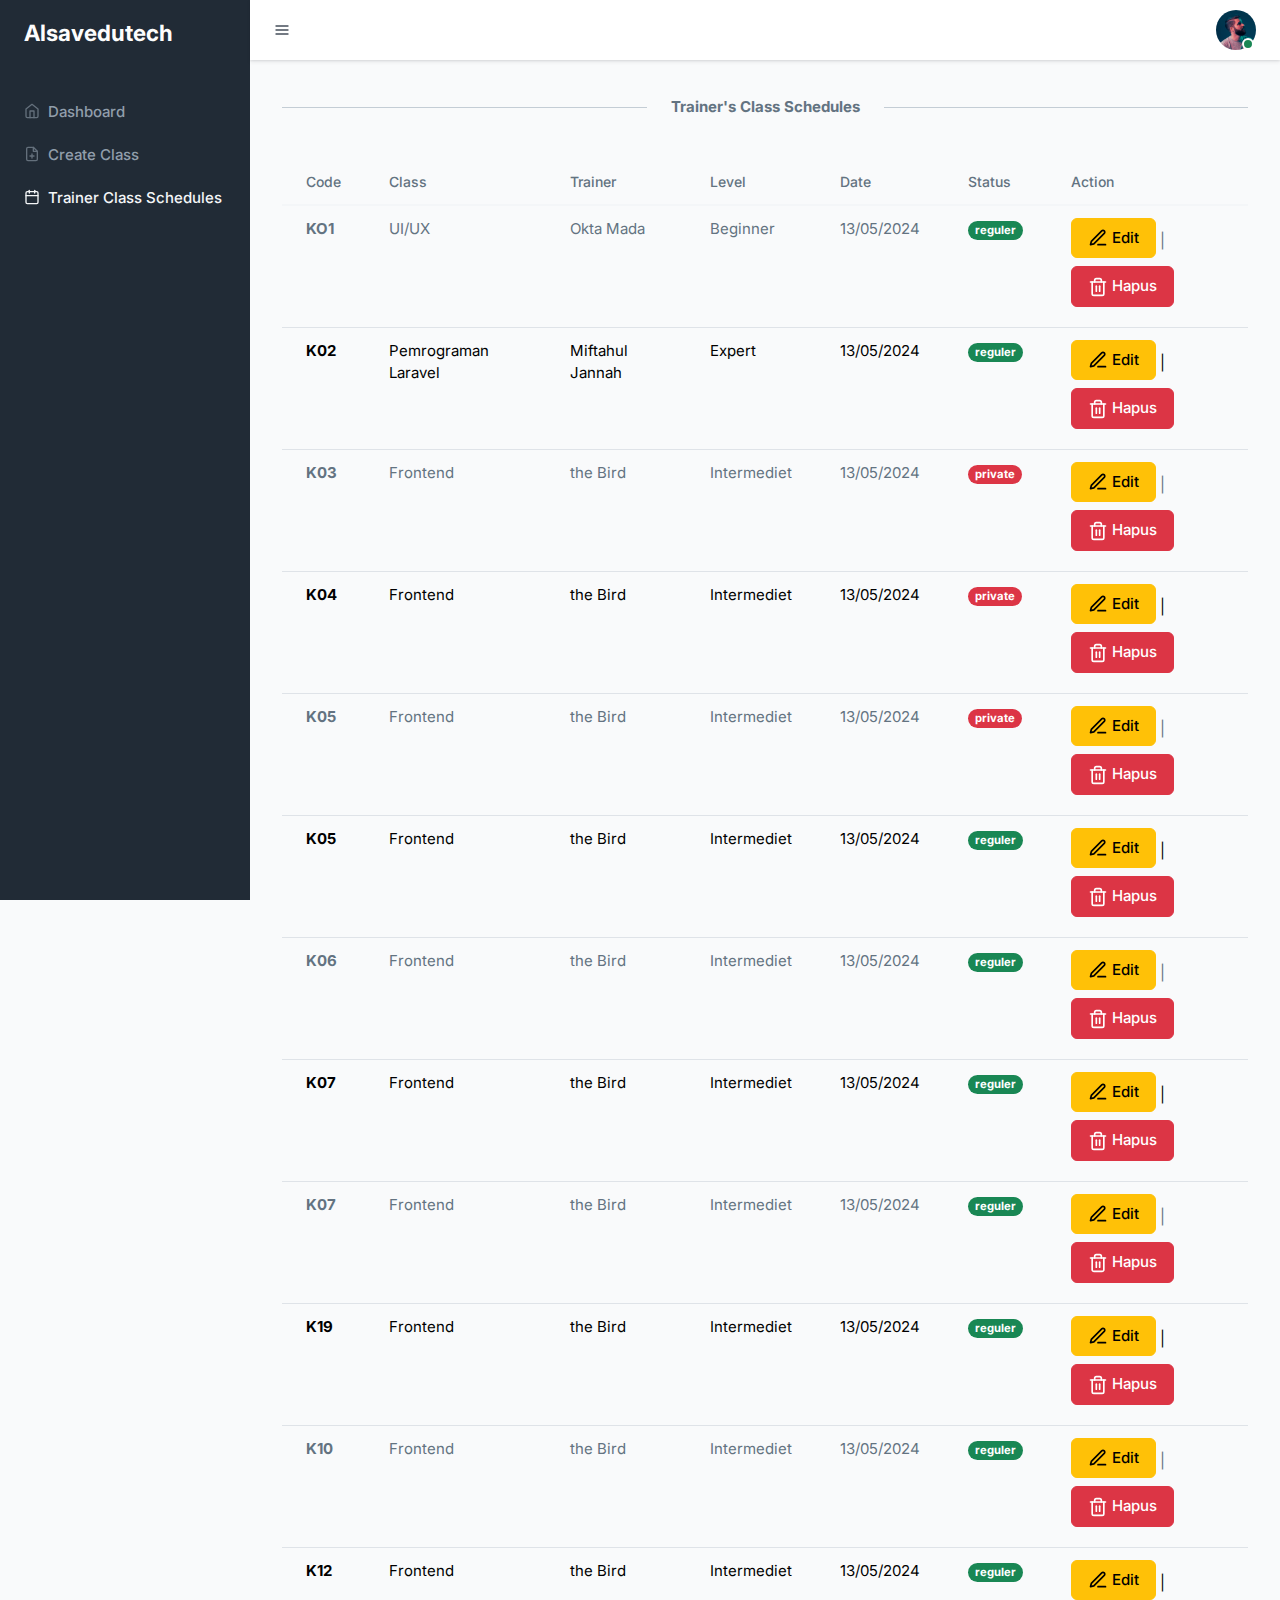
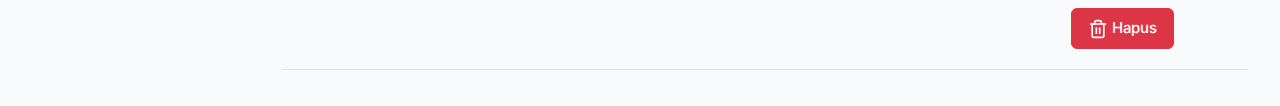
<file: dashboard/kurikulum/jadwal.html>
<!DOCTYPE html>
<html lang="en">
    <head>
        <!-- Required meta tags -->
        <meta charset="utf-8" />
        <meta name="viewport" content="width=device-width, initial-scale=1, shrink-to-fit=no" />

        <!-- Favicon icon-->
        <link rel="shortcut icon" type="image/x-icon" href="../../assets/images/favicon/favicon.ico" />

        <!-- Libs CSS -->

        <link href="../../assets/libs/bootstrap-icons/font/bootstrap-icons.css" rel="stylesheet" />
        <link href="../../assets/libs/dropzone/dist/dropzone.css" rel="stylesheet" />
        <link href="../../assets/libs/@mdi/font/css/materialdesignicons.min.css" rel="stylesheet" />
        <link href="../../assets/libs/prismjs/themes/prism-okaidia.css" rel="stylesheet" />

        <link rel="stylesheet" href="https://cdnjs.cloudflare.com/ajax/libs/twitter-bootstrap/5.3.0/css/bootstrap.min.css" />
        <link rel="stylesheet" href="https://cdn.datatables.net/2.0.2/css/dataTables.bootstrap5.css" />
        <!-- Theme CSS -->
        <link rel="stylesheet" href="../../assets/css/theme.min.css" />
        <title>Trainer's Class Schedule | Kurikulum</title>
    </head>

    <body class="bg-light">
        <div id="db-wrapper">
            <!-- navbar vertical -->
            <!-- Sidebar -->
            <nav class="navbar-vertical navbar">
                <div class="nav-scroller">
                    <!-- Brand logo -->
                    <a class="navbar-brand" href="index.html">
                        <p style="color: #fdfdfd; font-weight: bold; font-size: larger">Alsavedutech</p>
                        <!-- <img src="./assets/images/brand/logo/logo.svg" alt="" /> -->
                    </a>
                    <!-- Navbar nav -->
                    <ul class="navbar-nav flex-column" id="sideNavbar">
                        <li class="nav-item">
                            <a class="nav-link has-arrow" href="index.html">
                                <i data-feather="home" class="nav-icon icon-xs me-2"></i>
                                Dashboard
                            </a>
                        </li>
                        <li class="nav-item">
                            <a class="nav-link has-arrow" href="buat_kelas.html">
                                <i data-feather="file-plus" class="nav-icon icon-xs me-2"></i>
                                Create Class
                            </a>
                        </li>
                        <li class="nav-item">
                            <a class="nav-link has-arrow active" href="jadwal.html">
                                <i data-feather="calendar" class="nav-icon icon-xs me-2"></i>
                                Trainer Class Schedules
                            </a>
                        </li>
                    </ul>
                </div>
            </nav>
            <!-- Page content -->
            <div id="page-content">
                <div class="header @@classList">
                    <!-- navbar -->
                    <nav class="navbar-classic navbar navbar-expand-lg">
                        <a id="nav-toggle" href="#"><i data-feather="menu" class="nav-icon me-2 icon-xs"></i></a>
                        <div class="ms-lg-3 d-none d-md-none d-lg-block">
                            <!-- Form
                            <form class="d-flex align-items-center">
                                <input type="search" class="form-control" placeholder="Search" />
                            </form> -->
                        </div>
                        <!--Navbar nav -->
                        <ul class="navbar-nav navbar-right-wrap ms-auto d-flex nav-top-wrap">
                            <!-- List -->
                            <li class="dropdown ms-2">
                                <a class="rounded-circle" href="#" role="button" id="dropdownUser" data-bs-toggle="dropdown" aria-haspopup="true" aria-expanded="false">
                                    <div class="avatar avatar-md avatar-indicators avatar-online">
                                        <img alt="avatar" src="../../assets/images/avatar/avatar-1.jpg" class="rounded-circle" />
                                    </div>
                                </a>
                                <div class="dropdown-menu dropdown-menu-end" aria-labelledby="dropdownUser">
                                    <div class="px-4 pb-0 pt-2">
                                        <div class="lh-1">
                                            <h5 class="mb-1">Miftahul Jannah</h5>
                                            <a href="#" class="text-inherit fs-6">Curriculum</a>
                                        </div>
                                        <div class="dropdown-divider mt-3 mb-2"></div>
                                    </div>

                                    <ul class="list-unstyled">
                                        <li>
                                            <a class="dropdown-item" href="./index.html"> <i class="me-2 icon-xxs dropdown-item-icon" data-feather="power"></i>Sign Out </a>
                                        </li>
                                    </ul>
                                </div>
                            </li>
                        </ul>
                    </nav>
                </div>
                <!-- Container fluid -->
                <div class="container-fluid px-6 py-4">
                    <!-- card body -->
                    <div class="row">
                        <div class="col-xl-12 col-lg-12 col-md-12 col-sm-12 col-12">
                            <!-- text -->
                            <!-- <div class="text-center mb-7">
                                <h1 class="display-4">Layouts</h1>
                                <p>Customize your overview page layout. Choose the one that best fits your needs.</p>
                            </div> -->
                            <span class="divider fw-bold my-3">Trainer's Class Schedules</span>
                        </div>
                    </div>
                    <!-- tabel kelas -->
                    <div class="mt-5">
                        <div class="table-responsive">
                            <table id="example" class="table table-striped" style="width: 100%">
                                <thead>
                                    <tr>
                                        <th scope="col">Code</th>
                                        <th scope="col">Class</th>
                                        <th scope="col">Trainer</th>
                                        <th scope="col">Level</th>
                                        <th scope="col">Date</th>
                                        <th scope="col">Status</th>
                                        <th scope="col">Action</th>
                                    </tr>
                                </thead>
                                <tbody>
                                    <tr>
                                        <th>KO1</th>
                                        <td>UI/UX</td>
                                        <td>Okta Mada</td>
                                        <td>Beginner</td>
                                        <td>13/05/2024</td>
                                        <td><span class="badge rounded-pill bg-success"> reguler </span></td>
                                        <td>
                                            <button type="button" class="btn btn-warning mb-2" data-bs-toggle="modal" data-bs-target="#exampleModalCenter">
                                                <svg viewBox="0 0 24 24" width="20" height="20" stroke="currentColor" stroke-width="2" fill="none" stroke-linecap="round" stroke-linejoin="round" class="css-i6dzq1">
                                                    <path d="M12 20h9"></path>
                                                    <path d="M16.5 3.5a2.121 2.121 0 0 1 3 3L7 19l-4 1 1-4L16.5 3.5z"></path>
                                                </svg>
                                                Edit
                                            </button>
                                            |
                                            <button type="button" class="btn btn-danger mb-2">
                                                <svg viewBox="0 0 24 24" width="20" height="20" stroke="currentColor" stroke-width="2" fill="none" stroke-linecap="round" stroke-linejoin="round" class="css-i6dzq1">
                                                    <polyline points="3 6 5 6 21 6"></polyline>
                                                    <path d="M19 6v14a2 2 0 0 1-2 2H7a2 2 0 0 1-2-2V6m3 0V4a2 2 0 0 1 2-2h4a2 2 0 0 1 2 2v2"></path>
                                                    <line x1="10" y1="11" x2="10" y2="17"></line>
                                                    <line x1="14" y1="11" x2="14" y2="17"></line>
                                                </svg>
                                                Hapus
                                            </button>
                                        </td>
                                    </tr>

                                    <tr>
                                        <th>K02</th>
                                        <td>Pemrograman Laravel</td>
                                        <td>Miftahul Jannah</td>
                                        <td>Expert</td>
                                        <td>13/05/2024</td>
                                        <td><span class="badge rounded-pill bg-success"> reguler </span></td>
                                        <td>
                                            <button type="button" class="btn btn-warning mb-2" data-bs-toggle="modal" data-bs-target="#exampleModalCenter">
                                                <svg viewBox="0 0 24 24" width="20" height="20" stroke="currentColor" stroke-width="2" fill="none" stroke-linecap="round" stroke-linejoin="round" class="css-i6dzq1">
                                                    <path d="M12 20h9"></path>
                                                    <path d="M16.5 3.5a2.121 2.121 0 0 1 3 3L7 19l-4 1 1-4L16.5 3.5z"></path>
                                                </svg>
                                                Edit
                                            </button>
                                            |
                                            <button type="button" class="btn btn-danger mb-2">
                                                <svg viewBox="0 0 24 24" width="20" height="20" stroke="currentColor" stroke-width="2" fill="none" stroke-linecap="round" stroke-linejoin="round" class="css-i6dzq1">
                                                    <polyline points="3 6 5 6 21 6"></polyline>
                                                    <path d="M19 6v14a2 2 0 0 1-2 2H7a2 2 0 0 1-2-2V6m3 0V4a2 2 0 0 1 2-2h4a2 2 0 0 1 2 2v2"></path>
                                                    <line x1="10" y1="11" x2="10" y2="17"></line>
                                                    <line x1="14" y1="11" x2="14" y2="17"></line>
                                                </svg>
                                                Hapus
                                            </button>
                                        </td>
                                    </tr>

                                    <tr>
                                        <th>K03</th>
                                        <td>Frontend</td>
                                        <td>the Bird</td>
                                        <td>Intermediet</td>
                                        <td>13/05/2024</td>
                                        <td><span class="badge rounded-pill bg-danger">private</span></td>
                                        <td>
                                            <button type="button" class="btn btn-warning mb-2" data-bs-toggle="modal" data-bs-target="#exampleModalCenter">
                                                <svg viewBox="0 0 24 24" width="20" height="20" stroke="currentColor" stroke-width="2" fill="none" stroke-linecap="round" stroke-linejoin="round" class="css-i6dzq1">
                                                    <path d="M12 20h9"></path>
                                                    <path d="M16.5 3.5a2.121 2.121 0 0 1 3 3L7 19l-4 1 1-4L16.5 3.5z"></path>
                                                </svg>
                                                Edit
                                            </button>
                                            |
                                            <button type="button" class="btn btn-danger mb-2">
                                                <svg viewBox="0 0 24 24" width="20" height="20" stroke="currentColor" stroke-width="2" fill="none" stroke-linecap="round" stroke-linejoin="round" class="css-i6dzq1">
                                                    <polyline points="3 6 5 6 21 6"></polyline>
                                                    <path d="M19 6v14a2 2 0 0 1-2 2H7a2 2 0 0 1-2-2V6m3 0V4a2 2 0 0 1 2-2h4a2 2 0 0 1 2 2v2"></path>
                                                    <line x1="10" y1="11" x2="10" y2="17"></line>
                                                    <line x1="14" y1="11" x2="14" y2="17"></line>
                                                </svg>
                                                Hapus
                                            </button>
                                        </td>
                                    </tr>

                                    <tr>
                                        <th>K04</th>
                                        <td>Frontend</td>
                                        <td>the Bird</td>
                                        <td>Intermediet</td>
                                        <td>13/05/2024</td>
                                        <td><span class="badge rounded-pill bg-danger">private</span></td>
                                        <td>
                                            <button type="button" class="btn btn-warning mb-2" data-bs-toggle="modal" data-bs-target="#exampleModalCenter">
                                                <svg viewBox="0 0 24 24" width="20" height="20" stroke="currentColor" stroke-width="2" fill="none" stroke-linecap="round" stroke-linejoin="round" class="css-i6dzq1">
                                                    <path d="M12 20h9"></path>
                                                    <path d="M16.5 3.5a2.121 2.121 0 0 1 3 3L7 19l-4 1 1-4L16.5 3.5z"></path>
                                                </svg>
                                                Edit
                                            </button>
                                            |
                                            <button type="button" class="btn btn-danger mb-2">
                                                <svg viewBox="0 0 24 24" width="20" height="20" stroke="currentColor" stroke-width="2" fill="none" stroke-linecap="round" stroke-linejoin="round" class="css-i6dzq1">
                                                    <polyline points="3 6 5 6 21 6"></polyline>
                                                    <path d="M19 6v14a2 2 0 0 1-2 2H7a2 2 0 0 1-2-2V6m3 0V4a2 2 0 0 1 2-2h4a2 2 0 0 1 2 2v2"></path>
                                                    <line x1="10" y1="11" x2="10" y2="17"></line>
                                                    <line x1="14" y1="11" x2="14" y2="17"></line>
                                                </svg>
                                                Hapus
                                            </button>
                                        </td>
                                    </tr>

                                    <tr>
                                        <th>K05</th>
                                        <td>Frontend</td>
                                        <td>the Bird</td>
                                        <td>Intermediet</td>
                                        <td>13/05/2024</td>
                                        <td><span class="badge rounded-pill bg-danger">private</span></td>
                                        <td>
                                            <button type="button" class="btn btn-warning mb-2" data-bs-toggle="modal" data-bs-target="#exampleModalCenter">
                                                <svg viewBox="0 0 24 24" width="20" height="20" stroke="currentColor" stroke-width="2" fill="none" stroke-linecap="round" stroke-linejoin="round" class="css-i6dzq1">
                                                    <path d="M12 20h9"></path>
                                                    <path d="M16.5 3.5a2.121 2.121 0 0 1 3 3L7 19l-4 1 1-4L16.5 3.5z"></path>
                                                </svg>
                                                Edit
                                            </button>
                                            |
                                            <button type="button" class="btn btn-danger mb-2">
                                                <svg viewBox="0 0 24 24" width="20" height="20" stroke="currentColor" stroke-width="2" fill="none" stroke-linecap="round" stroke-linejoin="round" class="css-i6dzq1">
                                                    <polyline points="3 6 5 6 21 6"></polyline>
                                                    <path d="M19 6v14a2 2 0 0 1-2 2H7a2 2 0 0 1-2-2V6m3 0V4a2 2 0 0 1 2-2h4a2 2 0 0 1 2 2v2"></path>
                                                    <line x1="10" y1="11" x2="10" y2="17"></line>
                                                    <line x1="14" y1="11" x2="14" y2="17"></line>
                                                </svg>
                                                Hapus
                                            </button>
                                        </td>
                                    </tr>

                                    <tr>
                                        <th>K05</th>
                                        <td>Frontend</td>
                                        <td>the Bird</td>
                                        <td>Intermediet</td>
                                        <td>13/05/2024</td>
                                        <td><span class="badge rounded-pill bg-success"> reguler </span></td>
                                        <td>
                                            <button type="button" class="btn btn-warning mb-2" data-bs-toggle="modal" data-bs-target="#exampleModalCenter">
                                                <svg viewBox="0 0 24 24" width="20" height="20" stroke="currentColor" stroke-width="2" fill="none" stroke-linecap="round" stroke-linejoin="round" class="css-i6dzq1">
                                                    <path d="M12 20h9"></path>
                                                    <path d="M16.5 3.5a2.121 2.121 0 0 1 3 3L7 19l-4 1 1-4L16.5 3.5z"></path>
                                                </svg>
                                                Edit
                                            </button>
                                            |
                                            <button type="button" class="btn btn-danger mb-2">
                                                <svg viewBox="0 0 24 24" width="20" height="20" stroke="currentColor" stroke-width="2" fill="none" stroke-linecap="round" stroke-linejoin="round" class="css-i6dzq1">
                                                    <polyline points="3 6 5 6 21 6"></polyline>
                                                    <path d="M19 6v14a2 2 0 0 1-2 2H7a2 2 0 0 1-2-2V6m3 0V4a2 2 0 0 1 2-2h4a2 2 0 0 1 2 2v2"></path>
                                                    <line x1="10" y1="11" x2="10" y2="17"></line>
                                                    <line x1="14" y1="11" x2="14" y2="17"></line>
                                                </svg>
                                                Hapus
                                            </button>
                                        </td>
                                    </tr>

                                    <tr>
                                        <th>K06</th>
                                        <td>Frontend</td>
                                        <td>the Bird</td>
                                        <td>Intermediet</td>
                                        <td>13/05/2024</td>
                                        <td><span class="badge rounded-pill bg-success"> reguler </span></td>
                                        <td>
                                            <button type="button" class="btn btn-warning mb-2" data-bs-toggle="modal" data-bs-target="#exampleModalCenter">
                                                <svg viewBox="0 0 24 24" width="20" height="20" stroke="currentColor" stroke-width="2" fill="none" stroke-linecap="round" stroke-linejoin="round" class="css-i6dzq1">
                                                    <path d="M12 20h9"></path>
                                                    <path d="M16.5 3.5a2.121 2.121 0 0 1 3 3L7 19l-4 1 1-4L16.5 3.5z"></path>
                                                </svg>
                                                Edit
                                            </button>
                                            |
                                            <button type="button" class="btn btn-danger mb-2">
                                                <svg viewBox="0 0 24 24" width="20" height="20" stroke="currentColor" stroke-width="2" fill="none" stroke-linecap="round" stroke-linejoin="round" class="css-i6dzq1">
                                                    <polyline points="3 6 5 6 21 6"></polyline>
                                                    <path d="M19 6v14a2 2 0 0 1-2 2H7a2 2 0 0 1-2-2V6m3 0V4a2 2 0 0 1 2-2h4a2 2 0 0 1 2 2v2"></path>
                                                    <line x1="10" y1="11" x2="10" y2="17"></line>
                                                    <line x1="14" y1="11" x2="14" y2="17"></line>
                                                </svg>
                                                Hapus
                                            </button>
                                        </td>
                                    </tr>

                                    <tr>
                                        <th>K07</th>
                                        <td>Frontend</td>
                                        <td>the Bird</td>
                                        <td>Intermediet</td>
                                        <td>13/05/2024</td>
                                        <td><span class="badge rounded-pill bg-success"> reguler </span></td>
                                        <td>
                                            <button type="button" class="btn btn-warning mb-2" data-bs-toggle="modal" data-bs-target="#exampleModalCenter">
                                                <svg viewBox="0 0 24 24" width="20" height="20" stroke="currentColor" stroke-width="2" fill="none" stroke-linecap="round" stroke-linejoin="round" class="css-i6dzq1">
                                                    <path d="M12 20h9"></path>
                                                    <path d="M16.5 3.5a2.121 2.121 0 0 1 3 3L7 19l-4 1 1-4L16.5 3.5z"></path>
                                                </svg>
                                                Edit
                                            </button>
                                            |
                                            <button type="button" class="btn btn-danger mb-2">
                                                <svg viewBox="0 0 24 24" width="20" height="20" stroke="currentColor" stroke-width="2" fill="none" stroke-linecap="round" stroke-linejoin="round" class="css-i6dzq1">
                                                    <polyline points="3 6 5 6 21 6"></polyline>
                                                    <path d="M19 6v14a2 2 0 0 1-2 2H7a2 2 0 0 1-2-2V6m3 0V4a2 2 0 0 1 2-2h4a2 2 0 0 1 2 2v2"></path>
                                                    <line x1="10" y1="11" x2="10" y2="17"></line>
                                                    <line x1="14" y1="11" x2="14" y2="17"></line>
                                                </svg>
                                                Hapus
                                            </button>
                                        </td>
                                    </tr>

                                    <tr>
                                        <th>K07</th>
                                        <td>Frontend</td>
                                        <td>the Bird</td>
                                        <td>Intermediet</td>
                                        <td>13/05/2024</td>
                                        <td><span class="badge rounded-pill bg-success"> reguler </span></td>
                                        <td>
                                            <button type="button" class="btn btn-warning mb-2" data-bs-toggle="modal" data-bs-target="#exampleModalCenter">
                                                <svg viewBox="0 0 24 24" width="20" height="20" stroke="currentColor" stroke-width="2" fill="none" stroke-linecap="round" stroke-linejoin="round" class="css-i6dzq1">
                                                    <path d="M12 20h9"></path>
                                                    <path d="M16.5 3.5a2.121 2.121 0 0 1 3 3L7 19l-4 1 1-4L16.5 3.5z"></path>
                                                </svg>
                                                Edit
                                            </button>
                                            |
                                            <button type="button" class="btn btn-danger mb-2">
                                                <svg viewBox="0 0 24 24" width="20" height="20" stroke="currentColor" stroke-width="2" fill="none" stroke-linecap="round" stroke-linejoin="round" class="css-i6dzq1">
                                                    <polyline points="3 6 5 6 21 6"></polyline>
                                                    <path d="M19 6v14a2 2 0 0 1-2 2H7a2 2 0 0 1-2-2V6m3 0V4a2 2 0 0 1 2-2h4a2 2 0 0 1 2 2v2"></path>
                                                    <line x1="10" y1="11" x2="10" y2="17"></line>
                                                    <line x1="14" y1="11" x2="14" y2="17"></line>
                                                </svg>
                                                Hapus
                                            </button>
                                        </td>
                                    </tr>

                                    <tr>
                                        <th>K19</th>
                                        <td>Frontend</td>
                                        <td>the Bird</td>
                                        <td>Intermediet</td>
                                        <td>13/05/2024</td>
                                        <td><span class="badge rounded-pill bg-success"> reguler </span></td>
                                        <td>
                                            <button type="button" class="btn btn-warning mb-2" data-bs-toggle="modal" data-bs-target="#exampleModalCenter">
                                                <svg viewBox="0 0 24 24" width="20" height="20" stroke="currentColor" stroke-width="2" fill="none" stroke-linecap="round" stroke-linejoin="round" class="css-i6dzq1">
                                                    <path d="M12 20h9"></path>
                                                    <path d="M16.5 3.5a2.121 2.121 0 0 1 3 3L7 19l-4 1 1-4L16.5 3.5z"></path>
                                                </svg>
                                                Edit
                                            </button>
                                            |
                                            <button type="button" class="btn btn-danger mb-2">
                                                <svg viewBox="0 0 24 24" width="20" height="20" stroke="currentColor" stroke-width="2" fill="none" stroke-linecap="round" stroke-linejoin="round" class="css-i6dzq1">
                                                    <polyline points="3 6 5 6 21 6"></polyline>
                                                    <path d="M19 6v14a2 2 0 0 1-2 2H7a2 2 0 0 1-2-2V6m3 0V4a2 2 0 0 1 2-2h4a2 2 0 0 1 2 2v2"></path>
                                                    <line x1="10" y1="11" x2="10" y2="17"></line>
                                                    <line x1="14" y1="11" x2="14" y2="17"></line>
                                                </svg>
                                                Hapus
                                            </button>
                                        </td>
                                    </tr>

                                    <tr>
                                        <th>K10</th>
                                        <td>Frontend</td>
                                        <td>the Bird</td>
                                        <td>Intermediet</td>
                                        <td>13/05/2024</td>
                                        <td><span class="badge rounded-pill bg-success"> reguler </span></td>
                                        <td>
                                            <button type="button" class="btn btn-warning mb-2" data-bs-toggle="modal" data-bs-target="#exampleModalCenter">
                                                <svg viewBox="0 0 24 24" width="20" height="20" stroke="currentColor" stroke-width="2" fill="none" stroke-linecap="round" stroke-linejoin="round" class="css-i6dzq1">
                                                    <path d="M12 20h9"></path>
                                                    <path d="M16.5 3.5a2.121 2.121 0 0 1 3 3L7 19l-4 1 1-4L16.5 3.5z"></path>
                                                </svg>
                                                Edit
                                            </button>
                                            |
                                            <button type="button" class="btn btn-danger mb-2">
                                                <svg viewBox="0 0 24 24" width="20" height="20" stroke="currentColor" stroke-width="2" fill="none" stroke-linecap="round" stroke-linejoin="round" class="css-i6dzq1">
                                                    <polyline points="3 6 5 6 21 6"></polyline>
                                                    <path d="M19 6v14a2 2 0 0 1-2 2H7a2 2 0 0 1-2-2V6m3 0V4a2 2 0 0 1 2-2h4a2 2 0 0 1 2 2v2"></path>
                                                    <line x1="10" y1="11" x2="10" y2="17"></line>
                                                    <line x1="14" y1="11" x2="14" y2="17"></line>
                                                </svg>
                                                Hapus
                                            </button>
                                        </td>
                                    </tr>

                                    <tr>
                                        <th>K12</th>
                                        <td>Frontend</td>
                                        <td>the Bird</td>
                                        <td>Intermediet</td>
                                        <td>13/05/2024</td>
                                        <td><span class="badge rounded-pill bg-success"> reguler </span></td>
                                        <td>
                                            <button type="button" class="btn btn-warning mb-2" data-bs-toggle="modal" data-bs-target="#exampleModalCenter">
                                                <svg viewBox="0 0 24 24" width="20" height="20" stroke="currentColor" stroke-width="2" fill="none" stroke-linecap="round" stroke-linejoin="round" class="css-i6dzq1">
                                                    <path d="M12 20h9"></path>
                                                    <path d="M16.5 3.5a2.121 2.121 0 0 1 3 3L7 19l-4 1 1-4L16.5 3.5z"></path>
                                                </svg>
                                                Edit
                                            </button>
                                            |
                                            <button type="button" class="btn btn-danger mb-2">
                                                <svg viewBox="0 0 24 24" width="20" height="20" stroke="currentColor" stroke-width="2" fill="none" stroke-linecap="round" stroke-linejoin="round" class="css-i6dzq1">
                                                    <polyline points="3 6 5 6 21 6"></polyline>
                                                    <path d="M19 6v14a2 2 0 0 1-2 2H7a2 2 0 0 1-2-2V6m3 0V4a2 2 0 0 1 2-2h4a2 2 0 0 1 2 2v2"></path>
                                                    <line x1="10" y1="11" x2="10" y2="17"></line>
                                                    <line x1="14" y1="11" x2="14" y2="17"></line>
                                                </svg>
                                                Hapus
                                            </button>
                                        </td>
                                    </tr>
                                </tbody>
                            </table>
                        </div>
                    </div>
                    <!-- end -->

                    <!-- Modal -->
                    <div class="modal fade gd-example-modal-lg" id="exampleModalCenter" tabindex="-1" role="dialog" aria-labelledby="myLargeModalLabel" aria-hidden="true">
                        <div class="modal-dialog modal-lg">
                            <div class="modal-content">
                                <div class="modal-header">
                                    <h5 class="modal-title" id="exampleModalCenterTitle">Edit Class Schedules</h5>
                                </div>
                                <div class="modal-body">
                                    <table class="table">
                                        <tbody>
                                            <tr data-dt-row="99" data-dt-column="2">
                                                <td>Code:</td>
                                                <td>
                                                    <input type="text" class="form-control" id="defaultFormControlInput" placeholder="John Doe" aria-describedby="defaultFormControlHelp" />
                                                </td>

                                                <td>Class Name:</td>
                                                <td>
                                                    <input type="text" class="form-control" id="defaultFormControlInput" placeholder="John Doe" aria-describedby="defaultFormControlHelp" />
                                                </td>
                                            </tr>
                                            <tr data-dt-row="99" data-dt-column="4">
                                                <td>Trainer:</td>
                                                <td>
                                                    <input type="text" class="form-control" id="defaultFormControlInput" placeholder="John Doe" aria-describedby="defaultFormControlHelp" />
                                                </td>

                                                <td>Date:</td>
                                                <td>
                                                    <input type="date" class="form-control" id="defaultFormControlInput" placeholder="John Doe" aria-describedby="defaultFormControlHelp" />
                                                </td>
                                            </tr>
                                            <tr data-dt-row="99" data-dt-column="3">
                                                <td>Class Level:</td>
                                                <td>
                                                    <select class="form-select" id="validationCustom04" required>
                                                        <option selected disabled value="">Choose Level</option>
                                                        <option>Beginner</option>
                                                        <option>Intermediet</option>
                                                        <option>Expert</option>
                                                    </select>
                                                    <div class="invalid-feedback">Please select a valid state.</div>
                                                </td>

                                                <td>Status:</td>
                                                <td>
                                                    <select class="form-select" id="validationCustom04" required>
                                                        <option selected disabled value="">Choose Status</option>
                                                        <option>private</option>
                                                        <option>reguler</option>
                                                    </select>
                                                    <div class="invalid-feedback">Please select a valid state.</div>
                                                </td>
                                            </tr>
                                        </tbody>
                                    </table>
                                </div>
                                <div class="modal-footer">
                                    <button type="button" class="btn btn-outline-secondary" data-bs-dismiss="modal">Ya, Batal</button>
                                    <button type="button" class="btn btn-success">
                                        <svg viewBox="0 0 24 24" width="20" height="20" stroke="currentColor" stroke-width="2" fill="none" stroke-linecap="round" stroke-linejoin="round" class="css-i6dzq1">
                                            <path d="M19 21H5a2 2 0 0 1-2-2V5a2 2 0 0 1 2-2h11l5 5v11a2 2 0 0 1-2 2z"></path>
                                            <polyline points="17 21 17 13 7 13 7 21"></polyline>
                                            <polyline points="7 3 7 8 15 8"></polyline>
                                        </svg>
                                        Simpan
                                    </button>
                                </div>
                            </div>
                        </div>
                    </div>
                    <!-- end -->
                </div>
            </div>
        </div>

        <!-- Scripts -->
        <!-- Libs JS -->
        <script defer src="https://code.jquery.com/jquery-3.7.1.js"></script>
        <script defer src="https://cdn.datatables.net/2.0.2/js/dataTables.js"></script>
        <script defer src="https://cdn.datatables.net/2.0.2/js/dataTables.bootstrap5.js"></script>

        <script src="../../assets/libs/jquery/dist/jquery.min.js"></script>
        <script src="../../assets/libs/bootstrap/dist/js/bootstrap.bundle.min.js"></script>
        <script src="../../assets/libs/jquery-slimscroll/jquery.slimscroll.min.js"></script>
        <script src="../../assets/libs/feather-icons/dist/feather.min.js"></script>
        <script src="../../assets/libs/prismjs/prism.js"></script>
        <script src="../../assets/libs/apexcharts/dist/apexcharts.min.js"></script>
        <script src="../../assets/libs/dropzone/dist/min/dropzone.min.js"></script>
        <script src="../../assets/libs/prismjs/plugins/toolbar/prism-toolbar.min.js"></script>
        <script src="../../assets/libs/prismjs/plugins/copy-to-clipboard/prism-copy-to-clipboard.min.js"></script>

        <!-- Theme JS -->
        <script src="../../assets/js/theme.min.js"></script>
        <script defer src="../../assets/script.js"></script>
    </body>
</html>
</file>
<file: assets/libs/dropzone/dist/dropzone.css>
@-webkit-keyframes passing-through {
    0% {
        opacity: 0;
        -webkit-transform: translateY(40px);
        -moz-transform: translateY(40px);
        -ms-transform: translateY(40px);
        -o-transform: translateY(40px);
        transform: translateY(40px);
    }

    30%,
    70% {
        opacity: 1;
        -webkit-transform: translateY(0px);
        -moz-transform: translateY(0px);
        -ms-transform: translateY(0px);
        -o-transform: translateY(0px);
        transform: translateY(0px);
    }

    100% {
        opacity: 0;
        -webkit-transform: translateY(-40px);
        -moz-transform: translateY(-40px);
        -ms-transform: translateY(-40px);
        -o-transform: translateY(-40px);
        transform: translateY(-40px);
    }
}

@-moz-keyframes passing-through {
    0% {
        opacity: 0;
        -webkit-transform: translateY(40px);
        -moz-transform: translateY(40px);
        -ms-transform: translateY(40px);
        -o-transform: translateY(40px);
        transform: translateY(40px);
    }

    30%,
    70% {
        opacity: 1;
        -webkit-transform: translateY(0px);
        -moz-transform: translateY(0px);
        -ms-transform: translateY(0px);
        -o-transform: translateY(0px);
        transform: translateY(0px);
    }

    100% {
        opacity: 0;
        -webkit-transform: translateY(-40px);
        -moz-transform: translateY(-40px);
        -ms-transform: translateY(-40px);
        -o-transform: translateY(-40px);
        transform: translateY(-40px);
    }
}

@keyframes passing-through {
    0% {
        opacity: 0;
        -webkit-transform: translateY(40px);
        -moz-transform: translateY(40px);
        -ms-transform: translateY(40px);
        -o-transform: translateY(40px);
        transform: translateY(40px);
    }

    30%,
    70% {
        opacity: 1;
        -webkit-transform: translateY(0px);
        -moz-transform: translateY(0px);
        -ms-transform: translateY(0px);
        -o-transform: translateY(0px);
        transform: translateY(0px);
    }

    100% {
        opacity: 0;
        -webkit-transform: translateY(-40px);
        -moz-transform: translateY(-40px);
        -ms-transform: translateY(-40px);
        -o-transform: translateY(-40px);
        transform: translateY(-40px);
    }
}

@-webkit-keyframes slide-in {
    0% {
        opacity: 0;
        -webkit-transform: translateY(40px);
        -moz-transform: translateY(40px);
        -ms-transform: translateY(40px);
        -o-transform: translateY(40px);
        transform: translateY(40px);
    }

    30% {
        opacity: 1;
        -webkit-transform: translateY(0px);
        -moz-transform: translateY(0px);
        -ms-transform: translateY(0px);
        -o-transform: translateY(0px);
        transform: translateY(0px);
    }
}

@-moz-keyframes slide-in {
    0% {
        opacity: 0;
        -webkit-transform: translateY(40px);
        -moz-transform: translateY(40px);
        -ms-transform: translateY(40px);
        -o-transform: translateY(40px);
        transform: translateY(40px);
    }

    30% {
        opacity: 1;
        -webkit-transform: translateY(0px);
        -moz-transform: translateY(0px);
        -ms-transform: translateY(0px);
        -o-transform: translateY(0px);
        transform: translateY(0px);
    }
}

@keyframes slide-in {
    0% {
        opacity: 0;
        -webkit-transform: translateY(40px);
        -moz-transform: translateY(40px);
        -ms-transform: translateY(40px);
        -o-transform: translateY(40px);
        transform: translateY(40px);
    }

    30% {
        opacity: 1;
        -webkit-transform: translateY(0px);
        -moz-transform: translateY(0px);
        -ms-transform: translateY(0px);
        -o-transform: translateY(0px);
        transform: translateY(0px);
    }
}

@-webkit-keyframes pulse {
    0% {
        -webkit-transform: scale(1);
        -moz-transform: scale(1);
        -ms-transform: scale(1);
        -o-transform: scale(1);
        transform: scale(1);
    }

    10% {
        -webkit-transform: scale(1.1);
        -moz-transform: scale(1.1);
        -ms-transform: scale(1.1);
        -o-transform: scale(1.1);
        transform: scale(1.1);
    }

    20% {
        -webkit-transform: scale(1);
        -moz-transform: scale(1);
        -ms-transform: scale(1);
        -o-transform: scale(1);
        transform: scale(1);
    }
}

@-moz-keyframes pulse {
    0% {
        -webkit-transform: scale(1);
        -moz-transform: scale(1);
        -ms-transform: scale(1);
        -o-transform: scale(1);
        transform: scale(1);
    }

    10% {
        -webkit-transform: scale(1.1);
        -moz-transform: scale(1.1);
        -ms-transform: scale(1.1);
        -o-transform: scale(1.1);
        transform: scale(1.1);
    }

    20% {
        -webkit-transform: scale(1);
        -moz-transform: scale(1);
        -ms-transform: scale(1);
        -o-transform: scale(1);
        transform: scale(1);
    }
}

@keyframes pulse {
    0% {
        -webkit-transform: scale(1);
        -moz-transform: scale(1);
        -ms-transform: scale(1);
        -o-transform: scale(1);
        transform: scale(1);
    }

    10% {
        -webkit-transform: scale(1.1);
        -moz-transform: scale(1.1);
        -ms-transform: scale(1.1);
        -o-transform: scale(1.1);
        transform: scale(1.1);
    }

    20% {
        -webkit-transform: scale(1);
        -moz-transform: scale(1);
        -ms-transform: scale(1);
        -o-transform: scale(1);
        transform: scale(1);
    }
}

.dropzone,
.dropzone * {
    box-sizing: border-box;
}

.dropzone {
    min-height: 150px;
    border: 2px solid rgba(0, 0, 0, 0.3);
    background: white;
    padding: 20px 20px;
}

.dropzone.dz-clickable {
    cursor: pointer;
}

.dropzone.dz-clickable * {
    cursor: default;
}

.dropzone.dz-clickable .dz-message,
.dropzone.dz-clickable .dz-message * {
    cursor: pointer;
}

.dropzone.dz-started .dz-message {
    display: none;
}

.dropzone.dz-drag-hover {
    border-style: solid;
}

.dropzone.dz-drag-hover .dz-message {
    opacity: 0.5;
}

.dropzone .dz-message {
    text-align: center;
    margin: 2em 0;
}

.dropzone .dz-message .dz-button {
    background: none;
    color: inherit;
    border: none;
    padding: 0;
    font: inherit;
    cursor: pointer;
    outline: inherit;
}

.dropzone .dz-preview {
    position: relative;
    display: inline-block;
    vertical-align: top;
    margin: 16px;
    min-height: 100px;
}

.dropzone .dz-preview:hover {
    z-index: 1000;
}

.dropzone .dz-preview:hover .dz-details {
    opacity: 1;
}

.dropzone .dz-preview.dz-file-preview .dz-image {
    border-radius: 20px;
    background: #999;
    background: linear-gradient(to bottom, #eee, #ddd);
}

.dropzone .dz-preview.dz-file-preview .dz-details {
    opacity: 1;
}

.dropzone .dz-preview.dz-image-preview {
    background: white;
}

.dropzone .dz-preview.dz-image-preview .dz-details {
    -webkit-transition: opacity 0.2s linear;
    -moz-transition: opacity 0.2s linear;
    -ms-transition: opacity 0.2s linear;
    -o-transition: opacity 0.2s linear;
    transition: opacity 0.2s linear;
}

.dropzone .dz-preview .dz-remove {
    font-size: 14px;
    text-align: center;
    display: block;
    cursor: pointer;
    border: none;
}

.dropzone .dz-preview .dz-remove:hover {
    text-decoration: underline;
}

.dropzone .dz-preview:hover .dz-details {
    opacity: 1;
}

.dropzone .dz-preview .dz-details {
    z-index: 20;
    position: absolute;
    top: 0;
    left: 0;
    opacity: 0;
    font-size: 13px;
    min-width: 100%;
    max-width: 100%;
    padding: 2em 1em;
    text-align: center;
    color: rgba(0, 0, 0, 0.9);
    line-height: 150%;
}

.dropzone .dz-preview .dz-details .dz-size {
    margin-bottom: 1em;
    font-size: 16px;
}

.dropzone .dz-preview .dz-details .dz-filename {
    white-space: nowrap;
}

.dropzone .dz-preview .dz-details .dz-filename:hover span {
    border: 1px solid rgba(200, 200, 200, 0.8);
    background-color: rgba(255, 255, 255, 0.8);
}

.dropzone .dz-preview .dz-details .dz-filename:not(:hover) {
    overflow: hidden;
    text-overflow: ellipsis;
}

.dropzone .dz-preview .dz-details .dz-filename:not(:hover) span {
    border: 1px solid transparent;
}

.dropzone .dz-preview .dz-details .dz-filename span,
.dropzone .dz-preview .dz-details .dz-size span {
    background-color: rgba(255, 255, 255, 0.4);
    padding: 0 0.4em;
    border-radius: 3px;
}

.dropzone .dz-preview:hover .dz-image img {
    -webkit-transform: scale(1.05, 1.05);
    -moz-transform: scale(1.05, 1.05);
    -ms-transform: scale(1.05, 1.05);
    -o-transform: scale(1.05, 1.05);
    transform: scale(1.05, 1.05);
    -webkit-filter: blur(8px);
    filter: blur(8px);
}

.dropzone .dz-preview .dz-image {
    border-radius: 20px;
    overflow: hidden;
    width: 120px;
    height: 120px;
    position: relative;
    display: block;
    z-index: 10;
}

.dropzone .dz-preview .dz-image img {
    display: block;
}

.dropzone .dz-preview.dz-success .dz-success-mark {
    -webkit-animation: passing-through 3s cubic-bezier(0.77, 0, 0.175, 1);
    -moz-animation: passing-through 3s cubic-bezier(0.77, 0, 0.175, 1);
    -ms-animation: passing-through 3s cubic-bezier(0.77, 0, 0.175, 1);
    -o-animation: passing-through 3s cubic-bezier(0.77, 0, 0.175, 1);
    animation: passing-through 3s cubic-bezier(0.77, 0, 0.175, 1);
}

.dropzone .dz-preview.dz-error .dz-error-mark {
    opacity: 1;
    -webkit-animation: slide-in 3s cubic-bezier(0.77, 0, 0.175, 1);
    -moz-animation: slide-in 3s cubic-bezier(0.77, 0, 0.175, 1);
    -ms-animation: slide-in 3s cubic-bezier(0.77, 0, 0.175, 1);
    -o-animation: slide-in 3s cubic-bezier(0.77, 0, 0.175, 1);
    animation: slide-in 3s cubic-bezier(0.77, 0, 0.175, 1);
}

.dropzone .dz-preview .dz-success-mark,
.dropzone .dz-preview .dz-error-mark {
    pointer-events: none;
    opacity: 0;
    z-index: 500;
    position: absolute;
    display: block;
    top: 50%;
    left: 50%;
    margin-left: -27px;
    margin-top: -27px;
}

.dropzone .dz-preview .dz-success-mark svg,
.dropzone .dz-preview .dz-error-mark svg {
    display: block;
    width: 54px;
    height: 54px;
}

.dropzone .dz-preview.dz-processing .dz-progress {
    opacity: 1;
    -webkit-transition: all 0.2s linear;
    -moz-transition: all 0.2s linear;
    -ms-transition: all 0.2s linear;
    -o-transition: all 0.2s linear;
    transition: all 0.2s linear;
}

.dropzone .dz-preview.dz-complete .dz-progress {
    opacity: 0;
    -webkit-transition: opacity 0.4s ease-in;
    -moz-transition: opacity 0.4s ease-in;
    -ms-transition: opacity 0.4s ease-in;
    -o-transition: opacity 0.4s ease-in;
    transition: opacity 0.4s ease-in;
}

.dropzone .dz-preview:not(.dz-processing) .dz-progress {
    -webkit-animation: pulse 6s ease infinite;
    -moz-animation: pulse 6s ease infinite;
    -ms-animation: pulse 6s ease infinite;
    -o-animation: pulse 6s ease infinite;
    animation: pulse 6s ease infinite;
}

.dropzone .dz-preview .dz-progress {
    opacity: 1;
    z-index: 1000;
    pointer-events: none;
    position: absolute;
    height: 16px;
    left: 50%;
    top: 50%;
    margin-top: -8px;
    width: 80px;
    margin-left: -40px;
    background: rgba(255, 255, 255, 0.9);
    -webkit-transform: scale(1);
    border-radius: 8px;
    overflow: hidden;
}

.dropzone .dz-preview .dz-progress .dz-upload {
    background: #333;
    background: linear-gradient(to bottom, #666, #444);
    position: absolute;
    top: 0;
    left: 0;
    bottom: 0;
    width: 0;
    -webkit-transition: width 300ms ease-in-out;
    -moz-transition: width 300ms ease-in-out;
    -ms-transition: width 300ms ease-in-out;
    -o-transition: width 300ms ease-in-out;
    transition: width 300ms ease-in-out;
}

.dropzone .dz-preview.dz-error .dz-error-message {
    display: block;
}

.dropzone .dz-preview.dz-error:hover .dz-error-message {
    opacity: 1;
    pointer-events: auto;
}

.dropzone .dz-preview .dz-error-message {
    pointer-events: none;
    z-index: 1000;
    position: absolute;
    display: block;
    display: none;
    opacity: 0;
    -webkit-transition: opacity 0.3s ease;
    -moz-transition: opacity 0.3s ease;
    -ms-transition: opacity 0.3s ease;
    -o-transition: opacity 0.3s ease;
    transition: opacity 0.3s ease;
    border-radius: 8px;
    font-size: 13px;
    top: 130px;
    left: -10px;
    width: 140px;
    background: #be2626;
    background: linear-gradient(to bottom, #be2626, #a92222);
    padding: 0.5em 1.2em;
    color: white;
}

.dropzone .dz-preview .dz-error-message:after {
    content: "";
    position: absolute;
    top: -6px;
    left: 64px;
    width: 0;
    height: 0;
    border-left: 6px solid transparent;
    border-right: 6px solid transparent;
    border-bottom: 6px solid #be2626;
}
</file>
<file: assets/libs/prismjs/themes/prism-okaidia.css>
/**
 * okaidia theme for JavaScript, CSS and HTML
 * Loosely based on Monokai textmate theme by http://www.monokai.nl/
 * @author ocodia
 */

code[class*="language-"],
pre[class*="language-"] {
    color: #f8f8f2;
    background: none;
    text-shadow: 0 1px rgba(0, 0, 0, 0.3);
    font-family: Consolas, Monaco, 'Andale Mono', 'Ubuntu Mono', monospace;
    font-size: 1em;
    text-align: left;
    white-space: pre;
    word-spacing: normal;
    word-break: normal;
    word-wrap: normal;
    line-height: 1.5;

    -moz-tab-size: 4;
    -o-tab-size: 4;
    tab-size: 4;

    -webkit-hyphens: none;
    -moz-hyphens: none;
    -ms-hyphens: none;
    hyphens: none;
}

/* Code blocks */
pre[class*="language-"] {
    padding: 1em;
    margin: .5em 0;
    overflow: auto;
    border-radius: 0.3em;
}

:not(pre)>code[class*="language-"],
pre[class*="language-"] {
    background: #272822;
}

/* Inline code */
:not(pre)>code[class*="language-"] {
    padding: .1em;
    border-radius: .3em;
    white-space: normal;
}

.token.comment,
.token.prolog,
.token.doctype,
.token.cdata {
    color: #8292a2;
}

.token.punctuation {
    color: #f8f8f2;
}

.token.namespace {
    opacity: .7;
}

.token.property,
.token.tag,
.token.constant,
.token.symbol,
.token.deleted {
    color: #f92672;
}

.token.boolean,
.token.number {
    color: #ae81ff;
}

.token.selector,
.token.attr-name,
.token.string,
.token.char,
.token.builtin,
.token.inserted {
    color: #a6e22e;
}

.token.operator,
.token.entity,
.token.url,
.language-css .token.string,
.style .token.string,
.token.variable {
    color: #f8f8f2;
}

.token.atrule,
.token.attr-value,
.token.function,
.token.class-name {
    color: #e6db74;
}

.token.keyword {
    color: #66d9ef;
}

.token.regex,
.token.important {
    color: #fd971f;
}

.token.important,
.token.bold {
    font-weight: bold;
}

.token.italic {
    font-style: italic;
}

.token.entity {
    cursor: help;
}
</file>
<file: css/style.css>
.half,
.half .container>.row {
  height: 100vh;
}



.half .contents,
.half .bg {
  width: 50%;
}

@media (max-width: 1199.98px) {

  .half .contents,
  .half .bg {
    width: 100%;
  }
}


.half .bg {
  background-size: cover;
  background-position: center;
}
</file>
